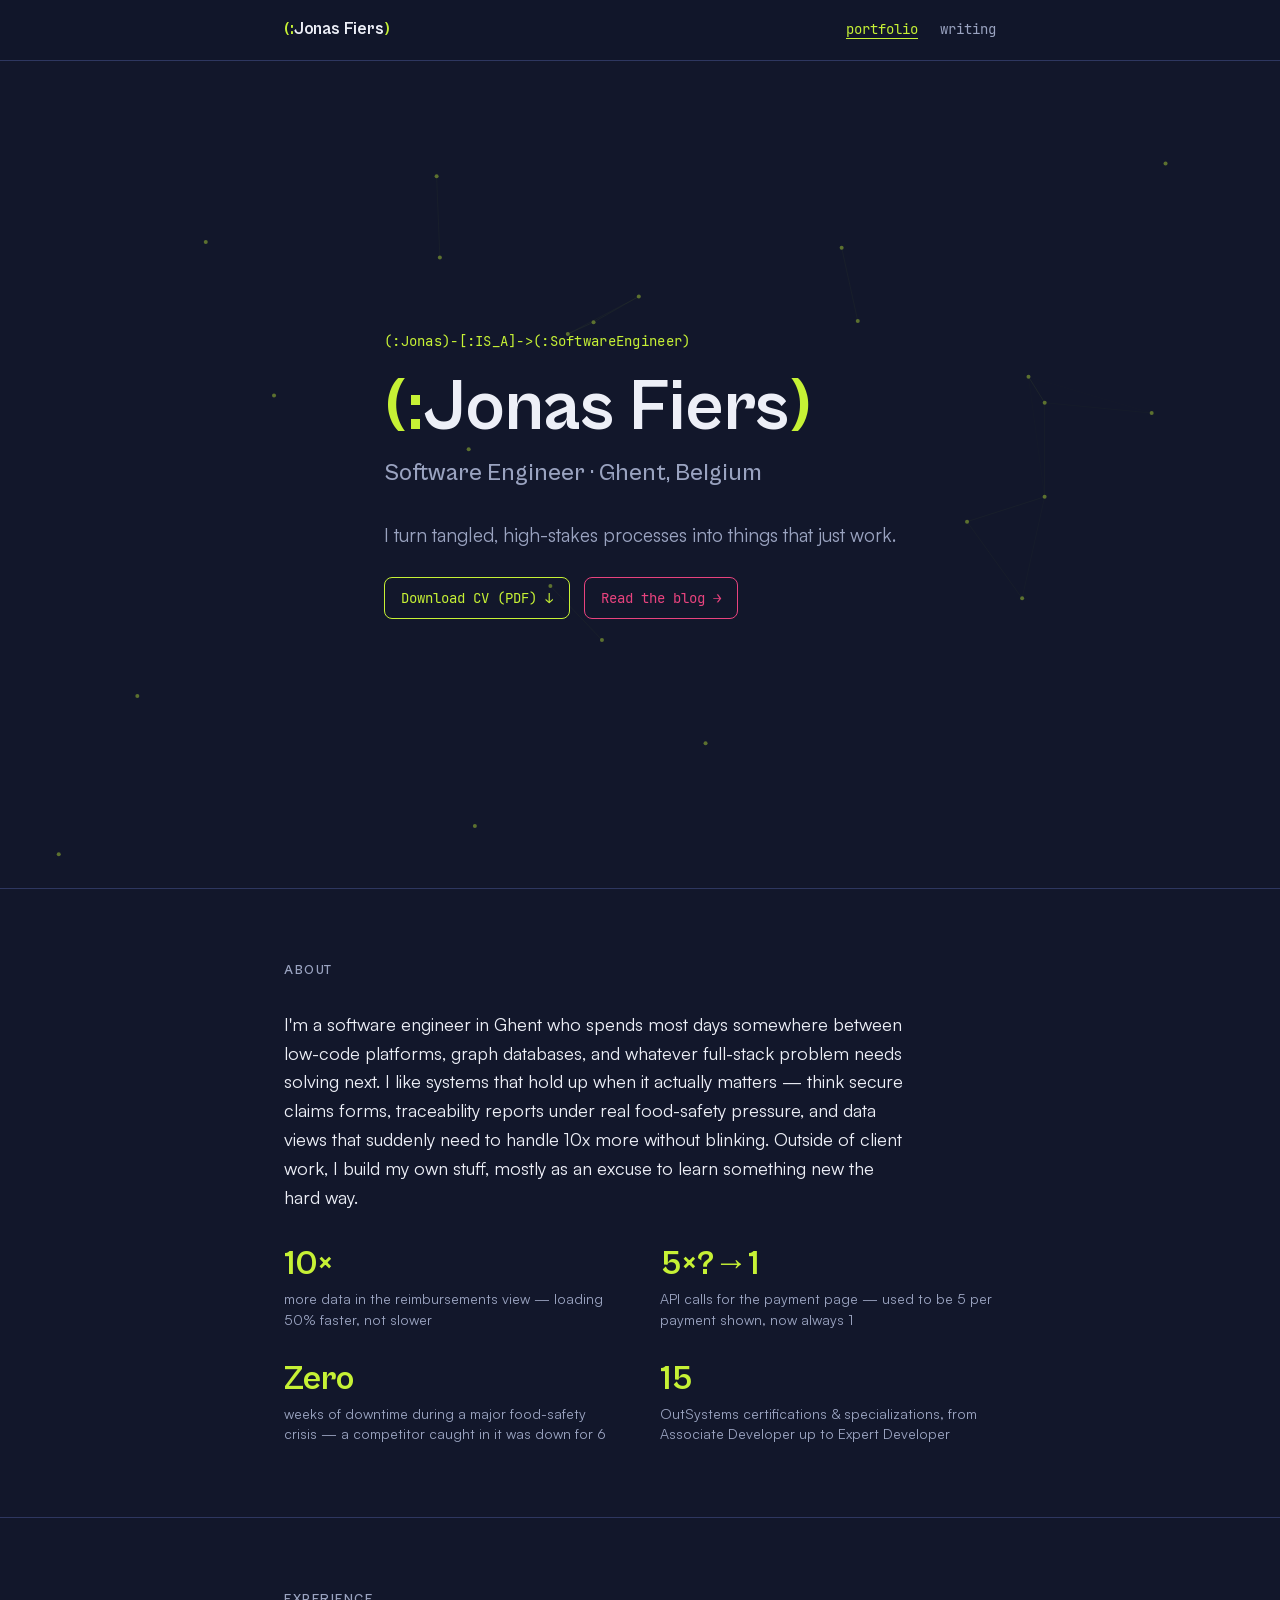
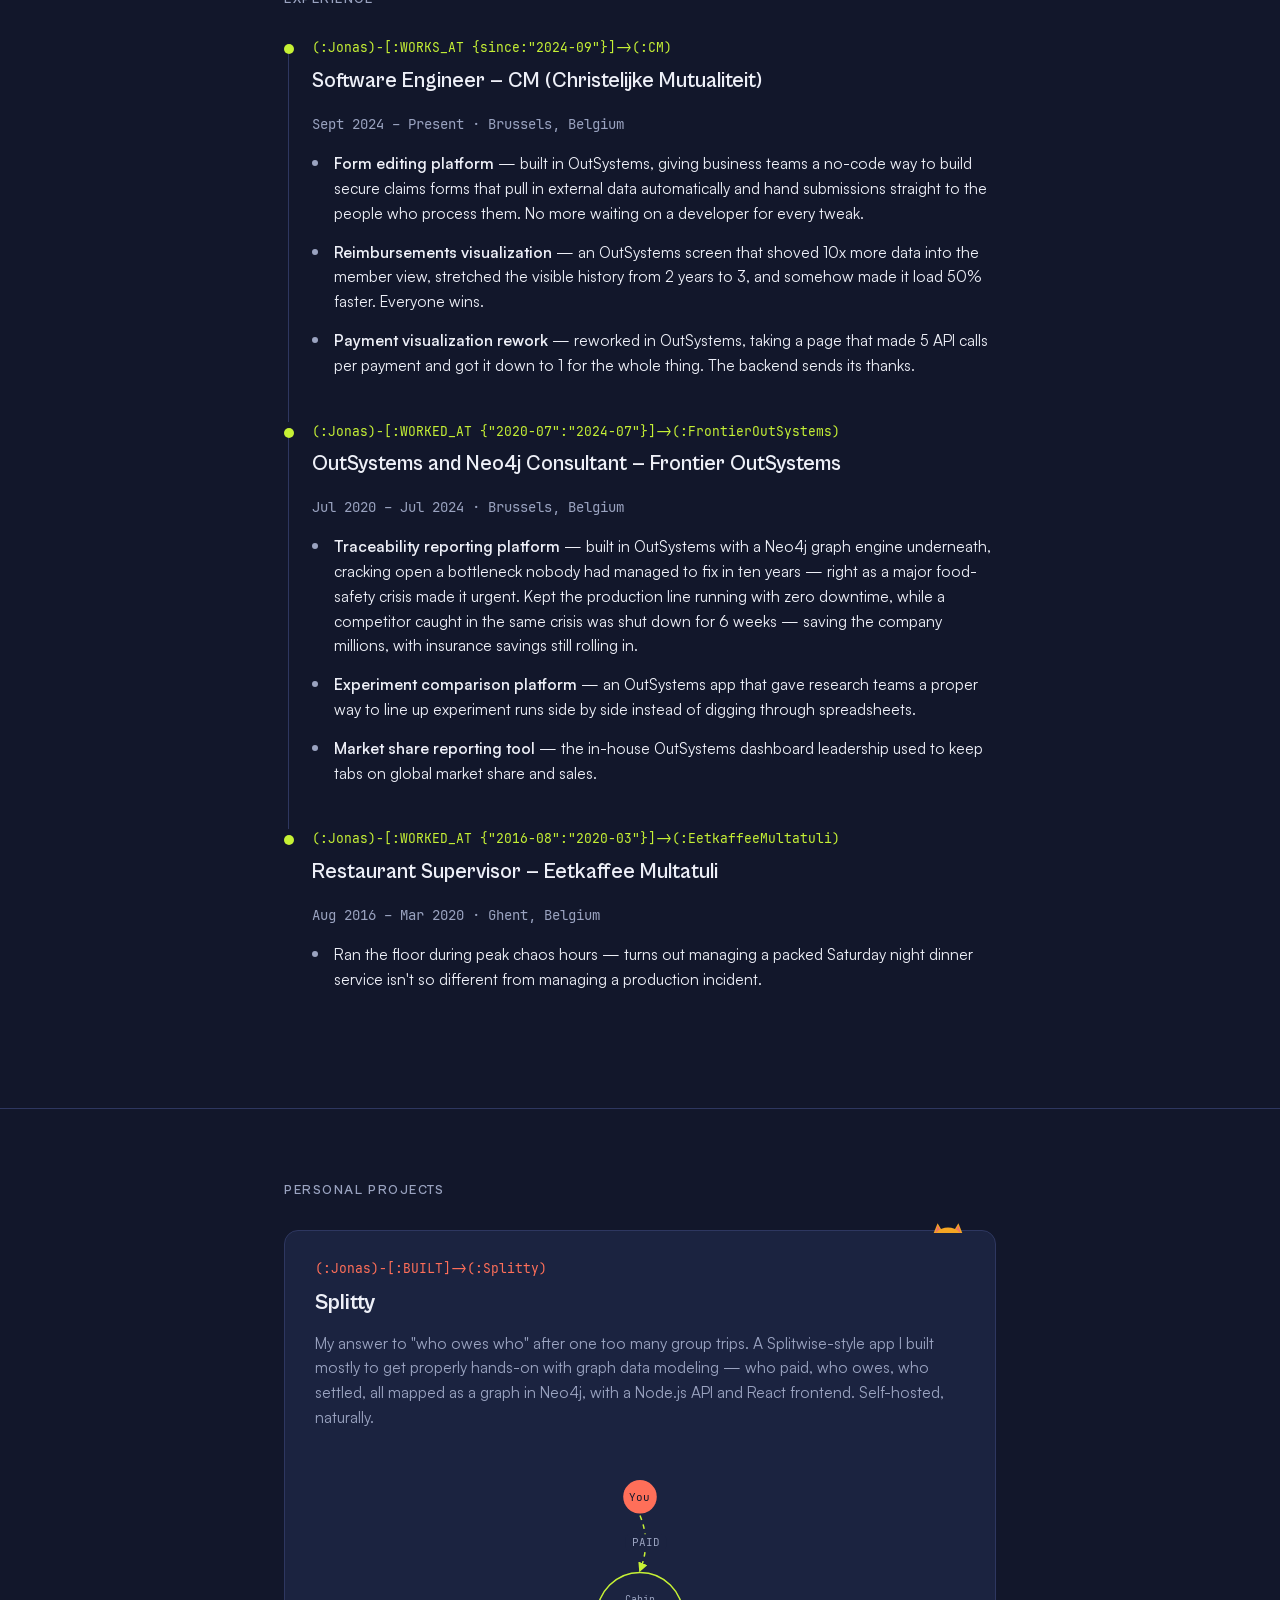
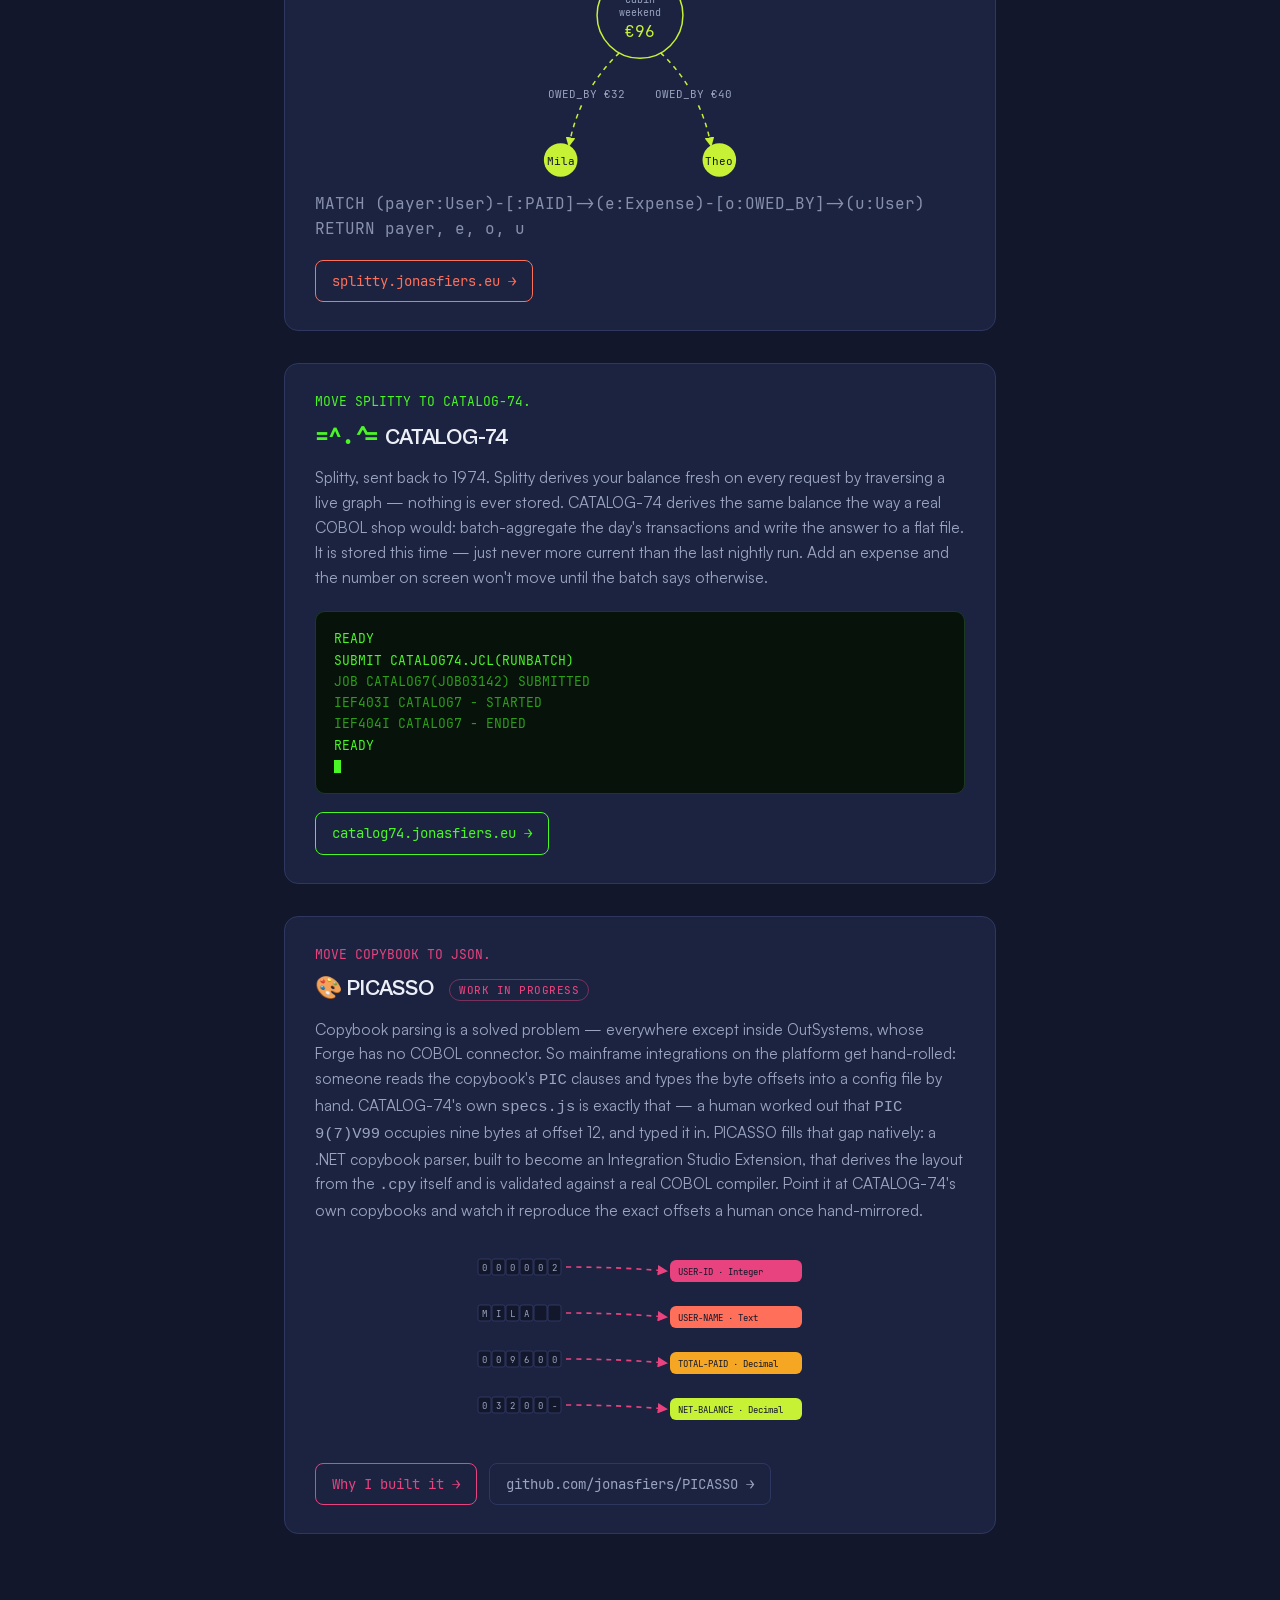
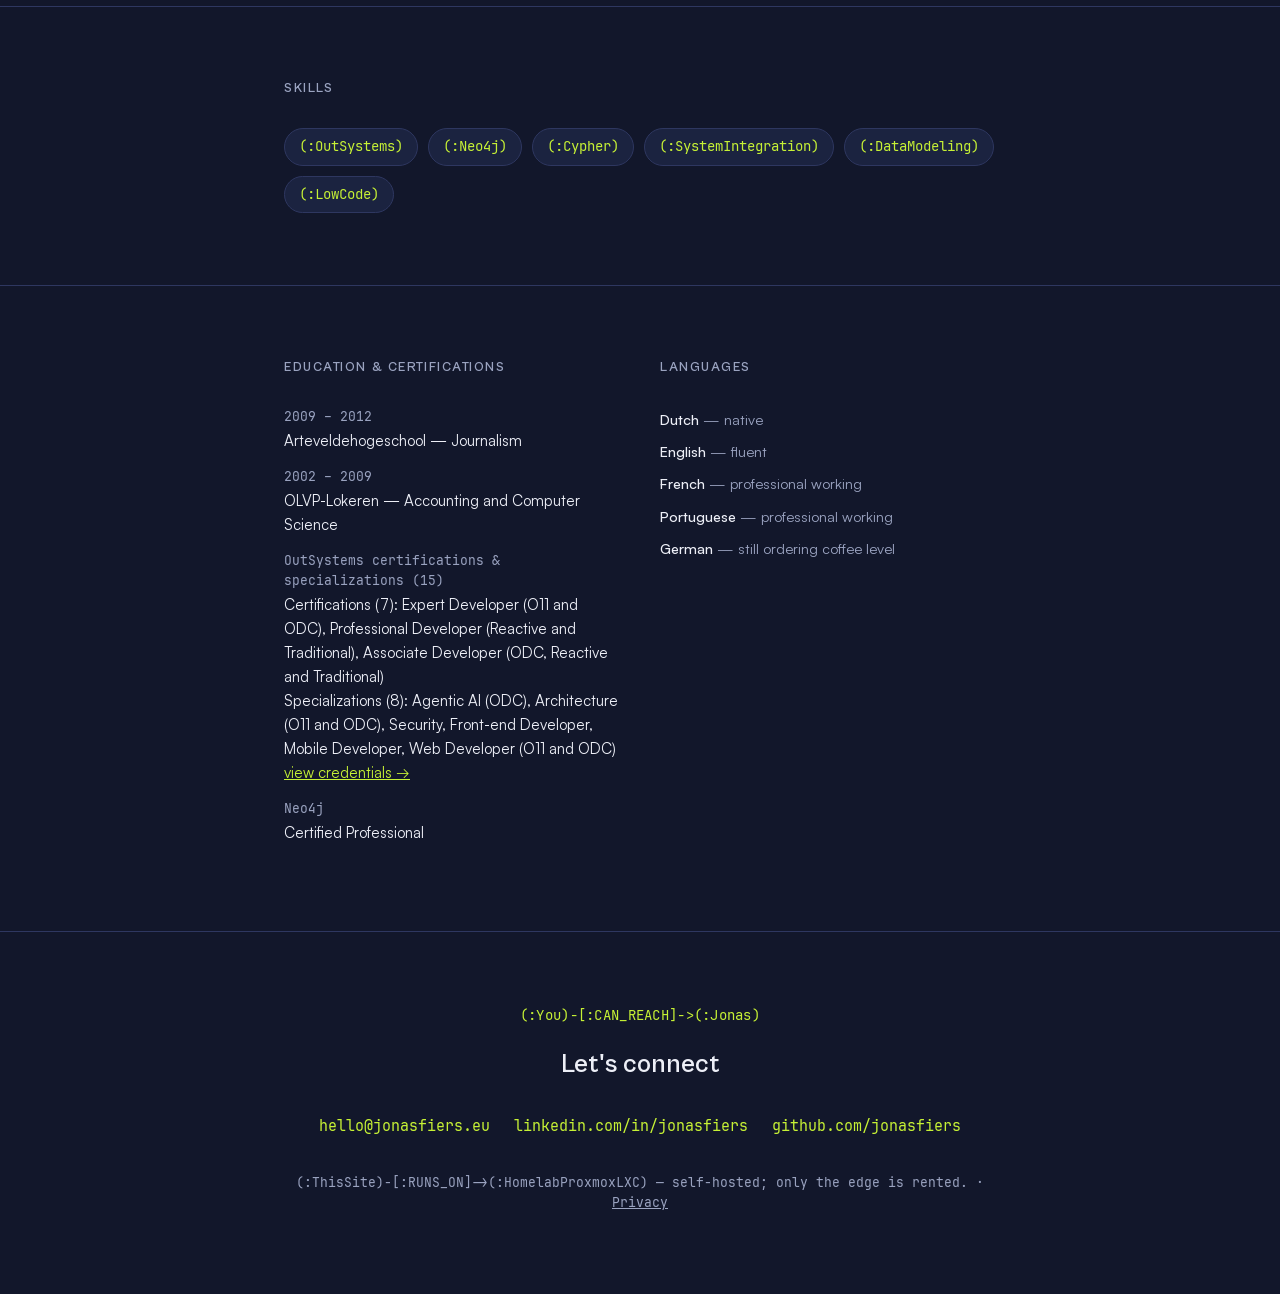
<file: index.html>
<!DOCTYPE html>
<html lang="en">
<head>
<meta charset="UTF-8">
<meta name="viewport" content="width=device-width, initial-scale=1.0">
<title>Jonas Fiers — Software Engineer in Ghent, Belgium</title>
<meta name="description" content="Software engineer in Ghent building enterprise platforms in OutSystems and Neo4j — from secure claims forms to a traceability system that saved millions during a major food-safety crisis.">
<meta property="og:type" content="website">
<meta property="og:url" content="https://www.jonasfiers.eu">
<link rel="canonical" href="https://www.jonasfiers.eu/">
<meta property="og:title" content="Jonas Fiers — Software Engineer">
<meta property="og:description" content="Software engineer in Ghent building enterprise platforms in OutSystems and Neo4j — from secure claims forms to a traceability system that saved millions during a major food-safety crisis.">
<meta property="og:image" content="https://www.jonasfiers.eu/og-image.png">
<meta property="og:image:width" content="1200">
<meta property="og:image:height" content="630">
<meta name="twitter:card" content="summary_large_image">
<meta name="twitter:title" content="Jonas Fiers — Software Engineer">
<meta name="twitter:description" content="Software engineer in Ghent building enterprise platforms in OutSystems and Neo4j — from secure claims forms to a traceability system that saved millions during a major food-safety crisis.">
<meta name="twitter:image" content="https://www.jonasfiers.eu/og-image.png">
<!-- @@favicon@@ -->
<link rel="icon" type="image/svg+xml" href="favicon.svg">
<!-- @@/favicon@@ -->
<link rel="preload" href="fonts/CabinetGrotesk-Variable.woff2" as="font" type="font/woff2" crossorigin>
<link rel="preload" href="fonts/Satoshi-Variable.woff2" as="font" type="font/woff2" crossorigin>
<link rel="preload" href="fonts/JetBrainsMono-Regular.woff2" as="font" type="font/woff2" crossorigin>
<link rel="stylesheet" href="assets/site.css">
<script type="application/ld+json">
{
  "@context": "https://schema.org",
  "@type": "Person",
  "name": "Jonas Fiers",
  "url": "https://www.jonasfiers.eu",
  "jobTitle": "Software Engineer",
  "worksFor": {
    "@type": "Organization",
    "name": "CM (Christelijke Mutualiteit)"
  },
  "address": {
    "@type": "PostalAddress",
    "addressLocality": "Ghent",
    "addressCountry": "BE"
  },
  "email": "mailto:hello@jonasfiers.eu",
  "sameAs": [
    "https://linkedin.com/in/jonasfiers",
    "https://github.com/jonasfiers",
    "https://splitty.jonasfiers.eu",
    "https://catalog74.jonasfiers.eu",
    "https://github.com/jonasfiers/PICASSO"
  ],
  "knowsAbout": ["OutSystems", "Neo4j", "Cypher Query Language", "Low-code development", "Graph data modeling", "Agentic AI", "COBOL", "Legacy system integration"]
}
</script>
</head>
<body class="home">

<!-- @@header@@ -->
<header class="site-header section-portfolio">
  <div class="wrap">
    <a class="brand" href="index.html"><span>(:</span>Jonas Fiers<span>)</span></a>
    <nav class="nav-links" aria-label="Primary">
      <a class="to-portfolio" href="index.html" aria-current="page">Portfolio</a>
      <a class="to-writing" href="blog/index.html">Writing</a>
    </nav>
  </div>
</header>
<!-- @@/header@@ -->

<section class="hero">
  <canvas id="graph-canvas" aria-hidden="true" role="presentation"></canvas>
  <div class="wrap hero-content">
    <p class="eyebrow">(:Jonas)-[:IS_A]-&gt;(:SoftwareEngineer)</p>
    <h1><span>(:</span>Jonas Fiers<span>)</span></h1>
    <p class="role">Software Engineer · Ghent, Belgium</p>
    <p class="tagline">I turn tangled, high-stakes processes into things that just&nbsp;work.</p>
    <div class="hero-links">
      <a class="cv-link" href="Jonas_Fiers_CV.pdf" download>Download CV (PDF) &darr;</a>
      <a class="writing-link" href="blog/index.html">Read the blog &rarr;</a>
    </div>
  </div>
</section>

<section class="about">
  <div class="wrap">
    <h2>About</h2>
    <p>I'm a software engineer in Ghent who spends most days somewhere between low-code platforms, graph databases, and whatever full-stack problem needs solving next. I like systems that hold up when it actually matters &mdash; think secure claims forms, traceability reports under real food-safety pressure, and data views that suddenly need to handle 10x more without blinking. Outside of client work, I build my own stuff, mostly as an excuse to learn something new the hard way.</p>

    <div class="stats">
      <div class="stat">
        <div class="num">10&times;</div>
        <div class="label">more data in the reimbursements view &mdash; loading 50% faster, not slower</div>
      </div>
      <div class="stat">
        <div class="num">5&times;?&rarr;1</div>
        <div class="label">API calls for the payment page &mdash; used to be 5 per payment shown, now always 1</div>
      </div>
      <div class="stat">
        <div class="num">Zero</div>
        <div class="label">weeks of downtime during a major food-safety crisis &mdash; a competitor caught in it was down for 6</div>
      </div>
      <div class="stat">
        <div class="num">15</div>
        <div class="label">OutSystems certifications &amp; specializations, from Associate Developer up to Expert Developer</div>
      </div>
    </div>
  </div>
</section>

<section class="experience">
  <div class="wrap">
    <h2>Experience</h2>

    <div class="job">
      <span class="cypher">(:Jonas)-[:WORKS_AT {since:"2024-09"}]-&gt;(:CM)</span>
      <h3>Software Engineer &mdash; CM (Christelijke Mutualiteit)</h3>
      <p class="meta">Sept 2024 &ndash; Present · Brussels, Belgium</p>
      <div class="project-node"><b>Form editing platform</b> &mdash; built in OutSystems, giving business teams a no-code way to build secure claims forms that pull in external data automatically and hand submissions straight to the people who process them. No more waiting on a developer for every tweak.</div>
      <div class="project-node"><b>Reimbursements visualization</b> &mdash; an OutSystems screen that shoved 10x more data into the member view, stretched the visible history from 2 years to 3, and somehow made it load 50% faster. Everyone wins.</div>
      <div class="project-node"><b>Payment visualization rework</b> &mdash; reworked in OutSystems, taking a page that made 5 API calls per payment and got it down to 1 for the whole thing. The backend sends its thanks.</div>
    </div>

    <div class="job">
      <span class="cypher">(:Jonas)-[:WORKED_AT {"2020-07":"2024-07"}]-&gt;(:FrontierOutSystems)</span>
      <h3>OutSystems and Neo4j Consultant &mdash; Frontier OutSystems</h3>
      <p class="meta">Jul 2020 &ndash; Jul 2024 · Brussels, Belgium</p>
      <div class="project-node"><b>Traceability reporting platform</b> &mdash; built in OutSystems with a Neo4j graph engine underneath, cracking open a bottleneck nobody had managed to fix in ten years &mdash; right as a major food-safety crisis made it urgent. Kept the production line running with zero downtime, while a competitor caught in the same crisis was shut down for 6 weeks &mdash; saving the company millions, with insurance savings still rolling in.</div>
      <div class="project-node"><b>Experiment comparison platform</b> &mdash; an OutSystems app that gave research teams a proper way to line up experiment runs side by side instead of digging through spreadsheets.</div>
      <div class="project-node"><b>Market share reporting tool</b> &mdash; the in-house OutSystems dashboard leadership used to keep tabs on global market share and sales.</div>
    </div>

    <div class="job">
      <span class="cypher">(:Jonas)-[:WORKED_AT {"2016-08":"2020-03"}]-&gt;(:EetkaffeeMultatuli)</span>
      <h3>Restaurant Supervisor &mdash; Eetkaffee Multatuli</h3>
      <p class="meta">Aug 2016 &ndash; Mar 2020 · Ghent, Belgium</p>
      <div class="project-node">Ran the floor during peak chaos hours &mdash; turns out managing a packed Saturday night dinner service isn't so different from managing a production incident.</div>
    </div>
  </div>
</section>

<section class="project">
  <div class="wrap">
    <h2>Personal projects</h2>
    <div class="project-cards">
    <div class="splitty-card">
      <div class="splitty-cat-peek">
        <svg class="splitty-cat" viewBox="0 0 48 48" fill="none" aria-hidden="true">
          <g class="cat-body">
            <g class="cat-ear-left">
              <polygon points="10,18 14,8 20,18" fill="#F5A623"/>
              <polygon points="12,17 14,10 18,17" fill="#F07167"/>
            </g>
            <g class="cat-ear-right">
              <polygon points="28,18 34,8 38,18" fill="#F5A623"/>
              <polygon points="30,17 34,10 36,17" fill="#F07167"/>
            </g>
            <circle cx="24" cy="28" r="16" fill="#F5A623"/>
            <g class="cat-eye-group">
              <ellipse cx="19" cy="27" rx="2.5" ry="3" fill="#2C1A0E"/>
              <circle cx="20" cy="26" r="0.9" fill="white"/>
            </g>
            <g class="cat-eye-group">
              <ellipse cx="29" cy="27" rx="2.5" ry="3" fill="#2C1A0E"/>
              <circle cx="30" cy="26" r="0.9" fill="white"/>
            </g>
            <ellipse cx="24" cy="32" rx="1.5" ry="1.1" fill="#F07167"/>
            <line x1="8" y1="30" x2="19" y2="32" stroke="#2C1A0E" stroke-width="0.7" opacity="0.4"/>
            <line x1="8" y1="33" x2="19" y2="33" stroke="#2C1A0E" stroke-width="0.7" opacity="0.4"/>
            <line x1="29" y1="32" x2="40" y2="30" stroke="#2C1A0E" stroke-width="0.7" opacity="0.4"/>
            <line x1="29" y1="33" x2="40" y2="33" stroke="#2C1A0E" stroke-width="0.7" opacity="0.4"/>
          </g>
        </svg>
      </div>
      <span class="cypher">(:Jonas)-[:BUILT]-&gt;(:Splitty)</span>
      <h3>Splitty</h3>
      <p>My answer to "who owes who" after one too many group trips. A Splitwise-style app I built mostly to get properly hands-on with graph data modeling &mdash; who paid, who owes, who settled, all mapped as a graph in Neo4j, with a Node.js API and React frontend. Self-hosted, naturally.</p>

      <div class="splitty-graph">
        <svg viewBox="0 0 300 365" role="img">
          <title>Splitty's actual data shape: You paid for an Expense, "Cabin weekend" for €96, which is owed by Mila (€32) and Theo (€40). Balances are derived from these PAID and OWED_BY relationships, not stored directly between people.</title>
          <defs>
            <marker id="arrow-lime" viewBox="0 0 10 10" refX="8" refY="5" markerWidth="6.5" markerHeight="6.5" orient="auto-start-reverse">
              <path d="M0,0 L10,5 L0,10 z" fill="var(--lime)"/>
            </marker>
          </defs>

          <path class="flow-edge" d="M150,68 Q162,97 150,127" fill="none" stroke="var(--lime)" stroke-width="1.6" marker-end="url(#arrow-lime)"/>
          <path class="flow-edge delay-1" d="M128,215 Q85,256 74,314" fill="none" stroke="var(--lime)" stroke-width="1.6" marker-end="url(#arrow-lime)"/>
          <path class="flow-edge delay-2" d="M172,215 Q215,256 226,314" fill="none" stroke="var(--lime)" stroke-width="1.6" marker-end="url(#arrow-lime)"/>

          <rect x="134" y="88" width="44" height="18" rx="5" fill="var(--surface)"/>
          <text x="156" y="101" text-anchor="middle" font-family="var(--mono)" font-size="12" fill="var(--text-dim)">PAID</text>

          <rect x="48" y="251" width="90" height="18" rx="5" fill="var(--surface)"/>
          <text x="93" y="264" text-anchor="middle" font-family="var(--mono)" font-size="12" fill="var(--text-dim)">OWED_BY &#8364;32</text>

          <rect x="162" y="251" width="90" height="18" rx="5" fill="var(--surface)"/>
          <text x="207" y="264" text-anchor="middle" font-family="var(--mono)" font-size="12" fill="var(--text-dim)">OWED_BY &#8364;40</text>

          <circle cx="150" cy="175" r="46" fill="var(--surface)" stroke="var(--lime)" stroke-width="1.6"/>
          <text x="150" y="162" text-anchor="middle" font-family="var(--mono)" font-size="11" fill="var(--text-dim)">Cabin</text>
          <text x="150" y="176" text-anchor="middle" font-family="var(--mono)" font-size="11" fill="var(--text-dim)">weekend</text>
          <text x="150" y="198" text-anchor="middle" font-family="var(--mono)" font-size="17" fill="var(--lime)">&#8364;96</text>

          <circle cx="150" cy="48" r="18" fill="var(--coral)"/>
          <text x="150" y="53" text-anchor="middle" font-family="var(--mono)" font-size="12" fill="var(--bg)">You</text>

          <circle cx="65" cy="330" r="18" fill="var(--lime)"/>
          <text x="65" y="335" text-anchor="middle" font-family="var(--mono)" font-size="12" fill="var(--bg)">Mila</text>

          <circle cx="235" cy="330" r="18" fill="var(--lime)"/>
          <text x="235" y="335" text-anchor="middle" font-family="var(--mono)" font-size="12" fill="var(--bg)">Theo</text>
        </svg>
        <p class="splitty-query">MATCH (payer:User)-[:PAID]-&gt;(e:Expense)-[o:OWED_BY]-&gt;(u:User) RETURN payer, e, o, u</p>
      </div>

      <a class="splitty-link" href="https://splitty.jonasfiers.eu" target="_blank" rel="noopener">splitty.jonasfiers.eu &rarr;</a>
    </div>

    <div class="catalog74-card">
      <span class="cypher">MOVE SPLITTY TO CATALOG-74.</span>
      <h3><span class="c74-glyph">=^.^=</span> CATALOG-74</h3>
      <p>Splitty, sent back to 1974. Splitty derives your balance fresh on every request by traversing a live graph &mdash; nothing is ever stored. CATALOG-74 derives the same balance the way a real COBOL shop would: batch-aggregate the day's transactions and write the answer to a flat file. It is stored this time &mdash; just never more current than the last nightly run. Add an expense and the number on screen won't move until the batch says otherwise.</p>

      <div class="c74-terminal"><pre>READY
SUBMIT CATALOG74.JCL(RUNBATCH)
<span class="dim">JOB CATALOG7(JOB03142) SUBMITTED</span>
<span class="dim">IEF403I CATALOG7 - STARTED</span>
<span class="dim">IEF404I CATALOG7 - ENDED</span>
READY
<span class="c74-cursor"></span></pre></div>

      <a class="catalog74-link" href="https://catalog74.jonasfiers.eu" target="_blank" rel="noopener">catalog74.jonasfiers.eu &rarr;</a>
    </div>

    <div class="picasso-card">
      <span class="cypher">MOVE COPYBOOK TO JSON.</span>
      <h3>&#127912; PICASSO <span class="wip">Work in progress</span></h3>
      <p>Copybook parsing is a solved problem &mdash; everywhere except inside OutSystems, whose Forge has no COBOL connector. So mainframe integrations on the platform get hand-rolled: someone reads the copybook's <code>PIC</code> clauses and types the byte offsets into a config file by hand. CATALOG-74's own <code>specs.js</code> is exactly that &mdash; a human worked out that <code>PIC 9(7)V99</code> occupies nine bytes at offset 12, and typed it in. PICASSO fills that gap natively: a .NET copybook parser, built to become an Integration Studio Extension, that derives the layout from the <code>.cpy</code> itself and is validated against a real COBOL compiler. Point it at CATALOG-74's own copybooks and watch it reproduce the exact offsets a human once hand-mirrored.</p>

      <div class="picasso-canvas">
        <svg viewBox="0 0 340 200" role="img">
          <title>PICASSO reading a CATALOG-74 fixed-width record: the same undifferentiated bytes on the left are derived into four typed, named fields on the right &mdash; USER-ID as Integer, USER-NAME as Text, TOTAL-PAID as Decimal, and NET-BALANCE as a signed Decimal whose trailing sign byte belongs to that one field.</title>
          <defs>
            <marker id="arrow-picasso" viewBox="0 0 10 10" refX="8" refY="5" markerWidth="6.5" markerHeight="6.5" orient="auto-start-reverse">
              <path d="M0,0 L10,5 L0,10 z" fill="#E8437E"/>
            </marker>
          </defs>

          <!-- Raw fixed-width bytes: one record, no field boundaries visible. -->
          <g>
            <rect x="8" y="14" width="13" height="16" rx="2" fill="var(--bg)" stroke="var(--border)"/>
            <text x="14.5" y="25.5" text-anchor="middle" class="picasso-byte">0</text>
            <rect x="22" y="14" width="13" height="16" rx="2" fill="var(--bg)" stroke="var(--border)"/>
            <text x="28.5" y="25.5" text-anchor="middle" class="picasso-byte">0</text>
            <rect x="36" y="14" width="13" height="16" rx="2" fill="var(--bg)" stroke="var(--border)"/>
            <text x="42.5" y="25.5" text-anchor="middle" class="picasso-byte">0</text>
            <rect x="50" y="14" width="13" height="16" rx="2" fill="var(--bg)" stroke="var(--border)"/>
            <text x="56.5" y="25.5" text-anchor="middle" class="picasso-byte">0</text>
            <rect x="64" y="14" width="13" height="16" rx="2" fill="var(--bg)" stroke="var(--border)"/>
            <text x="70.5" y="25.5" text-anchor="middle" class="picasso-byte">0</text>
            <rect x="78" y="14" width="13" height="16" rx="2" fill="var(--bg)" stroke="var(--border)"/>
            <text x="84.5" y="25.5" text-anchor="middle" class="picasso-byte">2</text>
          </g>
          <g>
            <rect x="8" y="60" width="13" height="16" rx="2" fill="var(--bg)" stroke="var(--border)"/>
            <text x="14.5" y="71.5" text-anchor="middle" class="picasso-byte">M</text>
            <rect x="22" y="60" width="13" height="16" rx="2" fill="var(--bg)" stroke="var(--border)"/>
            <text x="28.5" y="71.5" text-anchor="middle" class="picasso-byte">I</text>
            <rect x="36" y="60" width="13" height="16" rx="2" fill="var(--bg)" stroke="var(--border)"/>
            <text x="42.5" y="71.5" text-anchor="middle" class="picasso-byte">L</text>
            <rect x="50" y="60" width="13" height="16" rx="2" fill="var(--bg)" stroke="var(--border)"/>
            <text x="56.5" y="71.5" text-anchor="middle" class="picasso-byte">A</text>
            <rect x="64" y="60" width="13" height="16" rx="2" fill="var(--bg)" stroke="var(--border)"/>
            <text x="70.5" y="71.5" text-anchor="middle" class="picasso-byte">&#160;</text>
            <rect x="78" y="60" width="13" height="16" rx="2" fill="var(--bg)" stroke="var(--border)"/>
            <text x="84.5" y="71.5" text-anchor="middle" class="picasso-byte">&#160;</text>
          </g>
          <!-- Amount field, DISPLAY numeric. -->
          <g>
            <rect x="8" y="106" width="13" height="16" rx="2" fill="var(--bg)" stroke="var(--border)"/>
            <text x="14.5" y="117.5" text-anchor="middle" class="picasso-byte">0</text>
            <rect x="22" y="106" width="13" height="16" rx="2" fill="var(--bg)" stroke="var(--border)"/>
            <text x="28.5" y="117.5" text-anchor="middle" class="picasso-byte">0</text>
            <rect x="36" y="106" width="13" height="16" rx="2" fill="var(--bg)" stroke="var(--border)"/>
            <text x="42.5" y="117.5" text-anchor="middle" class="picasso-byte">9</text>
            <rect x="50" y="106" width="13" height="16" rx="2" fill="var(--bg)" stroke="var(--border)"/>
            <text x="56.5" y="117.5" text-anchor="middle" class="picasso-byte">6</text>
            <rect x="64" y="106" width="13" height="16" rx="2" fill="var(--bg)" stroke="var(--border)"/>
            <text x="70.5" y="117.5" text-anchor="middle" class="picasso-byte">0</text>
            <rect x="78" y="106" width="13" height="16" rx="2" fill="var(--bg)" stroke="var(--border)"/>
            <text x="84.5" y="117.5" text-anchor="middle" class="picasso-byte">0</text>
          </g>
          <g>
            <rect x="8" y="152" width="13" height="16" rx="2" fill="var(--bg)" stroke="var(--border)"/>
            <text x="14.5" y="163.5" text-anchor="middle" class="picasso-byte">0</text>
            <rect x="22" y="152" width="13" height="16" rx="2" fill="var(--bg)" stroke="var(--border)"/>
            <text x="28.5" y="163.5" text-anchor="middle" class="picasso-byte">3</text>
            <rect x="36" y="152" width="13" height="16" rx="2" fill="var(--bg)" stroke="var(--border)"/>
            <text x="42.5" y="163.5" text-anchor="middle" class="picasso-byte">2</text>
            <rect x="50" y="152" width="13" height="16" rx="2" fill="var(--bg)" stroke="var(--border)"/>
            <text x="56.5" y="163.5" text-anchor="middle" class="picasso-byte">0</text>
            <rect x="64" y="152" width="13" height="16" rx="2" fill="var(--bg)" stroke="var(--border)"/>
            <text x="70.5" y="163.5" text-anchor="middle" class="picasso-byte">0</text>
            <rect x="78" y="152" width="13" height="16" rx="2" fill="var(--bg)" stroke="var(--border)"/>
            <text x="84.5" y="163.5" text-anchor="middle" class="picasso-byte">&#8722;</text>
          </g>

          <path class="flow-edge" d="M96,22 Q150,22 196,26" fill="none" stroke="#E8437E" stroke-width="1.6" marker-end="url(#arrow-picasso)"/>
          <path class="flow-edge delay-1" d="M96,68 Q150,68 196,72" fill="none" stroke="#E8437E" stroke-width="1.6" marker-end="url(#arrow-picasso)"/>
          <path class="flow-edge delay-2" d="M96,114 Q150,114 196,118" fill="none" stroke="#E8437E" stroke-width="1.6" marker-end="url(#arrow-picasso)"/>
          <path class="flow-edge delay-1" d="M96,160 Q150,160 196,164" fill="none" stroke="#E8437E" stroke-width="1.6" marker-end="url(#arrow-picasso)"/>

          <!-- Typed fields, derived. -->
          <rect x="200" y="15" width="132" height="22" rx="6" fill="#E8437E"/>
          <text x="208" y="30" class="picasso-swatch-label">USER-ID &#183; Integer</text>

          <rect x="200" y="61" width="132" height="22" rx="6" fill="var(--coral)"/>
          <text x="208" y="76" class="picasso-swatch-label">USER-NAME &#183; Text</text>

          <rect x="200" y="107" width="132" height="22" rx="6" fill="#F5A623"/>
          <text x="208" y="122" class="picasso-swatch-label">TOTAL-PAID &#183; Decimal</text>

          <rect x="200" y="153" width="132" height="22" rx="6" fill="var(--lime)"/>
          <text x="208" y="168" class="picasso-swatch-label">NET-BALANCE &#183; Decimal</text>
        </svg>
      </div>

      <div class="picasso-links">
        <a class="picasso-link" href="blog/picasso-the-thing-that-should-exist.html">Why I built it &rarr;</a>
        <a class="picasso-link ghost" href="https://github.com/jonasfiers/PICASSO" target="_blank" rel="noopener">github.com/jonasfiers/PICASSO &rarr;</a>
      </div>
    </div>
    </div>
  </div>
</section>

<section class="skills">
  <div class="wrap">
    <h2>Skills</h2>
    <div class="pills">
      <span class="pill">(:OutSystems)</span>
      <span class="pill">(:Neo4j)</span>
      <span class="pill">(:Cypher)</span>
      <span class="pill">(:SystemIntegration)</span>
      <span class="pill">(:DataModeling)</span>
      <span class="pill">(:LowCode)</span>
    </div>
  </div>
</section>

<section class="edu-lang">
  <div class="wrap grid-two">
    <div>
      <h2>Education &amp; certifications</h2>
      <div class="list-item"><span class="label">2009 &ndash; 2012</span>Arteveldehogeschool &mdash; Journalism</div>
      <div class="list-item"><span class="label">2002 &ndash; 2009</span>OLVP-Lokeren &mdash; Accounting and Computer Science</div>
      <div class="list-item">
        <span class="label">OutSystems certifications &amp; specializations (15)</span>
        Certifications (7): Expert Developer (O11 and ODC), Professional Developer (Reactive and Traditional), Associate Developer (ODC, Reactive and Traditional)<br>
        Specializations (8): Agentic AI (ODC), Architecture (O11 and ODC), Security, Front-end Developer, Mobile Developer, Web Developer (O11 and ODC)<br>
        <a href="https://www.outsystems.com/profile/zbgarzwij8/learn?trk=public_profile_see-credential" target="_blank" rel="noopener" style="color:var(--lime);">view credentials &rarr;</a>
      </div>
      <div class="list-item">
        <span class="label">Neo4j</span>
        Certified Professional
      </div>
    </div>
    <div>
      <h2>Languages</h2>
      <div class="langs">
        <span><b>Dutch</b> &mdash; native</span><br>
        <span><b>English</b> &mdash; fluent</span><br>
        <span><b>French</b> &mdash; professional working</span><br>
        <span><b>Portuguese</b> &mdash; professional working</span><br>
        <span><b>German</b> &mdash; still ordering coffee level</span>
      </div>
    </div>
  </div>
</section>

<section class="contact">
  <div class="wrap">
    <p class="eyebrow" style="display:flex;">(:You)-[:CAN_REACH]-&gt;(:Jonas)</p>
    <h2>Let's connect</h2>
    <div class="contact-links">
      <a href="mailto:hello@jonasfiers.eu">hello@jonasfiers.eu</a>
      <a href="https://linkedin.com/in/jonasfiers" target="_blank" rel="noopener">linkedin.com/in/jonasfiers</a>
      <a href="https://github.com/jonasfiers" target="_blank" rel="noopener">github.com/jonasfiers</a>
    </div>
    <p style="margin-top:36px;font-family:var(--mono);font-size:12.5px;color:var(--text-dim);"><!-- @@fine@@ -->
(:ThisSite)-[:RUNS_ON]-&gt;(:HomelabProxmoxLXC) &mdash; self-hosted; only the edge is rented. &middot; <a href="privacy.html">Privacy</a>
<!-- @@/fine@@ --></p>
  </div>
</section>

<script>
  // subtle drifting node network in hero background
  const canvas = document.getElementById('graph-canvas');
  const ctx = canvas.getContext('2d');
  let w, h, nodes;

  function resize(){
    const hero = canvas.parentElement;
    w = canvas.width = hero.clientWidth;
    h = canvas.height = hero.clientHeight;
  }
  function initNodes(){
    const count = Math.max(18, Math.floor((w*h)/45000));
    nodes = Array.from({length:count}, () => ({
      x: Math.random()*w,
      y: Math.random()*h,
      vx: (Math.random()-0.5)*0.25,
      vy: (Math.random()-0.5)*0.25
    }));
  }
  function tick(){
    ctx.clearRect(0,0,w,h);
    nodes.forEach(n=>{
      n.x += n.vx; n.y += n.vy;
      if(n.x<0||n.x>w) n.vx*=-1;
      if(n.y<0||n.y>h) n.vy*=-1;
    });
    for(let i=0;i<nodes.length;i++){
      for(let j=i+1;j<nodes.length;j++){
        const a=nodes[i], b=nodes[j];
        const d = Math.hypot(a.x-b.x, a.y-b.y);
        if(d<140){
          ctx.strokeStyle = `rgba(198,241,53,${0.14*(1-d/140)})`;
          ctx.lineWidth=1;
          ctx.beginPath();
          ctx.moveTo(a.x,a.y);
          ctx.lineTo(b.x,b.y);
          ctx.stroke();
        }
      }
    }
    nodes.forEach(n=>{
      ctx.fillStyle='rgba(198,241,53,0.75)';
      ctx.beginPath();
      ctx.arc(n.x,n.y,2,0,Math.PI*2);
      ctx.fill();
    });
    requestAnimationFrame(tick);
  }
  if(!window.matchMedia('(prefers-reduced-motion: reduce)').matches){
    resize(); initNodes(); tick();
    let lastW = w;
    window.addEventListener('resize', ()=>{
      // mobile browsers fire resize when the address bar collapses on scroll,
      // changing height only — ignore those so nodes don't jump/regenerate
      if(canvas.parentElement.clientWidth === lastW) return;
      resize(); initNodes();
      lastW = w;
    });
  }
</script>

</body>
</html>
</file>
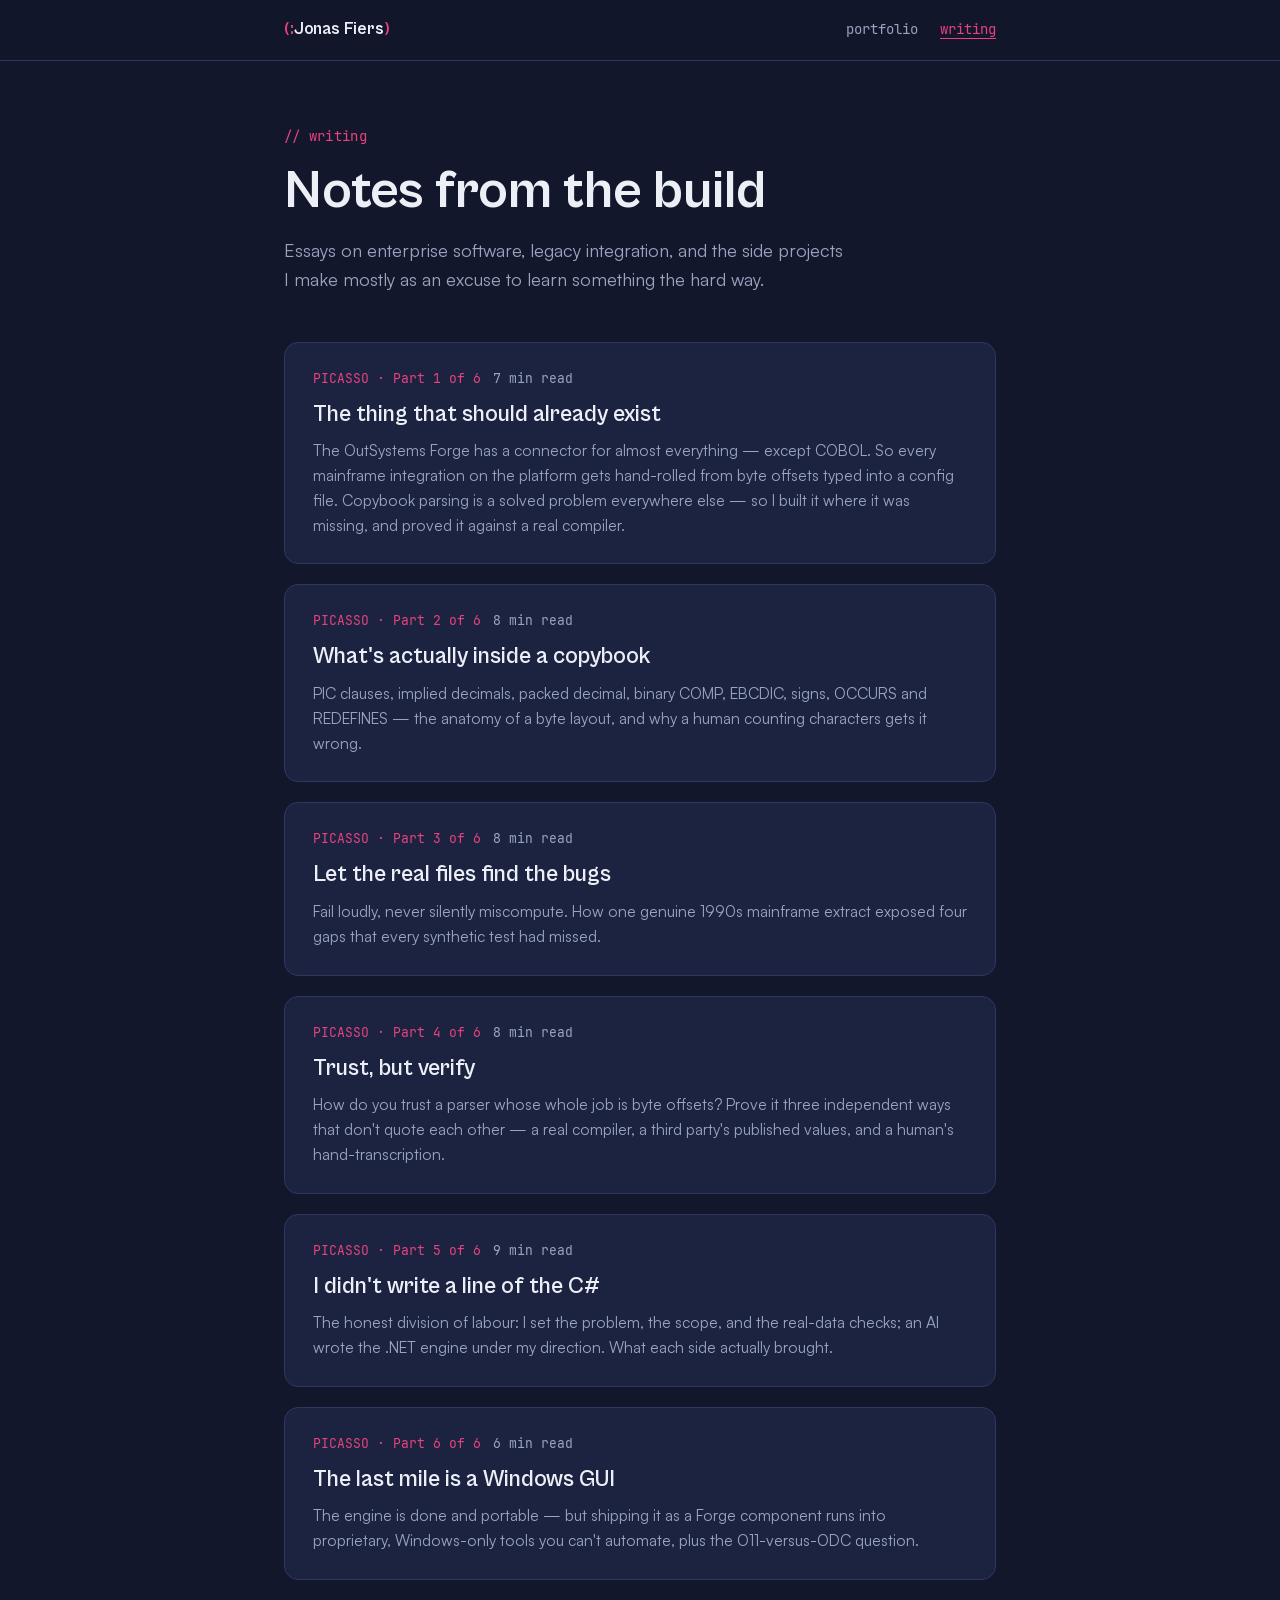
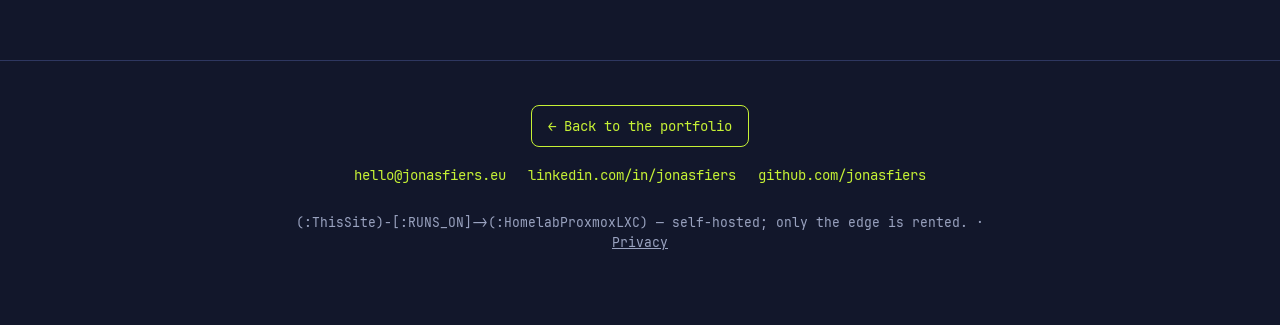
<file: blog/index.html>
<!DOCTYPE html>
<html lang="en">
<head>
<meta charset="UTF-8">
<meta name="viewport" content="width=device-width, initial-scale=1.0">
<title>Writing — Jonas Fiers</title>
<meta name="description" content="Essays on building enterprise software, legacy integration, and the projects I make to learn something the hard way — by Jonas Fiers, software engineer in Ghent.">
<meta property="og:type" content="website">
<meta property="og:url" content="https://www.jonasfiers.eu/blog/">
<link rel="canonical" href="https://www.jonasfiers.eu/blog/">
<meta property="og:title" content="Writing — Jonas Fiers">
<meta property="og:description" content="Essays on building enterprise software, legacy integration, and the projects I make to learn something the hard way.">
<meta property="og:image" content="https://www.jonasfiers.eu/og-image.png">
<meta property="og:image:width" content="1200">
<meta property="og:image:height" content="630">
<meta name="twitter:card" content="summary_large_image">
<meta name="twitter:title" content="Writing — Jonas Fiers">
<meta name="twitter:description" content="Essays on building enterprise software, legacy integration, and the projects I make to learn something the hard way.">
<meta name="twitter:image" content="https://www.jonasfiers.eu/og-image.png">
<!-- @@favicon@@ -->
<link rel="icon" type="image/svg+xml" href="../favicon-writing.svg">
<!-- @@/favicon@@ -->
<link rel="preload" href="../fonts/CabinetGrotesk-Variable.woff2" as="font" type="font/woff2" crossorigin>
<link rel="preload" href="../fonts/Satoshi-Variable.woff2" as="font" type="font/woff2" crossorigin>
<link rel="preload" href="../fonts/JetBrainsMono-Regular.woff2" as="font" type="font/woff2" crossorigin>
<link rel="stylesheet" href="../assets/site.css">

<!--
  ============================================================================
  BLOG SERIES PLAN — "PICASSO: reading a copybook so a human doesn't have to"
  ============================================================================
  A 6-part arc, progressing from the why, through the technical substance,
  the philosophy, the validation, the method, and finally the last mile.
  All six posts are now drafted; the outline below is kept as the map.

  1. The thing that should already exist                        [DRAFTED]
     The goal, and why I picked it. Copybook parsing is solved everywhere
     except inside OutSystems: the Forge has no COBOL connector, and the .NET
     parsers that exist aren't validated or packaged for it, so every mainframe
     integration on the platform gets hand-rolled; CATALOG-74's specs.js is
     that hand-transcription in miniature. So I built it where it was missing.
     That's PICASSO.

  2. What's actually inside a copybook
     The anatomy of a COBOL copybook and why deriving a byte layout is fiddly:
     PIC clauses, implied decimals, COMP-3 packed decimal, EBCDIC, sign
     handling, OCCURS and REDEFINES. Why a human counting characters gets it
     wrong, and why the offsets are computable.

  3. Let the real files find the bugs
     "Fail loudly, never silently miscompute." How running one genuine 1990s
     mainframe extract (DTAR020) surfaced four gaps that no synthetic test
     ever would — fixed-format source, EBCDIC, undelimited records, headless
     copy member — and why a silent wrong answer is the enemy.

  4. Trust, but verify — against a real compiler
     Proving a parser three independent ways that don't reference each other:
     a GnuCOBOL differential oracle, an independent tool's own published
     values, and a human's hand-transcription. Plus the one deliberate
     discrepancy (the COMP-5 dialect) and why we kept it.

  5. I didn't write a line of the C#
     The method: I identified the problem, set scope, and directed an AI
     (Claude) to build it, cross-checking the layouts against a real COBOL
     compiler and a genuine mainframe file. What
     that division of labour is good at, where it needs a human holding the
     spec, and why the honest version is more interesting than pretending.

  6. The last mile is a Windows GUI
     Packaging Picasso.Core into an Integration Studio Extension and getting
     it to Forge — the part you can't automate, and the O11-vs-ODC question.
  ============================================================================
-->
</head>
<body>

<!-- @@header@@ -->
<header class="site-header section-writing">
  <div class="wrap">
    <a class="brand" href="../index.html"><span>(:</span>Jonas Fiers<span>)</span></a>
    <nav class="nav-links" aria-label="Primary">
      <a class="to-portfolio" href="../index.html">Portfolio</a>
      <a class="to-writing" href="index.html" aria-current="page">Writing</a>
    </nav>
  </div>
</header>
<!-- @@/header@@ -->

<main>
  <div class="wrap">
    <div class="index-head">
      <p class="eyebrow">// writing</p>
      <h1>Notes from the build</h1>
      <p class="lede">Essays on enterprise software, legacy integration, and the side projects I make mostly as an excuse to learn something the hard way.</p>
    </div>
  </div>

  <div class="wrap">
    <div class="post-list">

      <a class="post-card" href="picasso-the-thing-that-should-exist.html">
        <div class="kicker">
          <span>PICASSO · Part 1 of 6</span>
          <span class="muted">7 min read</span>
        </div>
        <h2>The thing that should already exist</h2>
        <p>The OutSystems Forge has a connector for almost everything — except COBOL. So every mainframe integration on the platform gets hand-rolled from byte offsets typed into a config file. Copybook parsing is a solved problem everywhere else — so I built it where it was missing, and proved it against a real compiler.</p>
      </a>

      <a class="post-card" href="picasso-inside-a-copybook.html">
        <div class="kicker">
          <span>PICASSO · Part 2 of 6</span>
          <span class="muted">8 min read</span>
        </div>
        <h2>What's actually inside a copybook</h2>
        <p>PIC clauses, implied decimals, packed decimal, binary COMP, EBCDIC, signs, OCCURS and REDEFINES — the anatomy of a byte layout, and why a human counting characters gets it wrong.</p>
      </a>

      <a class="post-card" href="picasso-let-the-real-files-find-the-bugs.html">
        <div class="kicker">
          <span>PICASSO · Part 3 of 6</span>
          <span class="muted">8 min read</span>
        </div>
        <h2>Let the real files find the bugs</h2>
        <p>Fail loudly, never silently miscompute. How one genuine 1990s mainframe extract exposed four gaps that every synthetic test had missed.</p>
      </a>

      <a class="post-card" href="picasso-trust-but-verify.html">
        <div class="kicker">
          <span>PICASSO · Part 4 of 6</span>
          <span class="muted">8 min read</span>
        </div>
        <h2>Trust, but verify</h2>
        <p>How do you trust a parser whose whole job is byte offsets? Prove it three independent ways that don't quote each other — a real compiler, a third party's published values, and a human's hand-transcription.</p>
      </a>

      <a class="post-card" href="picasso-i-didnt-write-the-csharp.html">
        <div class="kicker">
          <span>PICASSO · Part 5 of 6</span>
          <span class="muted">9 min read</span>
        </div>
        <h2>I didn't write a line of the C#</h2>
        <p>The honest division of labour: I set the problem, the scope, and the real-data checks; an AI wrote the .NET engine under my direction. What each side actually brought.</p>
      </a>

      <a class="post-card" href="picasso-the-last-mile-is-a-windows-gui.html">
        <div class="kicker">
          <span>PICASSO · Part 6 of 6</span>
          <span class="muted">6 min read</span>
        </div>
        <h2>The last mile is a Windows GUI</h2>
        <p>The engine is done and portable — but shipping it as a Forge component runs into proprietary, Windows-only tools you can't automate, plus the O11-versus-ODC question.</p>
      </a>

    </div>
  </div>
</main>

<!-- @@footer@@ -->
<footer class="site-footer">
  <div class="wrap">
    <a class="back to-portfolio" href="../index.html">&larr; Back to the portfolio</a>
    <div class="contact-links">
      <a href="mailto:hello@jonasfiers.eu">hello@jonasfiers.eu</a>
      <a href="https://linkedin.com/in/jonasfiers" target="_blank" rel="noopener">linkedin.com/in/jonasfiers</a>
      <a href="https://github.com/jonasfiers" target="_blank" rel="noopener">github.com/jonasfiers</a>
    </div>
    <p class="fine">(:ThisSite)-[:RUNS_ON]-&gt;(:HomelabProxmoxLXC) &mdash; self-hosted; only the edge is rented. &middot; <a href="../privacy.html">Privacy</a></p>
  </div>
</footer>
<!-- @@/footer@@ -->

</body>
</html>
</file>
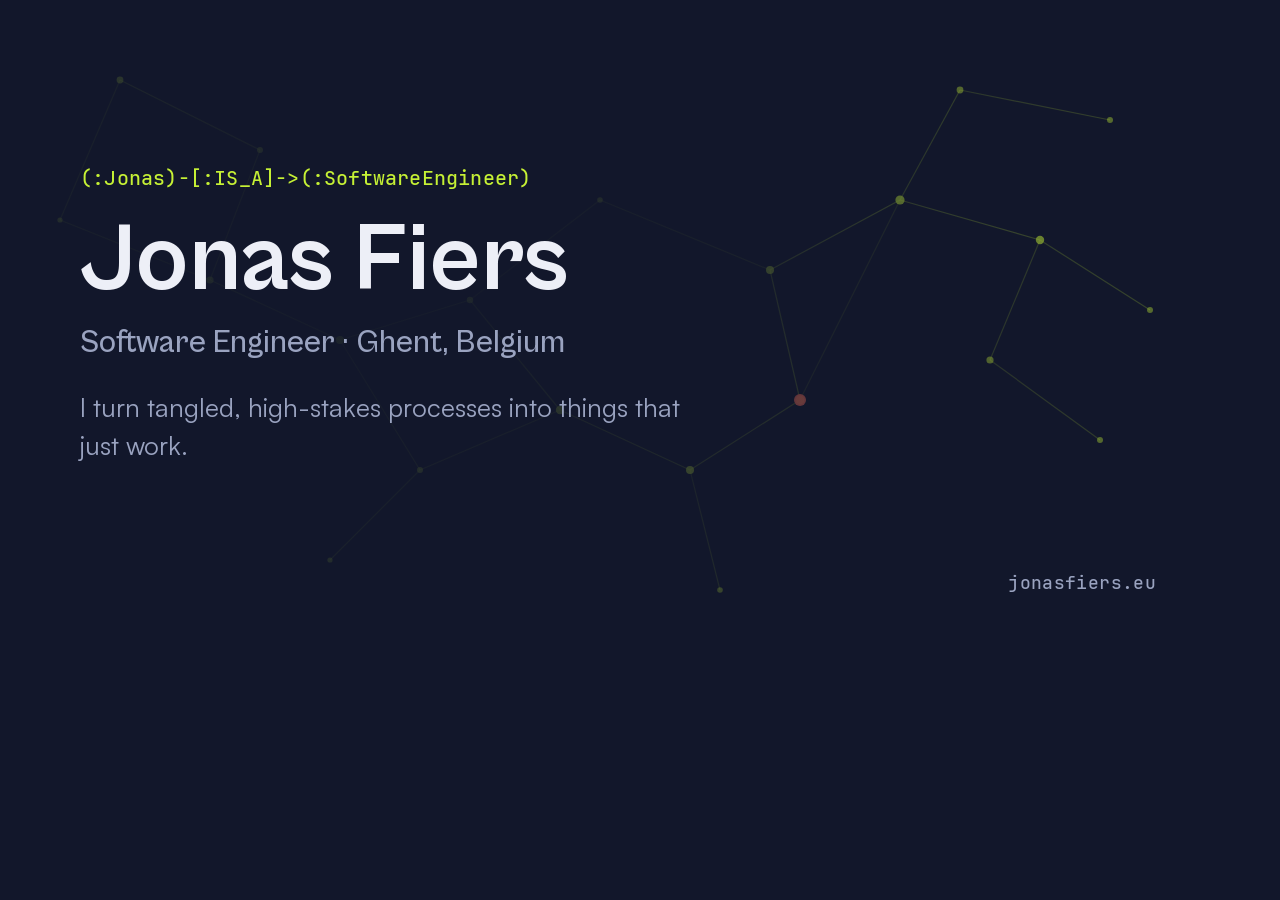
<file: og-template.html>
<!DOCTYPE html>
<html lang="en">
<head>
<meta charset="UTF-8">
<title>OG image source</title>
<style>
  @font-face{
    font-family:'Cabinet Grotesk';
    src:url('fonts/CabinetGrotesk-Variable.woff2') format('woff2-variations');
    font-weight:300 900; font-style:normal;
  }
  @font-face{
    font-family:'Satoshi';
    src:url('fonts/Satoshi-Variable.woff2') format('woff2-variations');
    font-weight:300 900; font-style:normal;
  }
  @font-face{
    font-family:'JetBrains Mono';
    src:url('fonts/JetBrainsMono-Medium.woff2') format('woff2');
    font-weight:500; font-style:normal;
  }
  :root{
    --bg:#12172B;
    --text:#EDEFF7;
    --text-dim:#9AA3C0;
    --lime:#C6F135;
    --coral:#FF6F59;
    --mono:'JetBrains Mono', monospace;
    --sans:'Satoshi', sans-serif;
    --display:'Cabinet Grotesk', sans-serif;
  }
  *{margin:0;padding:0;box-sizing:border-box;}
  html,body{width:1200px;height:630px;overflow:hidden;background:var(--bg);}
  body{position:relative;font-family:var(--sans);}

  .network{position:absolute;inset:0;width:1200px;height:630px;}

  .vignette{
    position:absolute;inset:0;
    background:
      radial-gradient(ellipse 900px 630px at 30% 45%, rgba(18,23,43,0.94) 0%, rgba(18,23,43,0.72) 45%, rgba(18,23,43,0.28) 78%, rgba(18,23,43,0) 100%);
  }

  .content{position:absolute;left:80px;top:0;bottom:0;display:flex;flex-direction:column;justify-content:center;max-width:760px;}

  .eyebrow{
    font-family:var(--mono);
    font-size:20px;
    color:var(--lime);
    margin-bottom:22px;
    letter-spacing:0.01em;
  }
  h1{
    font-family:var(--display);
    font-size:96px;
    font-weight:700;
    color:var(--text);
    line-height:1;
    margin-bottom:14px;
  }
  .role{
    font-family:var(--display);
    font-size:32px;
    font-weight:500;
    color:var(--text-dim);
    margin-bottom:26px;
  }
  .tagline{
    font-size:26px;
    color:var(--text-dim);
    max-width:620px;
    line-height:1.45;
  }

  .sig{
    position:absolute;
    right:44px;
    bottom:36px;
    font-family:var(--mono);
    font-size:18px;
    color:var(--text-dim);
    letter-spacing:0.02em;
  }
</style>
</head>
<body>

<svg class="network" viewBox="0 0 1200 630" xmlns="http://www.w3.org/2000/svg">
  <g stroke="#C6F135" stroke-width="1.2" fill="none">
    <line x1="120" y1="80" x2="260" y2="150" opacity="0.22"/>
    <line x1="260" y1="150" x2="210" y2="280" opacity="0.20"/>
    <line x1="210" y1="280" x2="340" y2="340" opacity="0.24"/>
    <line x1="120" y1="80" x2="60" y2="220" opacity="0.16"/>
    <line x1="60" y1="220" x2="210" y2="280" opacity="0.16"/>
    <line x1="340" y1="340" x2="470" y2="300" opacity="0.22"/>
    <line x1="470" y1="300" x2="560" y2="410" opacity="0.24"/>
    <line x1="340" y1="340" x2="420" y2="470" opacity="0.18"/>
    <line x1="420" y1="470" x2="560" y2="410" opacity="0.18"/>
    <line x1="420" y1="470" x2="330" y2="560" opacity="0.16"/>
    <line x1="560" y1="410" x2="690" y2="470" opacity="0.26"/>
    <line x1="690" y1="470" x2="800" y2="400" opacity="0.28"/>
    <line x1="800" y1="400" x2="770" y2="270" opacity="0.30"/>
    <line x1="770" y1="270" x2="900" y2="200" opacity="0.32"/>
    <line x1="900" y1="200" x2="1040" y2="240" opacity="0.30"/>
    <line x1="900" y1="200" x2="960" y2="90" opacity="0.26"/>
    <line x1="960" y1="90" x2="1110" y2="120" opacity="0.22"/>
    <line x1="1040" y1="240" x2="1150" y2="310" opacity="0.24"/>
    <line x1="1040" y1="240" x2="990" y2="360" opacity="0.22"/>
    <line x1="990" y1="360" x2="1100" y2="440" opacity="0.20"/>
    <line x1="800" y1="400" x2="900" y2="200" opacity="0.14"/>
    <line x1="690" y1="470" x2="720" y2="590" opacity="0.16"/>
    <line x1="470" y1="300" x2="600" y2="200" opacity="0.14"/>
    <line x1="600" y1="200" x2="770" y2="270" opacity="0.16"/>
  </g>
  <g fill="#C6F135">
    <circle cx="120" cy="80" r="3.4" opacity="0.5"/>
    <circle cx="260" cy="150" r="3" opacity="0.45"/>
    <circle cx="210" cy="280" r="3.6" opacity="0.5"/>
    <circle cx="60" cy="220" r="2.6" opacity="0.4"/>
    <circle cx="340" cy="340" r="4" opacity="0.55"/>
    <circle cx="470" cy="300" r="3.2" opacity="0.5"/>
    <circle cx="420" cy="470" r="3" opacity="0.45"/>
    <circle cx="330" cy="560" r="2.6" opacity="0.35"/>
    <circle cx="600" cy="200" r="2.8" opacity="0.4"/>
    <circle cx="560" cy="410" r="4.2" opacity="0.6"/>
    <circle cx="690" cy="470" r="4" opacity="0.65"/>
    <circle cx="800" cy="400" r="4.4" opacity="0.7"/>
    <circle cx="770" cy="270" r="4" opacity="0.65"/>
    <circle cx="900" cy="200" r="4.6" opacity="0.75"/>
    <circle cx="960" cy="90" r="3.4" opacity="0.55"/>
    <circle cx="1110" cy="120" r="3" opacity="0.45"/>
    <circle cx="1040" cy="240" r="4.2" opacity="0.7"/>
    <circle cx="1150" cy="310" r="3" opacity="0.45"/>
    <circle cx="990" cy="360" r="3.6" opacity="0.55"/>
    <circle cx="1100" cy="440" r="3" opacity="0.45"/>
    <circle cx="720" cy="590" r="2.8" opacity="0.4"/>
  </g>
  <circle cx="800" cy="400" r="6" fill="#FF6F59" opacity="0.9"/>
</svg>

<div class="vignette"></div>

<div class="content">
  <div class="eyebrow">(:Jonas)-[:IS_A]-&gt;(:SoftwareEngineer)</div>
  <h1>Jonas Fiers</h1>
  <div class="role">Software Engineer &middot; Ghent, Belgium</div>
  <div class="tagline">I turn tangled, high-stakes processes into things that just work.</div>
</div>

<div class="sig">jonasfiers.eu</div>

</body>
</html>
</file>
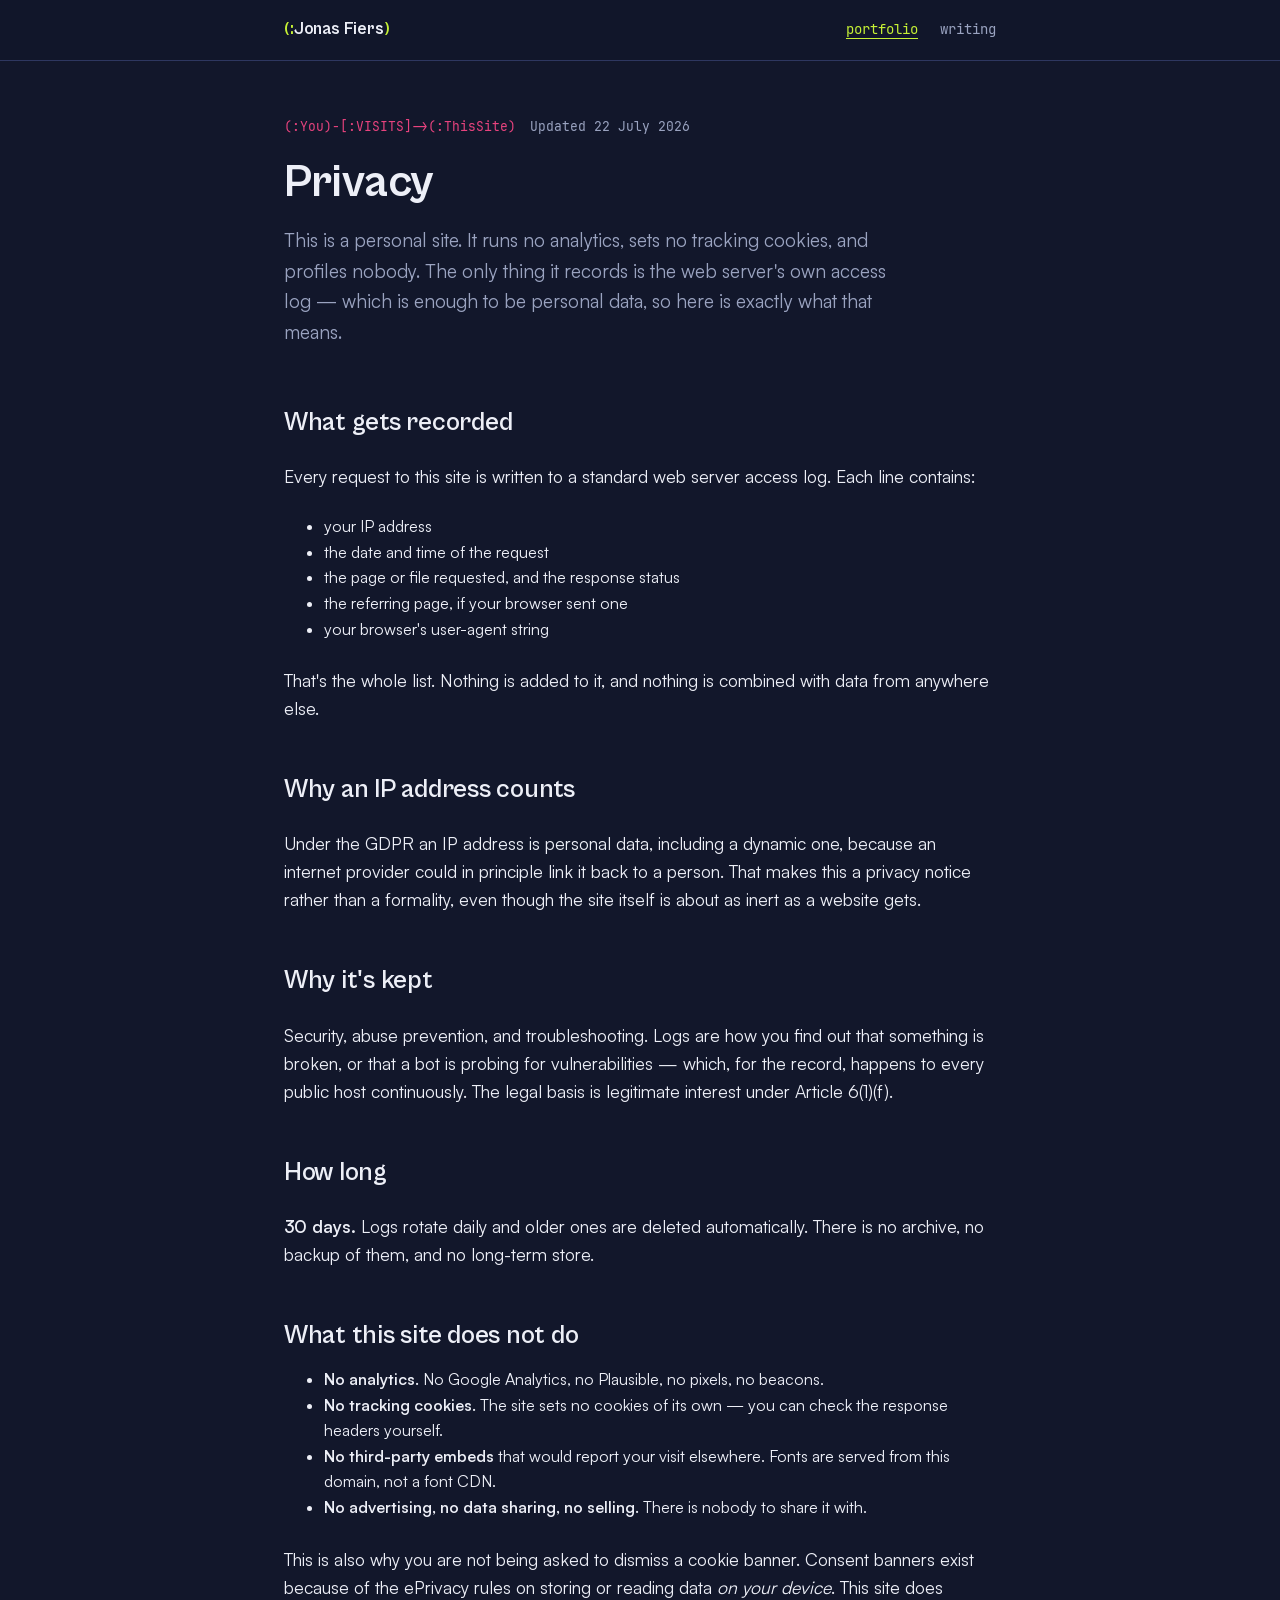
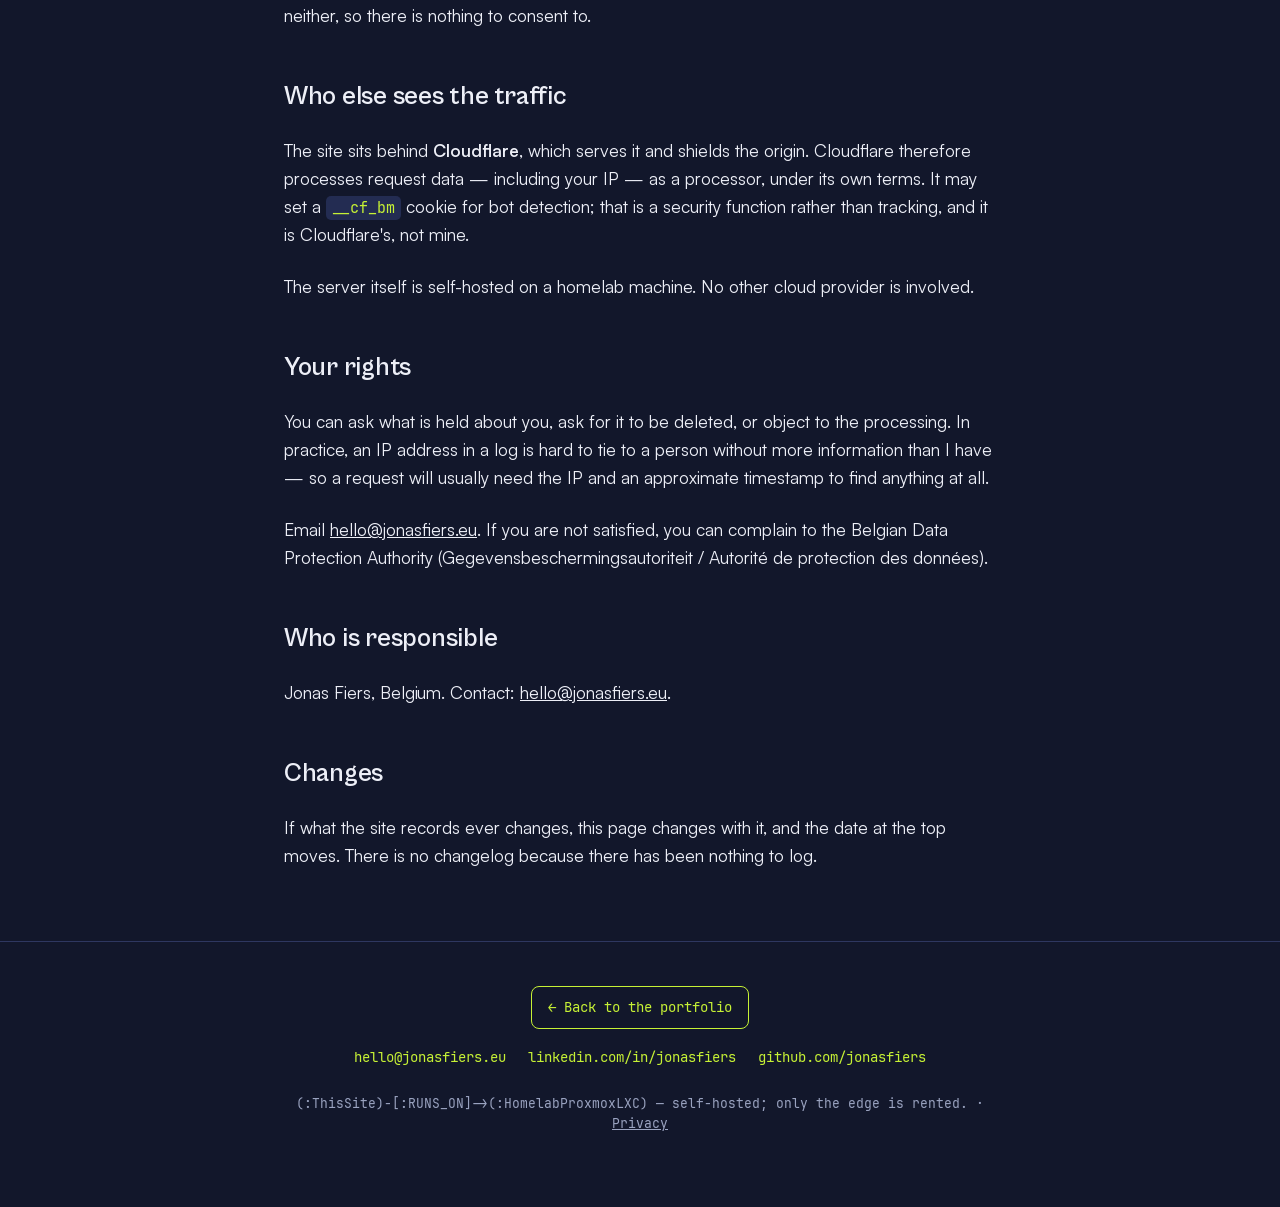
<file: privacy.html>
<!DOCTYPE html>
<html lang="en">
<head>
<meta charset="UTF-8">
<meta name="viewport" content="width=device-width, initial-scale=1.0">
<title>Privacy — Jonas Fiers</title>
<meta name="description" content="What this site records, why, and for how long. No analytics, no tracking cookies, no third-party profiling — just server logs kept 30 days for security and troubleshooting.">
<meta property="og:type" content="website">
<meta property="og:url" content="https://www.jonasfiers.eu/privacy.html">
<link rel="canonical" href="https://www.jonasfiers.eu/privacy.html">
<meta property="og:title" content="Privacy">
<meta property="og:description" content="What this site records, why, and for how long. No analytics, no tracking cookies, no third-party profiling.">
<meta property="og:image" content="https://www.jonasfiers.eu/og-image.png">
<meta property="og:image:width" content="1200">
<meta property="og:image:height" content="630">
<meta name="twitter:card" content="summary_large_image">
<meta name="twitter:title" content="Privacy">
<meta name="twitter:description" content="What this site records, why, and for how long. No analytics, no tracking cookies, no third-party profiling.">
<meta name="twitter:image" content="https://www.jonasfiers.eu/og-image.png">
<!-- @@favicon@@ -->
<link rel="icon" type="image/svg+xml" href="favicon.svg">
<!-- @@/favicon@@ -->
<link rel="preload" href="fonts/CabinetGrotesk-Variable.woff2" as="font" type="font/woff2" crossorigin>
<link rel="preload" href="fonts/Satoshi-Variable.woff2" as="font" type="font/woff2" crossorigin>
<link rel="preload" href="fonts/JetBrainsMono-Regular.woff2" as="font" type="font/woff2" crossorigin>
<link rel="stylesheet" href="assets/site.css">
</head>
<body>

<!-- @@header@@ -->
<header class="site-header section-portfolio">
  <div class="wrap">
    <a class="brand" href="index.html"><span>(:</span>Jonas Fiers<span>)</span></a>
    <nav class="nav-links" aria-label="Primary">
      <a class="to-portfolio" href="index.html" aria-current="page">Portfolio</a>
      <a class="to-writing" href="blog/index.html">Writing</a>
    </nav>
  </div>
</header>
<!-- @@/header@@ -->

<main>
  <div class="wrap">

    <div class="article-head">
      <p class="kicker">
        <span>(:You)-[:VISITS]-&gt;(:ThisSite)</span>
        <span class="muted">Updated 22 July 2026</span>
      </p>
      <h1>Privacy</h1>
      <p class="standfirst">This is a personal site. It runs no analytics, sets no tracking cookies, and profiles nobody. The only thing it records is the web server's own access log — which is enough to be personal data, so here is exactly what that means.</p>
    </div>

    <article class="post">

      <h2>What gets recorded</h2>
      <p>Every request to this site is written to a standard web server access log. Each line contains:</p>
      <ul>
        <li>your IP address</li>
        <li>the date and time of the request</li>
        <li>the page or file requested, and the response status</li>
        <li>the referring page, if your browser sent one</li>
        <li>your browser's user-agent string</li>
      </ul>
      <p>That's the whole list. Nothing is added to it, and nothing is combined with data from anywhere else.</p>

      <h2>Why an IP address counts</h2>
      <p>Under the GDPR an IP address is personal data, including a dynamic one, because an internet provider could in principle link it back to a person. That makes this a privacy notice rather than a formality, even though the site itself is about as inert as a website gets.</p>

      <h2>Why it's kept</h2>
      <p>Security, abuse prevention, and troubleshooting. Logs are how you find out that something is broken, or that a bot is probing for vulnerabilities — which, for the record, happens to every public host continuously. The legal basis is legitimate interest under Article 6(1)(f).</p>

      <h2>How long</h2>
      <p><strong>30 days.</strong> Logs rotate daily and older ones are deleted automatically. There is no archive, no backup of them, and no long-term store.</p>

      <h2>What this site does not do</h2>
      <ul>
        <li><strong>No analytics.</strong> No Google Analytics, no Plausible, no pixels, no beacons.</li>
        <li><strong>No tracking cookies.</strong> The site sets no cookies of its own — you can check the response headers yourself.</li>
        <li><strong>No third-party embeds</strong> that would report your visit elsewhere. Fonts are served from this domain, not a font CDN.</li>
        <li><strong>No advertising, no data sharing, no selling.</strong> There is nobody to share it with.</li>
      </ul>
      <p>This is also why you are not being asked to dismiss a cookie banner. Consent banners exist because of the ePrivacy rules on storing or reading data <em>on your device</em>. This site does neither, so there is nothing to consent to.</p>

      <h2>Who else sees the traffic</h2>
      <p>The site sits behind <strong>Cloudflare</strong>, which serves it and shields the origin. Cloudflare therefore processes request data — including your IP — as a processor, under its own terms. It may set a <code>__cf_bm</code> cookie for bot detection; that is a security function rather than tracking, and it is Cloudflare's, not mine.</p>
      <p>The server itself is self-hosted on a homelab machine. No other cloud provider is involved.</p>

      <h2>Your rights</h2>
      <p>You can ask what is held about you, ask for it to be deleted, or object to the processing. In practice, an IP address in a log is hard to tie to a person without more information than I have — so a request will usually need the IP and an approximate timestamp to find anything at all.</p>
      <p>Email <a href="mailto:hello@jonasfiers.eu">hello@jonasfiers.eu</a>. If you are not satisfied, you can complain to the Belgian Data Protection Authority (Gegevensbeschermingsautoriteit / Autorité de protection des données).</p>

      <h2>Who is responsible</h2>
      <p>Jonas Fiers, Belgium. Contact: <a href="mailto:hello@jonasfiers.eu">hello@jonasfiers.eu</a>.</p>

      <h2>Changes</h2>
      <p>If what the site records ever changes, this page changes with it, and the date at the top moves. There is no changelog because there has been nothing to log.</p>

    </article>

  </div>
</main>

<footer class="site-footer">
  <div class="wrap">
    <a class="back to-portfolio" href="index.html">&larr; Back to the portfolio</a>
    <div class="contact-links">
      <a href="mailto:hello@jonasfiers.eu">hello@jonasfiers.eu</a>
      <a href="https://linkedin.com/in/jonasfiers" target="_blank" rel="noopener">linkedin.com/in/jonasfiers</a>
      <a href="https://github.com/jonasfiers" target="_blank" rel="noopener">github.com/jonasfiers</a>
    </div>
    <p class="fine"><!-- @@fine@@ -->
(:ThisSite)-[:RUNS_ON]-&gt;(:HomelabProxmoxLXC) &mdash; self-hosted; only the edge is rented. &middot; <a href="privacy.html">Privacy</a>
<!-- @@/fine@@ --></p>
  </div>
</footer>

</body>
</html>
</file>
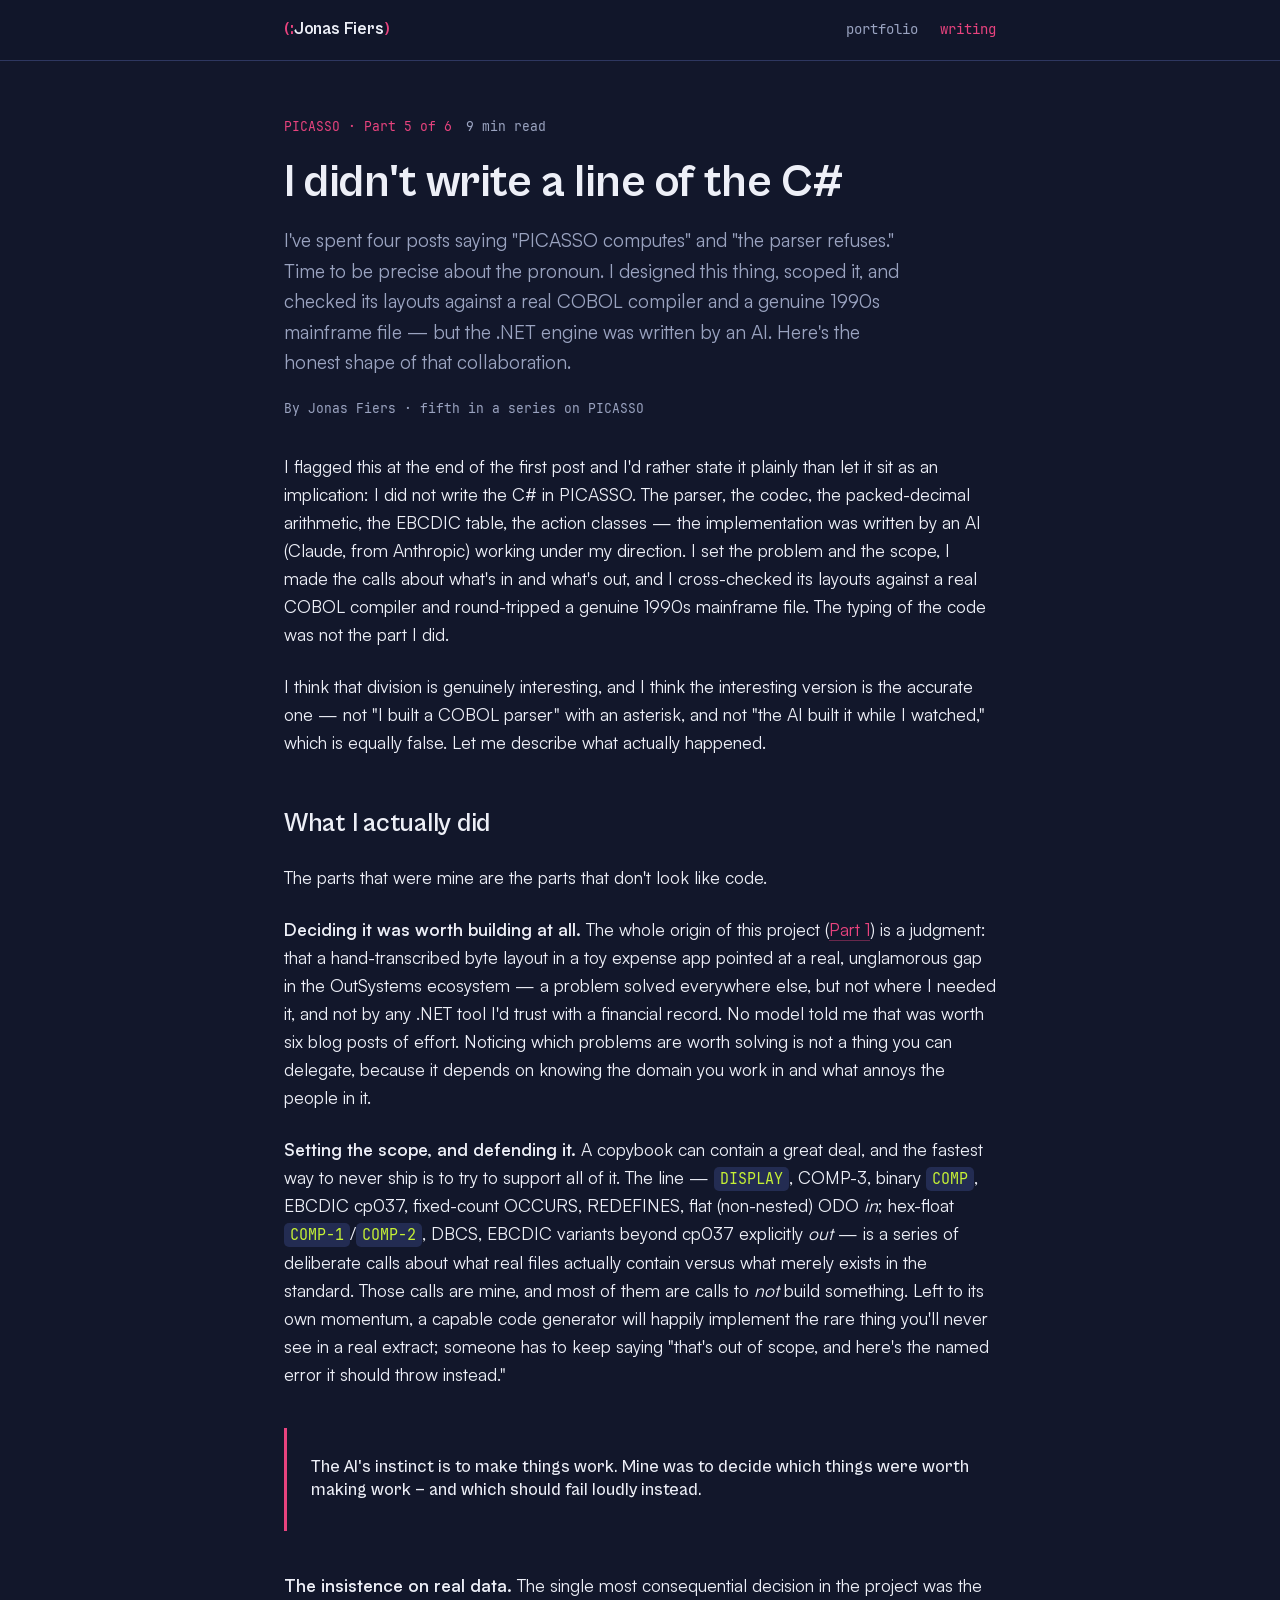
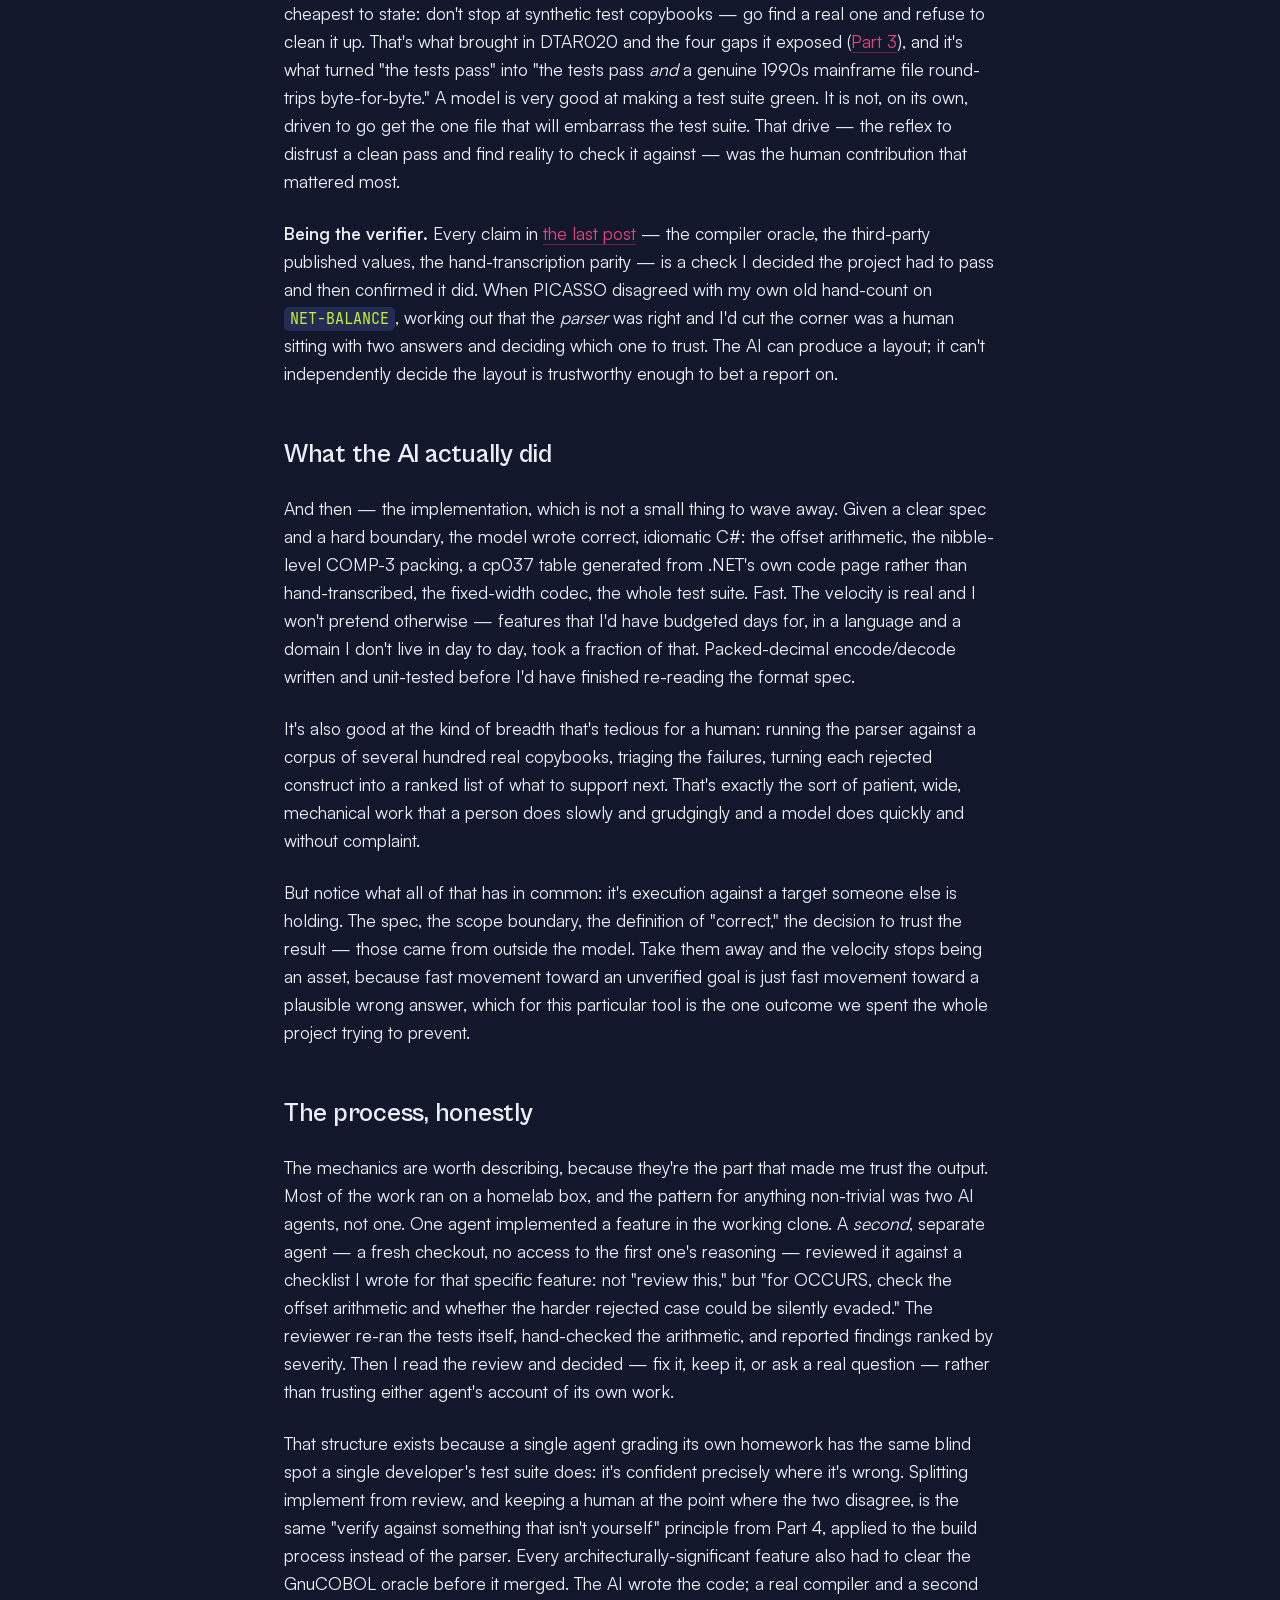
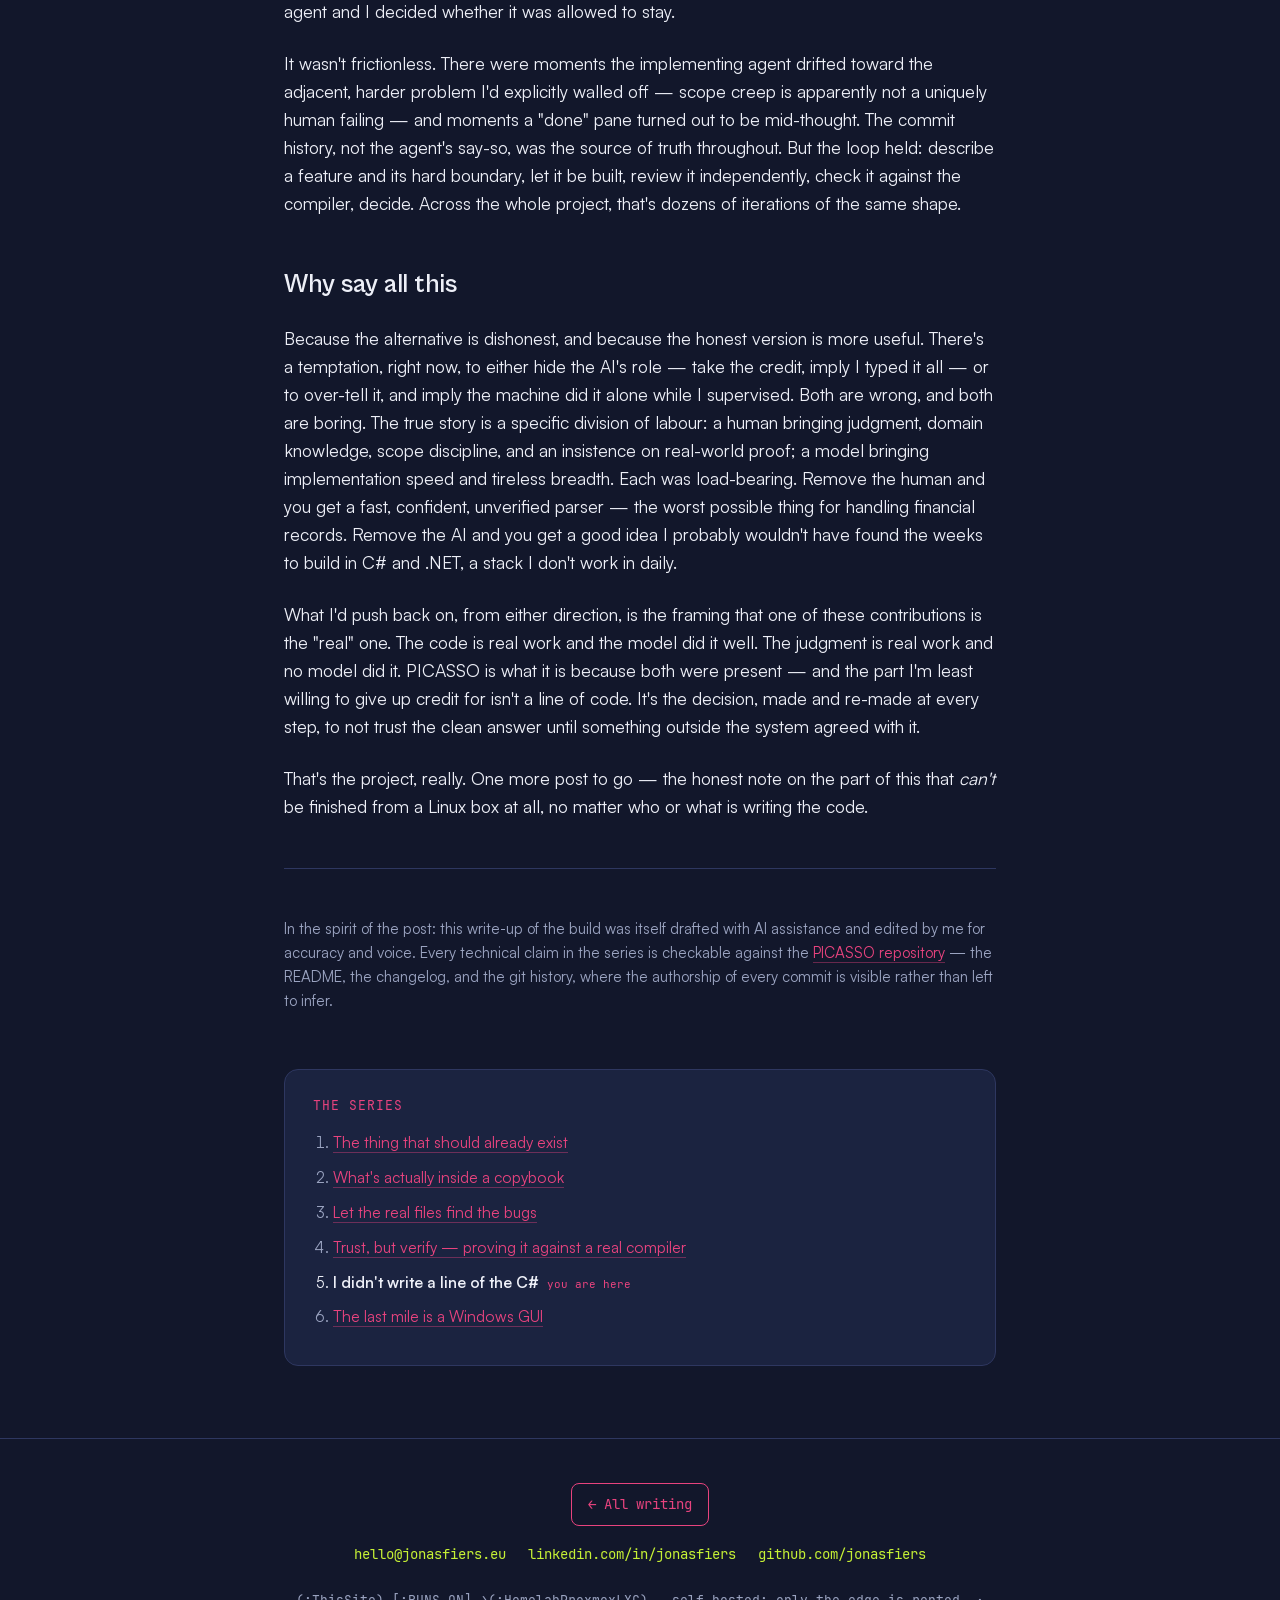
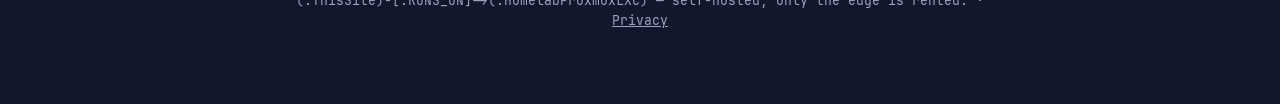
<file: blog/picasso-i-didnt-write-the-csharp.html>
<!DOCTYPE html>
<html lang="en">
<head>
<meta charset="UTF-8">
<meta name="viewport" content="width=device-width, initial-scale=1.0">
<title>I didn't write a line of the C# — Jonas Fiers</title>
<meta name="description" content="The honest version of how PICASSO got built. I identified the problem, set the scope, and checked the layouts against a real COBOL compiler (GnuCOBOL) and a genuine 1990s mainframe file — but the .NET engine was written by an AI under my direction. Here's what that division of labour was actually like.">
<meta property="og:type" content="article">
<meta property="og:url" content="https://www.jonasfiers.eu/blog/picasso-i-didnt-write-the-csharp.html">
<link rel="canonical" href="https://www.jonasfiers.eu/blog/picasso-i-didnt-write-the-csharp.html">
<meta property="og:title" content="I didn't write a line of the C#">
<meta property="og:description" content="The honest version: I set the problem, the scope, and checked the layouts against a real COBOL compiler and a genuine mainframe file — an AI wrote the .NET engine under my direction. What each side actually brought.">
<meta property="og:image" content="https://www.jonasfiers.eu/og-image.png">
<meta property="og:image:width" content="1200">
<meta property="og:image:height" content="630">
<meta property="article:published_time" content="2026-07-20">
<meta property="article:author" content="Jonas Fiers">
<meta name="twitter:card" content="summary_large_image">
<meta name="twitter:title" content="I didn't write a line of the C#">
<meta name="twitter:description" content="The honest version: I set the problem, the scope, and checked the layouts against a real COBOL compiler and a genuine mainframe file — an AI wrote the .NET engine under my direction.">
<meta name="twitter:image" content="https://www.jonasfiers.eu/og-image.png">
<!-- @@favicon@@ -->
<link rel="icon" type="image/svg+xml" href="../favicon-writing.svg">
<!-- @@/favicon@@ -->
<link rel="preload" href="../fonts/CabinetGrotesk-Variable.woff2" as="font" type="font/woff2" crossorigin>
<link rel="preload" href="../fonts/Satoshi-Variable.woff2" as="font" type="font/woff2" crossorigin>
<link rel="preload" href="../fonts/JetBrainsMono-Regular.woff2" as="font" type="font/woff2" crossorigin>
<link rel="stylesheet" href="../assets/site.css">
<script type="application/ld+json">
{
  "@context": "https://schema.org",
  "@type": "BlogPosting",
  "headline": "I didn't write a line of the C#",
  "description": "The honest division of labour behind PICASSO: a human holding the spec and the real-data checks, an AI writing the implementation under direction.",
  "datePublished": "2026-07-20",
  "author": { "@type": "Person", "name": "Jonas Fiers", "url": "https://www.jonasfiers.eu" },
  "image": "https://www.jonasfiers.eu/og-image.png",
  "mainEntityOfPage": "https://www.jonasfiers.eu/blog/picasso-i-didnt-write-the-csharp.html",
  "isPartOf": { "@type": "Blog", "name": "Notes from the build" }
}
</script>
</head>
<body>

<!-- @@header@@ -->
<header class="site-header section-writing">
  <div class="wrap">
    <a class="brand" href="../index.html"><span>(:</span>Jonas Fiers<span>)</span></a>
    <nav class="nav-links" aria-label="Primary">
      <a class="to-portfolio" href="../index.html">Portfolio</a>
      <a class="to-writing" href="index.html">Writing</a>
    </nav>
  </div>
</header>
<!-- @@/header@@ -->

<main>
  <div class="wrap">

    <div class="article-head">
      <p class="kicker">
        <span>PICASSO · Part 5 of 6</span>
        <span class="muted">9 min read</span>
      </p>
      <h1>I didn't write a line of the C#</h1>
      <p class="standfirst">I've spent four posts saying "PICASSO computes" and "the parser refuses." Time to be precise about the pronoun. I designed this thing, scoped it, and checked its layouts against a real COBOL compiler and a genuine 1990s mainframe file — but the .NET engine was written by an AI. Here's the honest shape of that collaboration.</p>
      <p class="byline">By Jonas Fiers · fifth in a series on PICASSO</p>
    </div>

    <article class="post">

      <p>I flagged this at the end of the first post and I'd rather state it plainly than let it sit as an implication: I did not write the C# in PICASSO. The parser, the codec, the packed-decimal arithmetic, the EBCDIC table, the action classes — the implementation was written by an AI (Claude, from Anthropic) working under my direction. I set the problem and the scope, I made the calls about what's in and what's out, and I cross-checked its layouts against a real COBOL compiler and round-tripped a genuine 1990s mainframe file. The typing of the code was not the part I did.</p>

      <p>I think that division is genuinely interesting, and I think the interesting version is the accurate one — not "I built a COBOL parser" with an asterisk, and not "the AI built it while I watched," which is equally false. Let me describe what actually happened.</p>

      <h2>What I actually did</h2>

      <p>The parts that were mine are the parts that don't look like code.</p>

      <p><strong>Deciding it was worth building at all.</strong> The whole origin of this project (<a class="inline" href="picasso-the-thing-that-should-exist.html">Part 1</a>) is a judgment: that a hand-transcribed byte layout in a toy expense app pointed at a real, unglamorous gap in the OutSystems ecosystem — a problem solved everywhere else, but not where I needed it, and not by any .NET tool I'd trust with a financial record. No model told me that was worth six blog posts of effort. Noticing which problems are worth solving is not a thing you can delegate, because it depends on knowing the domain you work in and what annoys the people in it.</p>

      <p><strong>Setting the scope, and defending it.</strong> A copybook can contain a great deal, and the fastest way to never ship is to try to support all of it. The line — <code>DISPLAY</code>, COMP-3, binary <code>COMP</code>, EBCDIC cp037, fixed-count OCCURS, REDEFINES, flat (non-nested) ODO <em>in</em>; hex-float <code>COMP-1</code>/<code>COMP-2</code>, DBCS, EBCDIC variants beyond cp037 explicitly <em>out</em> — is a series of deliberate calls about what real files actually contain versus what merely exists in the standard. Those calls are mine, and most of them are calls to <em>not</em> build something. Left to its own momentum, a capable code generator will happily implement the rare thing you'll never see in a real extract; someone has to keep saying "that's out of scope, and here's the named error it should throw instead."</p>

      <div class="pull">
        <p>The AI's instinct is to make things work. Mine was to decide which things were worth making work — and which should fail loudly instead.</p>
      </div>

      <p><strong>The insistence on real data.</strong> The single most consequential decision in the project was the cheapest to state: don't stop at synthetic test copybooks — go find a real one and refuse to clean it up. That's what brought in DTAR020 and the four gaps it exposed (<a class="inline" href="picasso-let-the-real-files-find-the-bugs.html">Part 3</a>), and it's what turned "the tests pass" into "the tests pass <em>and</em> a genuine 1990s mainframe file round-trips byte-for-byte." A model is very good at making a test suite green. It is not, on its own, driven to go get the one file that will embarrass the test suite. That drive — the reflex to distrust a clean pass and find reality to check it against — was the human contribution that mattered most.</p>

      <p><strong>Being the verifier.</strong> Every claim in <a class="inline" href="picasso-trust-but-verify.html">the last post</a> — the compiler oracle, the third-party published values, the hand-transcription parity — is a check I decided the project had to pass and then confirmed it did. When PICASSO disagreed with my own old hand-count on <code>NET-BALANCE</code>, working out that the <em>parser</em> was right and I'd cut the corner was a human sitting with two answers and deciding which one to trust. The AI can produce a layout; it can't independently decide the layout is trustworthy enough to bet a report on.</p>

      <h2>What the AI actually did</h2>

      <p>And then — the implementation, which is not a small thing to wave away. Given a clear spec and a hard boundary, the model wrote correct, idiomatic C#: the offset arithmetic, the nibble-level COMP-3 packing, a cp037 table generated from .NET's own code page rather than hand-transcribed, the fixed-width codec, the whole test suite. Fast. The velocity is real and I won't pretend otherwise — features that I'd have budgeted days for, in a language and a domain I don't live in day to day, took a fraction of that. Packed-decimal encode/decode written and unit-tested before I'd have finished re-reading the format spec.</p>

      <p>It's also good at the kind of breadth that's tedious for a human: running the parser against a corpus of several hundred real copybooks, triaging the failures, turning each rejected construct into a ranked list of what to support next. That's exactly the sort of patient, wide, mechanical work that a person does slowly and grudgingly and a model does quickly and without complaint.</p>

      <p>But notice what all of that has in common: it's execution against a target someone else is holding. The spec, the scope boundary, the definition of "correct," the decision to trust the result — those came from outside the model. Take them away and the velocity stops being an asset, because fast movement toward an unverified goal is just fast movement toward a plausible wrong answer, which for this particular tool is the one outcome we spent the whole project trying to prevent.</p>

      <h2>The process, honestly</h2>

      <p>The mechanics are worth describing, because they're the part that made me trust the output. Most of the work ran on a homelab box, and the pattern for anything non-trivial was two AI agents, not one. One agent implemented a feature in the working clone. A <em>second</em>, separate agent — a fresh checkout, no access to the first one's reasoning — reviewed it against a checklist I wrote for that specific feature: not "review this," but "for OCCURS, check the offset arithmetic and whether the harder rejected case could be silently evaded." The reviewer re-ran the tests itself, hand-checked the arithmetic, and reported findings ranked by severity. Then I read the review and decided — fix it, keep it, or ask a real question — rather than trusting either agent's account of its own work.</p>

      <p>That structure exists because a single agent grading its own homework has the same blind spot a single developer's test suite does: it's confident precisely where it's wrong. Splitting implement from review, and keeping a human at the point where the two disagree, is the same "verify against something that isn't yourself" principle from Part 4, applied to the build process instead of the parser. Every architecturally-significant feature also had to clear the GnuCOBOL oracle before it merged. The AI wrote the code; a real compiler and a second agent and I decided whether it was allowed to stay.</p>

      <p>It wasn't frictionless. There were moments the implementing agent drifted toward the adjacent, harder problem I'd explicitly walled off — scope creep is apparently not a uniquely human failing — and moments a "done" pane turned out to be mid-thought. The commit history, not the agent's say-so, was the source of truth throughout. But the loop held: describe a feature and its hard boundary, let it be built, review it independently, check it against the compiler, decide. Across the whole project, that's dozens of iterations of the same shape.</p>

      <h2>Why say all this</h2>

      <p>Because the alternative is dishonest, and because the honest version is more useful. There's a temptation, right now, to either hide the AI's role — take the credit, imply I typed it all — or to over-tell it, and imply the machine did it alone while I supervised. Both are wrong, and both are boring. The true story is a specific division of labour: a human bringing judgment, domain knowledge, scope discipline, and an insistence on real-world proof; a model bringing implementation speed and tireless breadth. Each was load-bearing. Remove the human and you get a fast, confident, unverified parser — the worst possible thing for handling financial records. Remove the AI and you get a good idea I probably wouldn't have found the weeks to build in C# and .NET, a stack I don't work in daily.</p>

      <p>What I'd push back on, from either direction, is the framing that one of these contributions is the "real" one. The code is real work and the model did it well. The judgment is real work and no model did it. PICASSO is what it is because both were present — and the part I'm least willing to give up credit for isn't a line of code. It's the decision, made and re-made at every step, to not trust the clean answer until something outside the system agreed with it.</p>

      <p>That's the project, really. One more post to go — the honest note on the part of this that <em>can't</em> be finished from a Linux box at all, no matter who or what is writing the code.</p>

      <hr>

      <p style="font-size:15px;color:var(--text-dim);">In the spirit of the post: this write-up of the build was itself drafted with AI assistance and edited by me for accuracy and voice. Every technical claim in the series is checkable against the <a class="inline" href="https://github.com/jonasfiers/PICASSO" target="_blank" rel="noopener">PICASSO repository</a> — the README, the changelog, and the git history, where the authorship of every commit is visible rather than left to infer.</p>

      <div class="series-next">
        <p class="label">The series</p>
        <ol>
          <li><a class="inline" href="picasso-the-thing-that-should-exist.html">The thing that should already exist</a></li>
          <li><a class="inline" href="picasso-inside-a-copybook.html">What's actually inside a copybook</a></li>
          <li><a class="inline" href="picasso-let-the-real-files-find-the-bugs.html">Let the real files find the bugs</a></li>
          <li><a class="inline" href="picasso-trust-but-verify.html">Trust, but verify — proving it against a real compiler</a></li>
          <li class="done"><b>I didn't write a line of the C#</b><span class="tag">you are here</span></li>
          <li><a class="inline" href="picasso-the-last-mile-is-a-windows-gui.html">The last mile is a Windows GUI</a></li>
        </ol>
      </div>

    </article>
  </div>
</main>

<!-- @@footer@@ -->
<footer class="site-footer">
  <div class="wrap">
    <a class="back to-writing" href="index.html">&larr; All writing</a>
    <div class="contact-links">
      <a href="mailto:hello@jonasfiers.eu">hello@jonasfiers.eu</a>
      <a href="https://linkedin.com/in/jonasfiers" target="_blank" rel="noopener">linkedin.com/in/jonasfiers</a>
      <a href="https://github.com/jonasfiers" target="_blank" rel="noopener">github.com/jonasfiers</a>
    </div>
    <p class="fine">(:ThisSite)-[:RUNS_ON]-&gt;(:HomelabProxmoxLXC) &mdash; self-hosted; only the edge is rented. &middot; <a href="../privacy.html">Privacy</a></p>
  </div>
</footer>
<!-- @@/footer@@ -->

</body>
</html>
</file>
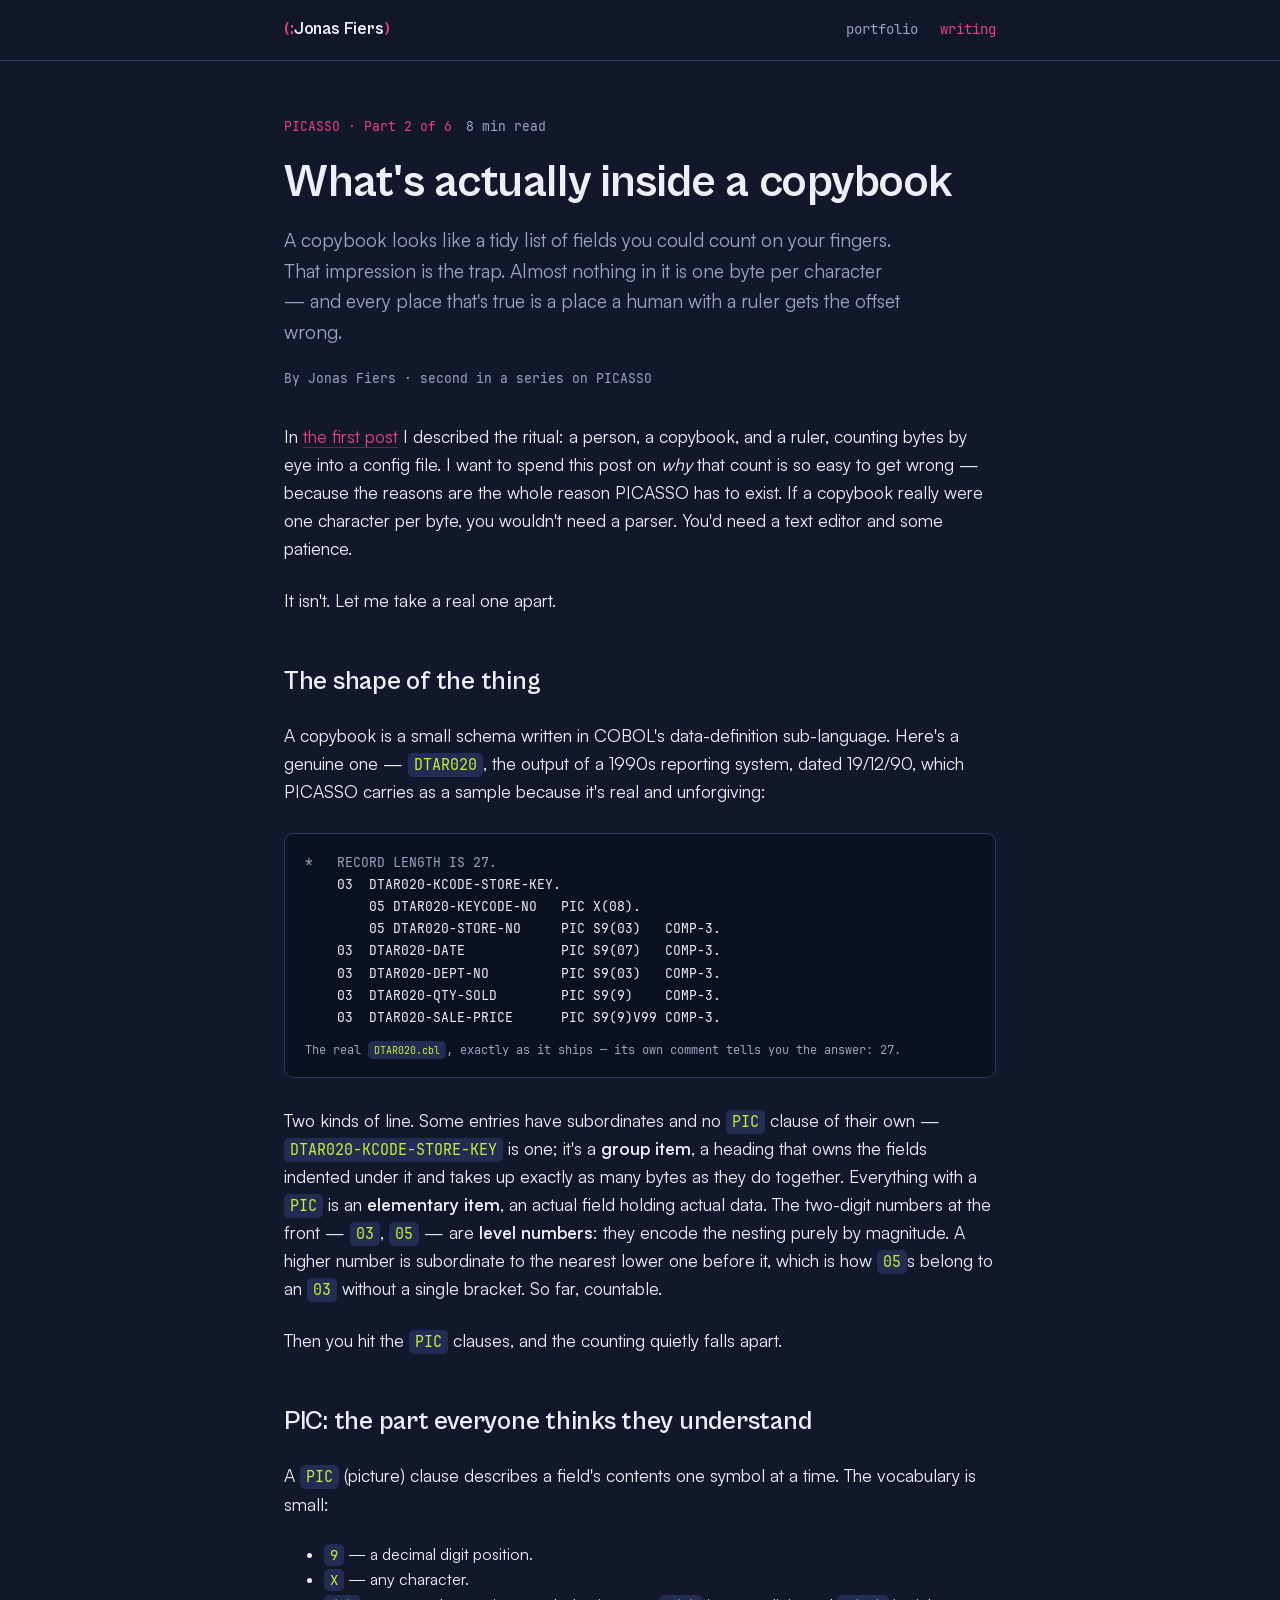
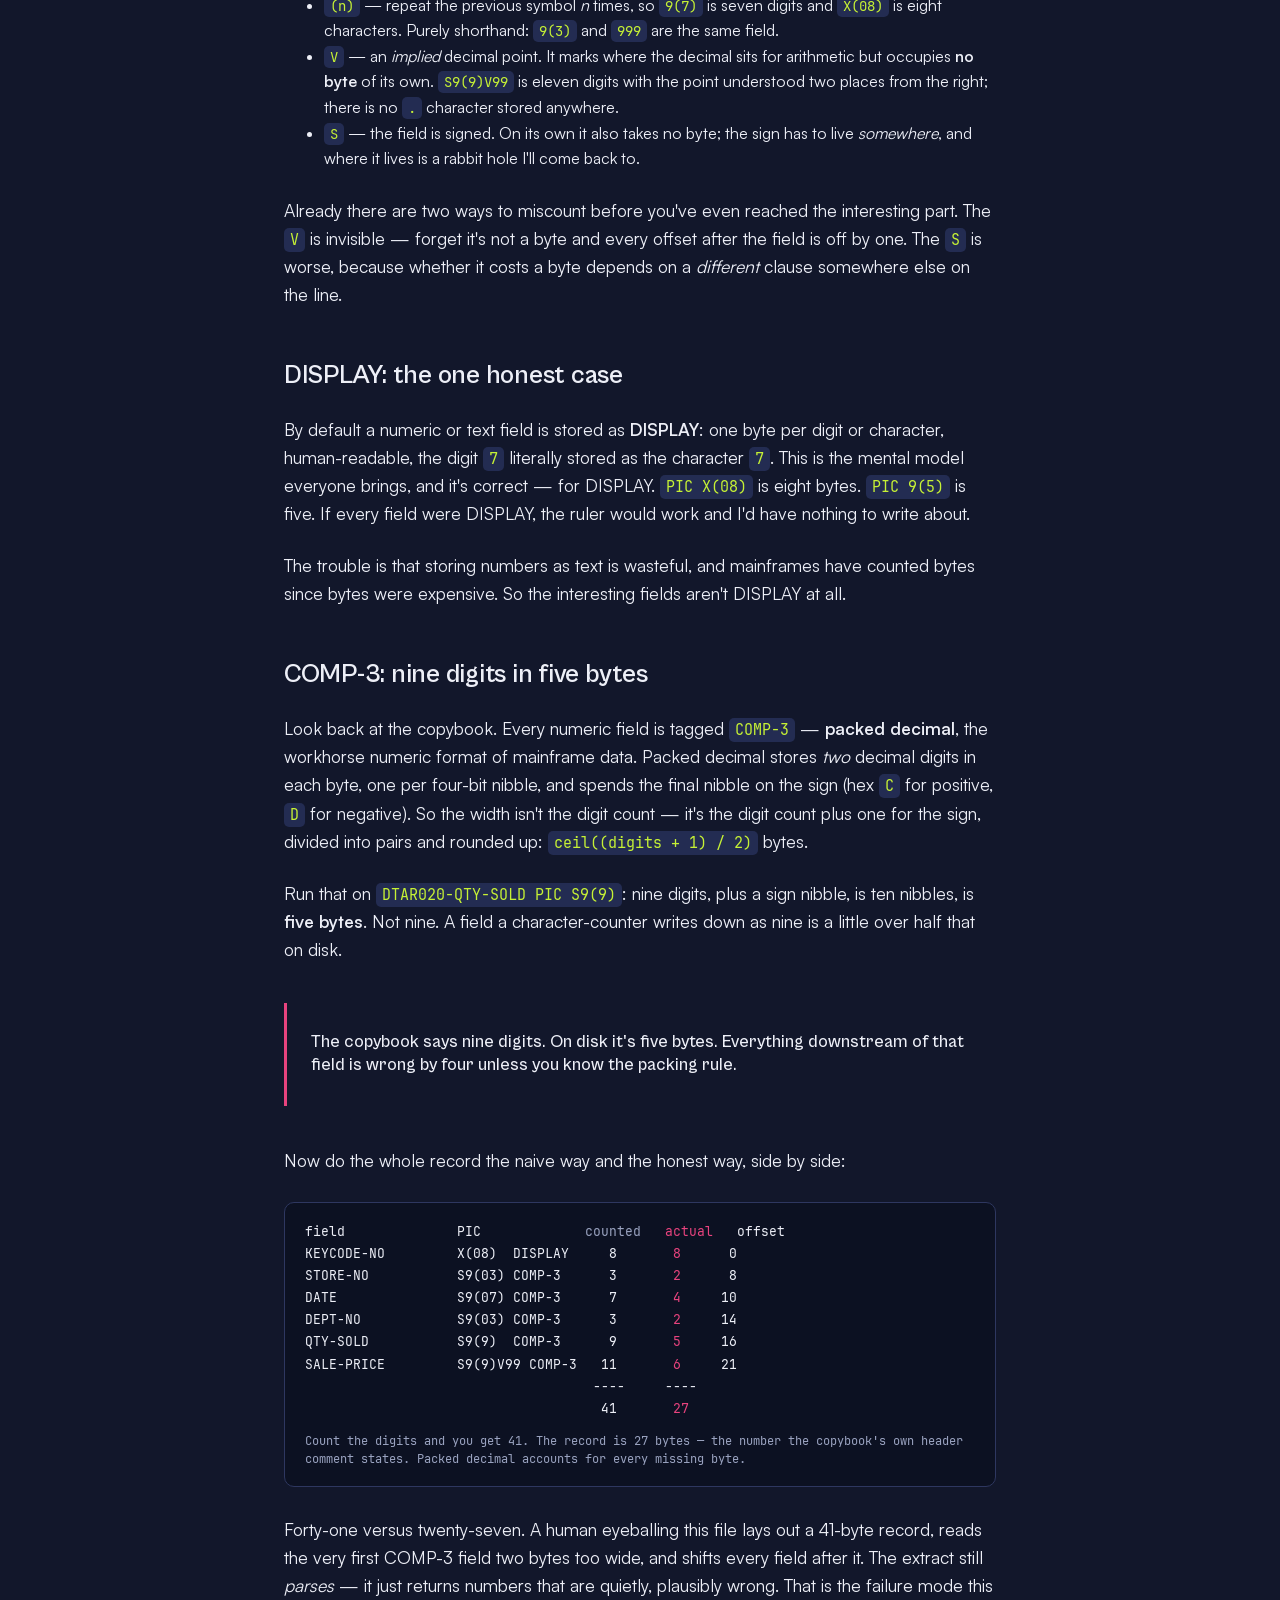
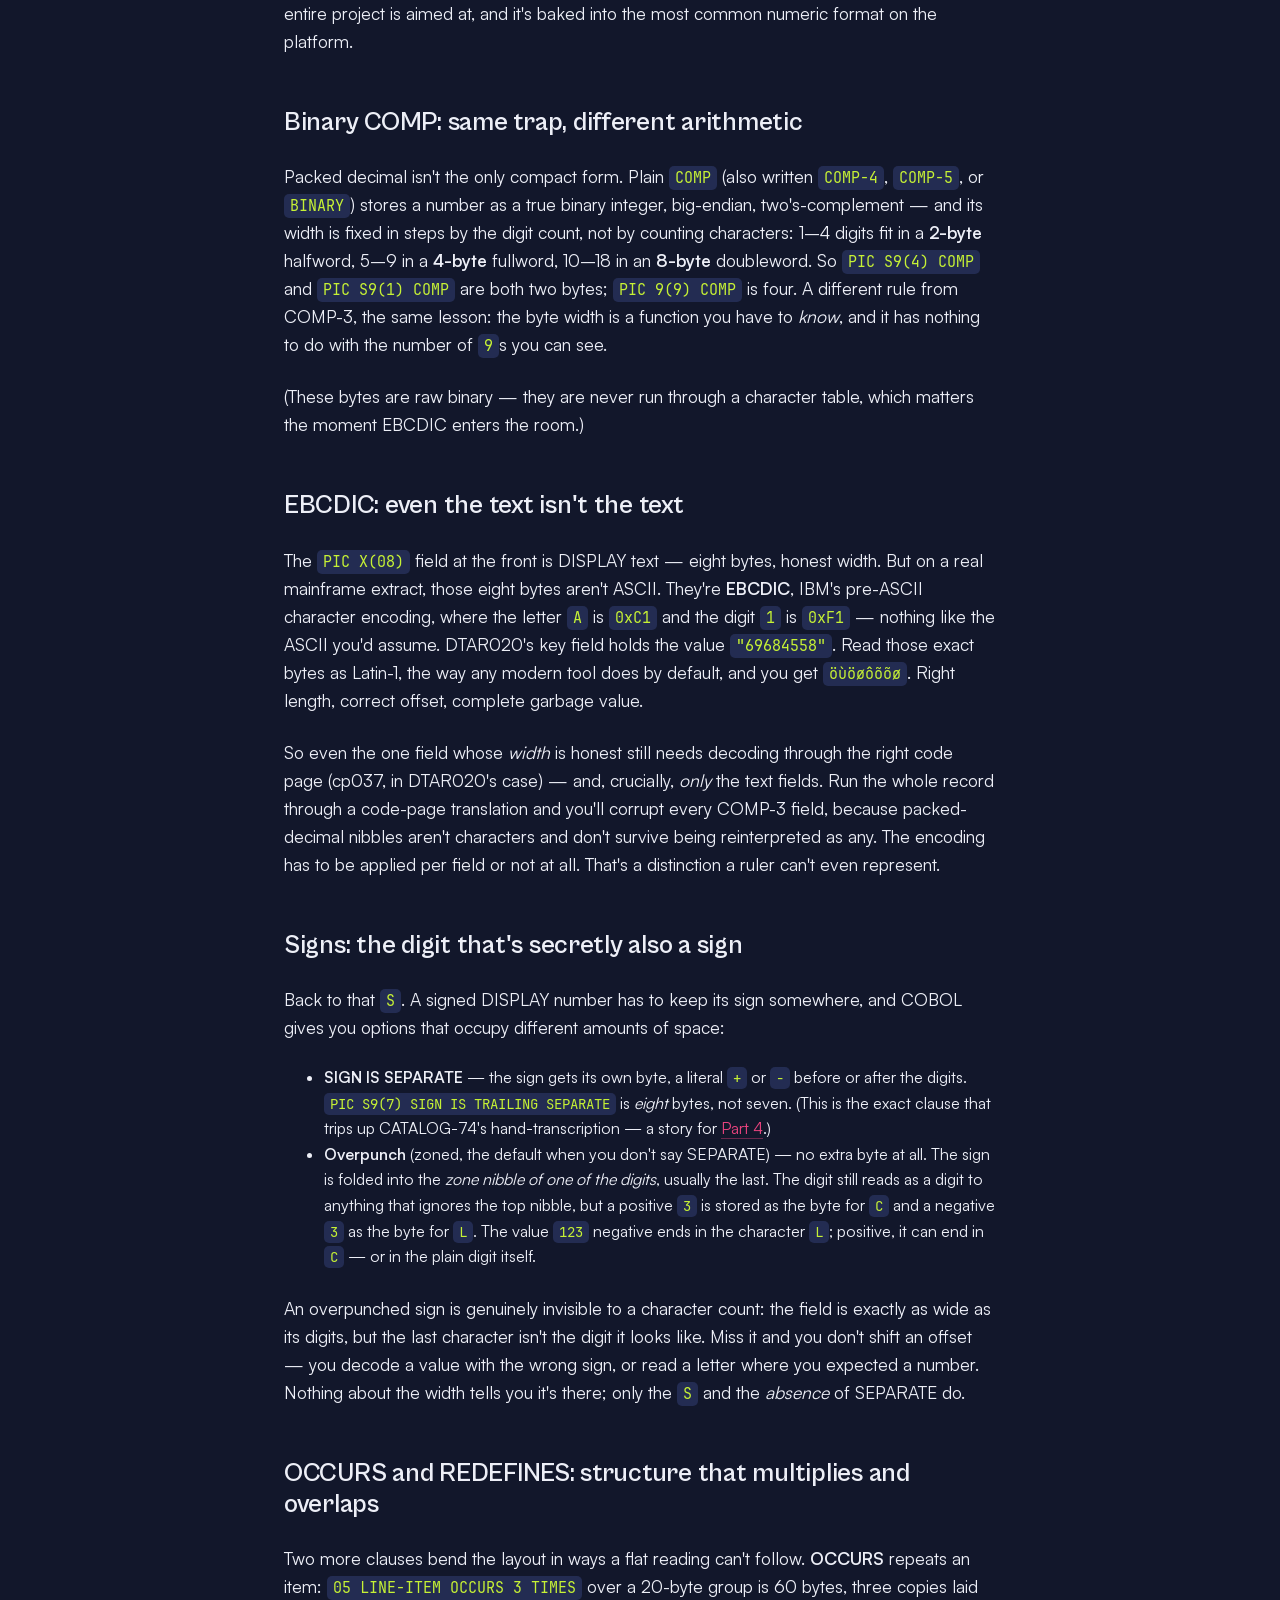
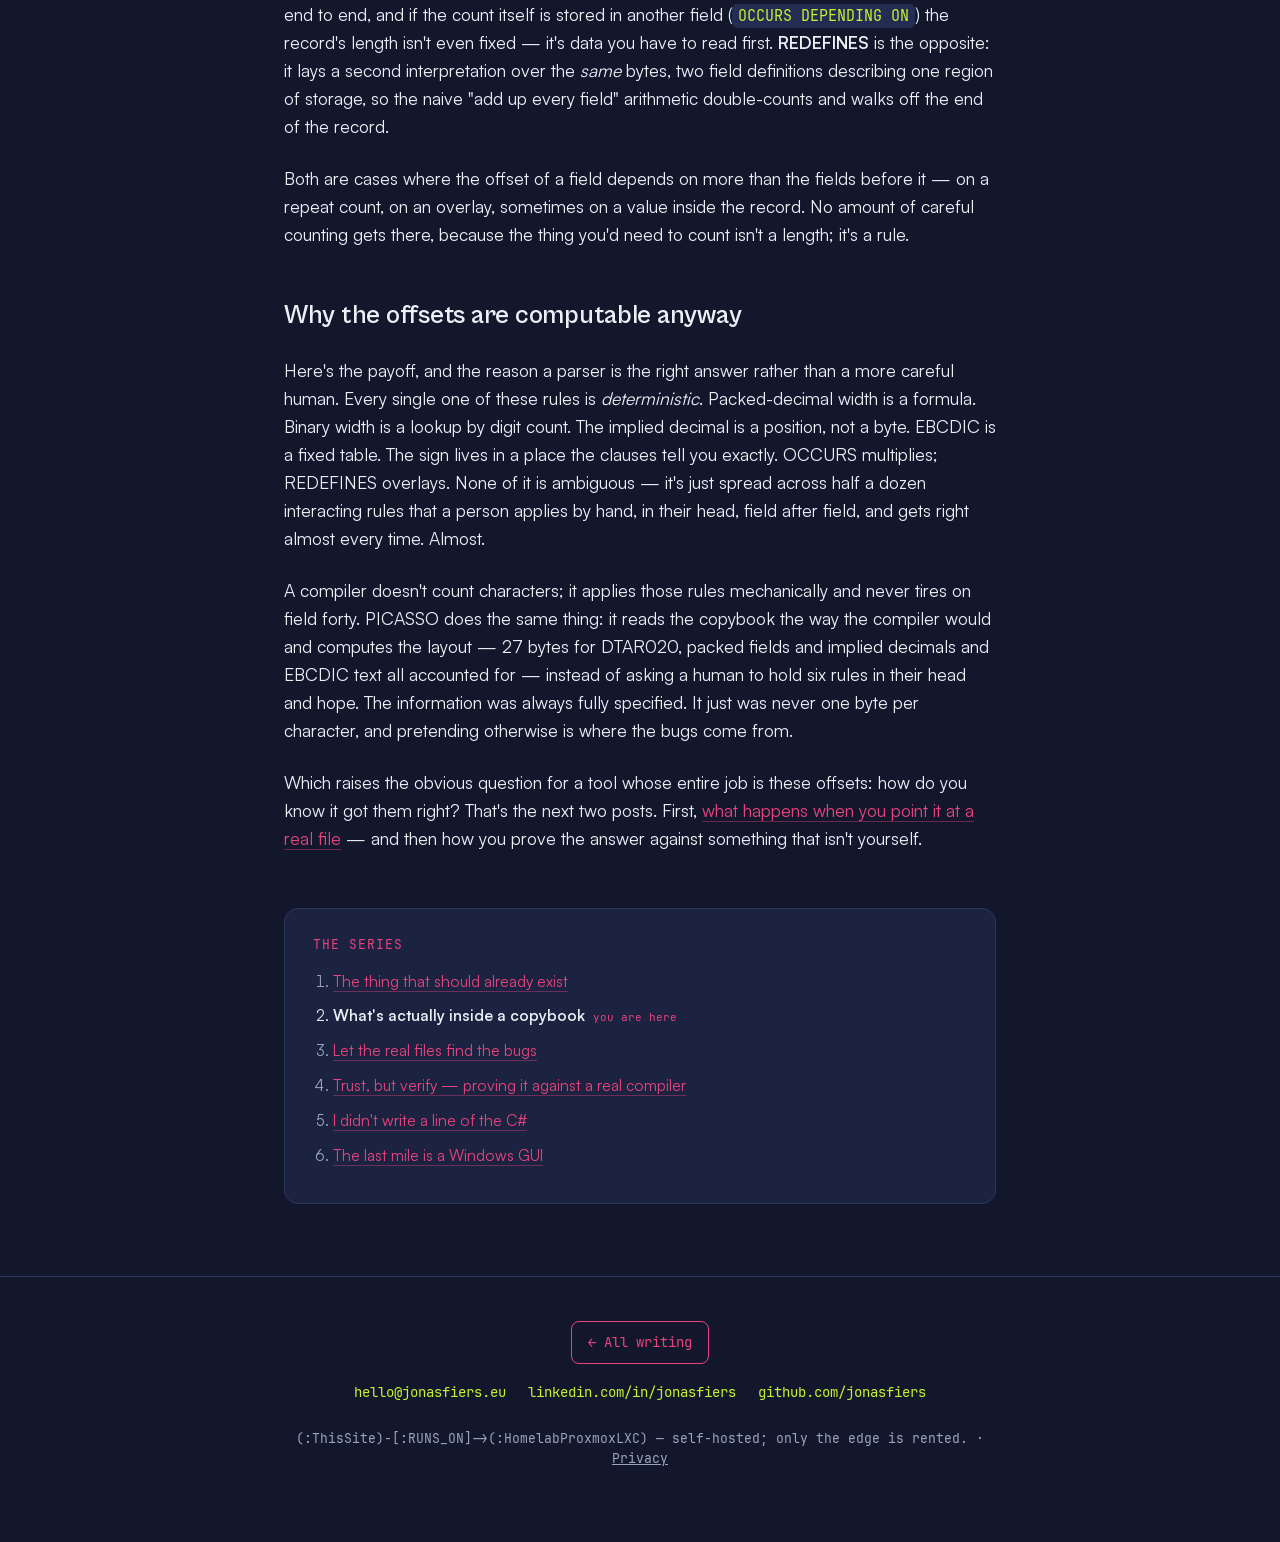
<file: blog/picasso-inside-a-copybook.html>
<!DOCTYPE html>
<html lang="en">
<head>
<meta charset="UTF-8">
<meta name="viewport" content="width=device-width, initial-scale=1.0">
<title>What's actually inside a copybook — Jonas Fiers</title>
<meta name="description" content="A COBOL copybook looks like a list of fields you could count on your fingers. It isn't. Packed decimal, binary integers, implied decimals, EBCDIC and overpunched signs mean the byte layout almost never matches the character count — here's why.">
<meta property="og:type" content="article">
<meta property="og:url" content="https://www.jonasfiers.eu/blog/picasso-inside-a-copybook.html">
<link rel="canonical" href="https://www.jonasfiers.eu/blog/picasso-inside-a-copybook.html">
<meta property="og:title" content="What's actually inside a copybook">
<meta property="og:description" content="Why deriving a byte layout from a COBOL copybook is fiddly: packed decimal, binary COMP, implied decimals, EBCDIC and overpunched signs mean the bytes never match the character count.">
<meta property="og:image" content="https://www.jonasfiers.eu/og-image.png">
<meta property="og:image:width" content="1200">
<meta property="og:image:height" content="630">
<meta property="article:published_time" content="2026-07-20">
<meta property="article:author" content="Jonas Fiers">
<meta name="twitter:card" content="summary_large_image">
<meta name="twitter:title" content="What's actually inside a copybook">
<meta name="twitter:description" content="Why deriving a byte layout from a COBOL copybook is fiddly: packed decimal, binary COMP, implied decimals, EBCDIC and overpunched signs mean the bytes never match the character count.">
<meta name="twitter:image" content="https://www.jonasfiers.eu/og-image.png">
<!-- @@favicon@@ -->
<link rel="icon" type="image/svg+xml" href="../favicon-writing.svg">
<!-- @@/favicon@@ -->
<link rel="preload" href="../fonts/CabinetGrotesk-Variable.woff2" as="font" type="font/woff2" crossorigin>
<link rel="preload" href="../fonts/Satoshi-Variable.woff2" as="font" type="font/woff2" crossorigin>
<link rel="preload" href="../fonts/JetBrainsMono-Regular.woff2" as="font" type="font/woff2" crossorigin>
<link rel="stylesheet" href="../assets/site.css">
<script type="application/ld+json">
{
  "@context": "https://schema.org",
  "@type": "BlogPosting",
  "headline": "What's actually inside a copybook",
  "description": "Why deriving a byte layout from a COBOL copybook is fiddly: packed decimal, binary COMP, implied decimals, EBCDIC and overpunched signs.",
  "datePublished": "2026-07-20",
  "author": { "@type": "Person", "name": "Jonas Fiers", "url": "https://www.jonasfiers.eu" },
  "image": "https://www.jonasfiers.eu/og-image.png",
  "mainEntityOfPage": "https://www.jonasfiers.eu/blog/picasso-inside-a-copybook.html",
  "isPartOf": { "@type": "Blog", "name": "Notes from the build" }
}
</script>
</head>
<body>

<!-- @@header@@ -->
<header class="site-header section-writing">
  <div class="wrap">
    <a class="brand" href="../index.html"><span>(:</span>Jonas Fiers<span>)</span></a>
    <nav class="nav-links" aria-label="Primary">
      <a class="to-portfolio" href="../index.html">Portfolio</a>
      <a class="to-writing" href="index.html">Writing</a>
    </nav>
  </div>
</header>
<!-- @@/header@@ -->

<main>
  <div class="wrap">

    <div class="article-head">
      <p class="kicker">
        <span>PICASSO · Part 2 of 6</span>
        <span class="muted">8 min read</span>
      </p>
      <h1>What's actually inside a copybook</h1>
      <p class="standfirst">A copybook looks like a tidy list of fields you could count on your fingers. That impression is the trap. Almost nothing in it is one byte per character — and every place that's true is a place a human with a ruler gets the offset wrong.</p>
      <p class="byline">By Jonas Fiers · second in a series on PICASSO</p>
    </div>

    <article class="post">

      <p>In <a class="inline" href="picasso-the-thing-that-should-exist.html">the first post</a> I described the ritual: a person, a copybook, and a ruler, counting bytes by eye into a config file. I want to spend this post on <em>why</em> that count is so easy to get wrong — because the reasons are the whole reason PICASSO has to exist. If a copybook really were one character per byte, you wouldn't need a parser. You'd need a text editor and some patience.</p>

      <p>It isn't. Let me take a real one apart.</p>

      <h2>The shape of the thing</h2>

      <p>A copybook is a small schema written in COBOL's data-definition sub-language. Here's a genuine one — <code>DTAR020</code>, the output of a 1990s reporting system, dated 19/12/90, which PICASSO carries as a sample because it's real and unforgiving:</p>

      <div class="code-block">
<pre><span class="cmt">*   RECORD LENGTH IS 27.</span>
    03  DTAR020-KCODE-STORE-KEY.
        05 DTAR020-KEYCODE-NO   PIC X(08).
        05 DTAR020-STORE-NO     PIC S9(03)   COMP-3.
    03  DTAR020-DATE            PIC S9(07)   COMP-3.
    03  DTAR020-DEPT-NO         PIC S9(03)   COMP-3.
    03  DTAR020-QTY-SOLD        PIC S9(9)    COMP-3.
    03  DTAR020-SALE-PRICE      PIC S9(9)V99 COMP-3.</pre>
        <span class="cap">The real <code>DTAR020.cbl</code>, exactly as it ships — its own comment tells you the answer: 27.</span>
      </div>

      <p>Two kinds of line. Some entries have subordinates and no <code>PIC</code> clause of their own — <code>DTAR020-KCODE-STORE-KEY</code> is one; it's a <strong>group item</strong>, a heading that owns the fields indented under it and takes up exactly as many bytes as they do together. Everything with a <code>PIC</code> is an <strong>elementary item</strong>, an actual field holding actual data. The two-digit numbers at the front — <code>03</code>, <code>05</code> — are <strong>level numbers</strong>: they encode the nesting purely by magnitude. A higher number is subordinate to the nearest lower one before it, which is how <code>05</code>s belong to an <code>03</code> without a single bracket. So far, countable.</p>

      <p>Then you hit the <code>PIC</code> clauses, and the counting quietly falls apart.</p>

      <h2>PIC: the part everyone thinks they understand</h2>

      <p>A <code>PIC</code> (picture) clause describes a field's contents one symbol at a time. The vocabulary is small:</p>

      <ul>
        <li><code>9</code> — a decimal digit position.</li>
        <li><code>X</code> — any character.</li>
        <li><code>(n)</code> — repeat the previous symbol <em>n</em> times, so <code>9(7)</code> is seven digits and <code>X(08)</code> is eight characters. Purely shorthand: <code>9(3)</code> and <code>999</code> are the same field.</li>
        <li><code>V</code> — an <em>implied</em> decimal point. It marks where the decimal sits for arithmetic but occupies <strong>no byte</strong> of its own. <code>S9(9)V99</code> is eleven digits with the point understood two places from the right; there is no <code>.</code> character stored anywhere.</li>
        <li><code>S</code> — the field is signed. On its own it also takes no byte; the sign has to live <em>somewhere</em>, and where it lives is a rabbit hole I'll come back to.</li>
      </ul>

      <p>Already there are two ways to miscount before you've even reached the interesting part. The <code>V</code> is invisible — forget it's not a byte and every offset after the field is off by one. The <code>S</code> is worse, because whether it costs a byte depends on a <em>different</em> clause somewhere else on the line.</p>

      <h2>DISPLAY: the one honest case</h2>

      <p>By default a numeric or text field is stored as <strong>DISPLAY</strong>: one byte per digit or character, human-readable, the digit <code>7</code> literally stored as the character <code>7</code>. This is the mental model everyone brings, and it's correct — for DISPLAY. <code>PIC X(08)</code> is eight bytes. <code>PIC 9(5)</code> is five. If every field were DISPLAY, the ruler would work and I'd have nothing to write about.</p>

      <p>The trouble is that storing numbers as text is wasteful, and mainframes have counted bytes since bytes were expensive. So the interesting fields aren't DISPLAY at all.</p>

      <h2>COMP-3: nine digits in five bytes</h2>

      <p>Look back at the copybook. Every numeric field is tagged <code>COMP-3</code> — <strong>packed decimal</strong>, the workhorse numeric format of mainframe data. Packed decimal stores <em>two</em> decimal digits in each byte, one per four-bit nibble, and spends the final nibble on the sign (hex <code>C</code> for positive, <code>D</code> for negative). So the width isn't the digit count — it's the digit count plus one for the sign, divided into pairs and rounded up: <code>ceil((digits + 1) / 2)</code> bytes.</p>

      <p>Run that on <code>DTAR020-QTY-SOLD PIC S9(9)</code>: nine digits, plus a sign nibble, is ten nibbles, is <strong>five bytes</strong>. Not nine. A field a character-counter writes down as nine is a little over half that on disk.</p>

      <div class="pull">
        <p>The copybook says nine digits. On disk it's five bytes. Everything downstream of that field is wrong by four unless you know the packing rule.</p>
      </div>

      <p>Now do the whole record the naive way and the honest way, side by side:</p>

      <div class="code-block">
<pre>field              PIC             <span class="cmt">counted</span>   <span class="hl">actual</span>   offset
KEYCODE-NO         X(08)  DISPLAY     8       <span class="hl">8</span>      0
STORE-NO           S9(03) COMP-3      3       <span class="hl">2</span>      8
DATE               S9(07) COMP-3      7       <span class="hl">4</span>     10
DEPT-NO            S9(03) COMP-3      3       <span class="hl">2</span>     14
QTY-SOLD           S9(9)  COMP-3      9       <span class="hl">5</span>     16
SALE-PRICE         S9(9)V99 COMP-3   11       <span class="hl">6</span>     21
                                    ----     ----
                                     41       <span class="hl">27</span></pre>
        <span class="cap">Count the digits and you get 41. The record is 27 bytes — the number the copybook's own header comment states. Packed decimal accounts for every missing byte.</span>
      </div>

      <p>Forty-one versus twenty-seven. A human eyeballing this file lays out a 41-byte record, reads the very first COMP-3 field two bytes too wide, and shifts every field after it. The extract still <em>parses</em> — it just returns numbers that are quietly, plausibly wrong. That is the failure mode this entire project is aimed at, and it's baked into the most common numeric format on the platform.</p>

      <h2>Binary COMP: same trap, different arithmetic</h2>

      <p>Packed decimal isn't the only compact form. Plain <code>COMP</code> (also written <code>COMP-4</code>, <code>COMP-5</code>, or <code>BINARY</code>) stores a number as a true binary integer, big-endian, two's-complement — and its width is fixed in steps by the digit count, not by counting characters: 1–4 digits fit in a <strong>2-byte</strong> halfword, 5–9 in a <strong>4-byte</strong> fullword, 10–18 in an <strong>8-byte</strong> doubleword. So <code>PIC S9(4) COMP</code> and <code>PIC S9(1) COMP</code> are both two bytes; <code>PIC 9(9) COMP</code> is four. A different rule from COMP-3, the same lesson: the byte width is a function you have to <em>know</em>, and it has nothing to do with the number of <code>9</code>s you can see.</p>

      <p>(These bytes are raw binary — they are never run through a character table, which matters the moment EBCDIC enters the room.)</p>

      <h2>EBCDIC: even the text isn't the text</h2>

      <p>The <code>PIC X(08)</code> field at the front is DISPLAY text — eight bytes, honest width. But on a real mainframe extract, those eight bytes aren't ASCII. They're <strong>EBCDIC</strong>, IBM's pre-ASCII character encoding, where the letter <code>A</code> is <code>0xC1</code> and the digit <code>1</code> is <code>0xF1</code> — nothing like the ASCII you'd assume. DTAR020's key field holds the value <code>"69684558"</code>. Read those exact bytes as Latin-1, the way any modern tool does by default, and you get <code>öùöøôõõø</code>. Right length, correct offset, complete garbage value.</p>

      <p>So even the one field whose <em>width</em> is honest still needs decoding through the right code page (cp037, in DTAR020's case) — and, crucially, <em>only</em> the text fields. Run the whole record through a code-page translation and you'll corrupt every COMP-3 field, because packed-decimal nibbles aren't characters and don't survive being reinterpreted as any. The encoding has to be applied per field or not at all. That's a distinction a ruler can't even represent.</p>

      <h2>Signs: the digit that's secretly also a sign</h2>

      <p>Back to that <code>S</code>. A signed DISPLAY number has to keep its sign somewhere, and COBOL gives you options that occupy different amounts of space:</p>

      <ul>
        <li><strong>SIGN IS SEPARATE</strong> — the sign gets its own byte, a literal <code>+</code> or <code>-</code> before or after the digits. <code>PIC S9(7) SIGN IS TRAILING SEPARATE</code> is <em>eight</em> bytes, not seven. (This is the exact clause that trips up CATALOG-74's hand-transcription — a story for <a class="inline" href="picasso-trust-but-verify.html">Part 4</a>.)</li>
        <li><strong>Overpunch</strong> (zoned, the default when you don't say SEPARATE) — no extra byte at all. The sign is folded into the <em>zone nibble of one of the digits</em>, usually the last. The digit still reads as a digit to anything that ignores the top nibble, but a positive <code>3</code> is stored as the byte for <code>C</code> and a negative <code>3</code> as the byte for <code>L</code>. The value <code>123</code> negative ends in the character <code>L</code>; positive, it can end in <code>C</code> — or in the plain digit itself.</li>
      </ul>

      <p>An overpunched sign is genuinely invisible to a character count: the field is exactly as wide as its digits, but the last character isn't the digit it looks like. Miss it and you don't shift an offset — you decode a value with the wrong sign, or read a letter where you expected a number. Nothing about the width tells you it's there; only the <code>S</code> and the <em>absence</em> of SEPARATE do.</p>

      <h2>OCCURS and REDEFINES: structure that multiplies and overlaps</h2>

      <p>Two more clauses bend the layout in ways a flat reading can't follow. <strong>OCCURS</strong> repeats an item: <code>05 LINE-ITEM OCCURS 3 TIMES</code> over a 20-byte group is 60 bytes, three copies laid end to end, and if the count itself is stored in another field (<code>OCCURS DEPENDING ON</code>) the record's length isn't even fixed — it's data you have to read first. <strong>REDEFINES</strong> is the opposite: it lays a second interpretation over the <em>same</em> bytes, two field definitions describing one region of storage, so the naive "add up every field" arithmetic double-counts and walks off the end of the record.</p>

      <p>Both are cases where the offset of a field depends on more than the fields before it — on a repeat count, on an overlay, sometimes on a value inside the record. No amount of careful counting gets there, because the thing you'd need to count isn't a length; it's a rule.</p>

      <h2>Why the offsets are computable anyway</h2>

      <p>Here's the payoff, and the reason a parser is the right answer rather than a more careful human. Every single one of these rules is <em>deterministic</em>. Packed-decimal width is a formula. Binary width is a lookup by digit count. The implied decimal is a position, not a byte. EBCDIC is a fixed table. The sign lives in a place the clauses tell you exactly. OCCURS multiplies; REDEFINES overlays. None of it is ambiguous — it's just spread across half a dozen interacting rules that a person applies by hand, in their head, field after field, and gets right almost every time. Almost.</p>

      <p>A compiler doesn't count characters; it applies those rules mechanically and never tires on field forty. PICASSO does the same thing: it reads the copybook the way the compiler would and computes the layout — 27 bytes for DTAR020, packed fields and implied decimals and EBCDIC text all accounted for — instead of asking a human to hold six rules in their head and hope. The information was always fully specified. It just was never one byte per character, and pretending otherwise is where the bugs come from.</p>

      <p>Which raises the obvious question for a tool whose entire job is these offsets: how do you know it got them right? That's the next two posts. First, <a class="inline" href="picasso-let-the-real-files-find-the-bugs.html">what happens when you point it at a real file</a> — and then how you prove the answer against something that isn't yourself.</p>

      <div class="series-next">
        <p class="label">The series</p>
        <ol>
          <li><a class="inline" href="picasso-the-thing-that-should-exist.html">The thing that should already exist</a></li>
          <li class="done"><b>What's actually inside a copybook</b><span class="tag">you are here</span></li>
          <li><a class="inline" href="picasso-let-the-real-files-find-the-bugs.html">Let the real files find the bugs</a></li>
          <li><a class="inline" href="picasso-trust-but-verify.html">Trust, but verify — proving it against a real compiler</a></li>
          <li><a class="inline" href="picasso-i-didnt-write-the-csharp.html">I didn't write a line of the C#</a></li>
          <li><a class="inline" href="picasso-the-last-mile-is-a-windows-gui.html">The last mile is a Windows GUI</a></li>
        </ol>
      </div>

    </article>
  </div>
</main>

<!-- @@footer@@ -->
<footer class="site-footer">
  <div class="wrap">
    <a class="back to-writing" href="index.html">&larr; All writing</a>
    <div class="contact-links">
      <a href="mailto:hello@jonasfiers.eu">hello@jonasfiers.eu</a>
      <a href="https://linkedin.com/in/jonasfiers" target="_blank" rel="noopener">linkedin.com/in/jonasfiers</a>
      <a href="https://github.com/jonasfiers" target="_blank" rel="noopener">github.com/jonasfiers</a>
    </div>
    <p class="fine">(:ThisSite)-[:RUNS_ON]-&gt;(:HomelabProxmoxLXC) &mdash; self-hosted; only the edge is rented. &middot; <a href="../privacy.html">Privacy</a></p>
  </div>
</footer>
<!-- @@/footer@@ -->

</body>
</html>
</file>
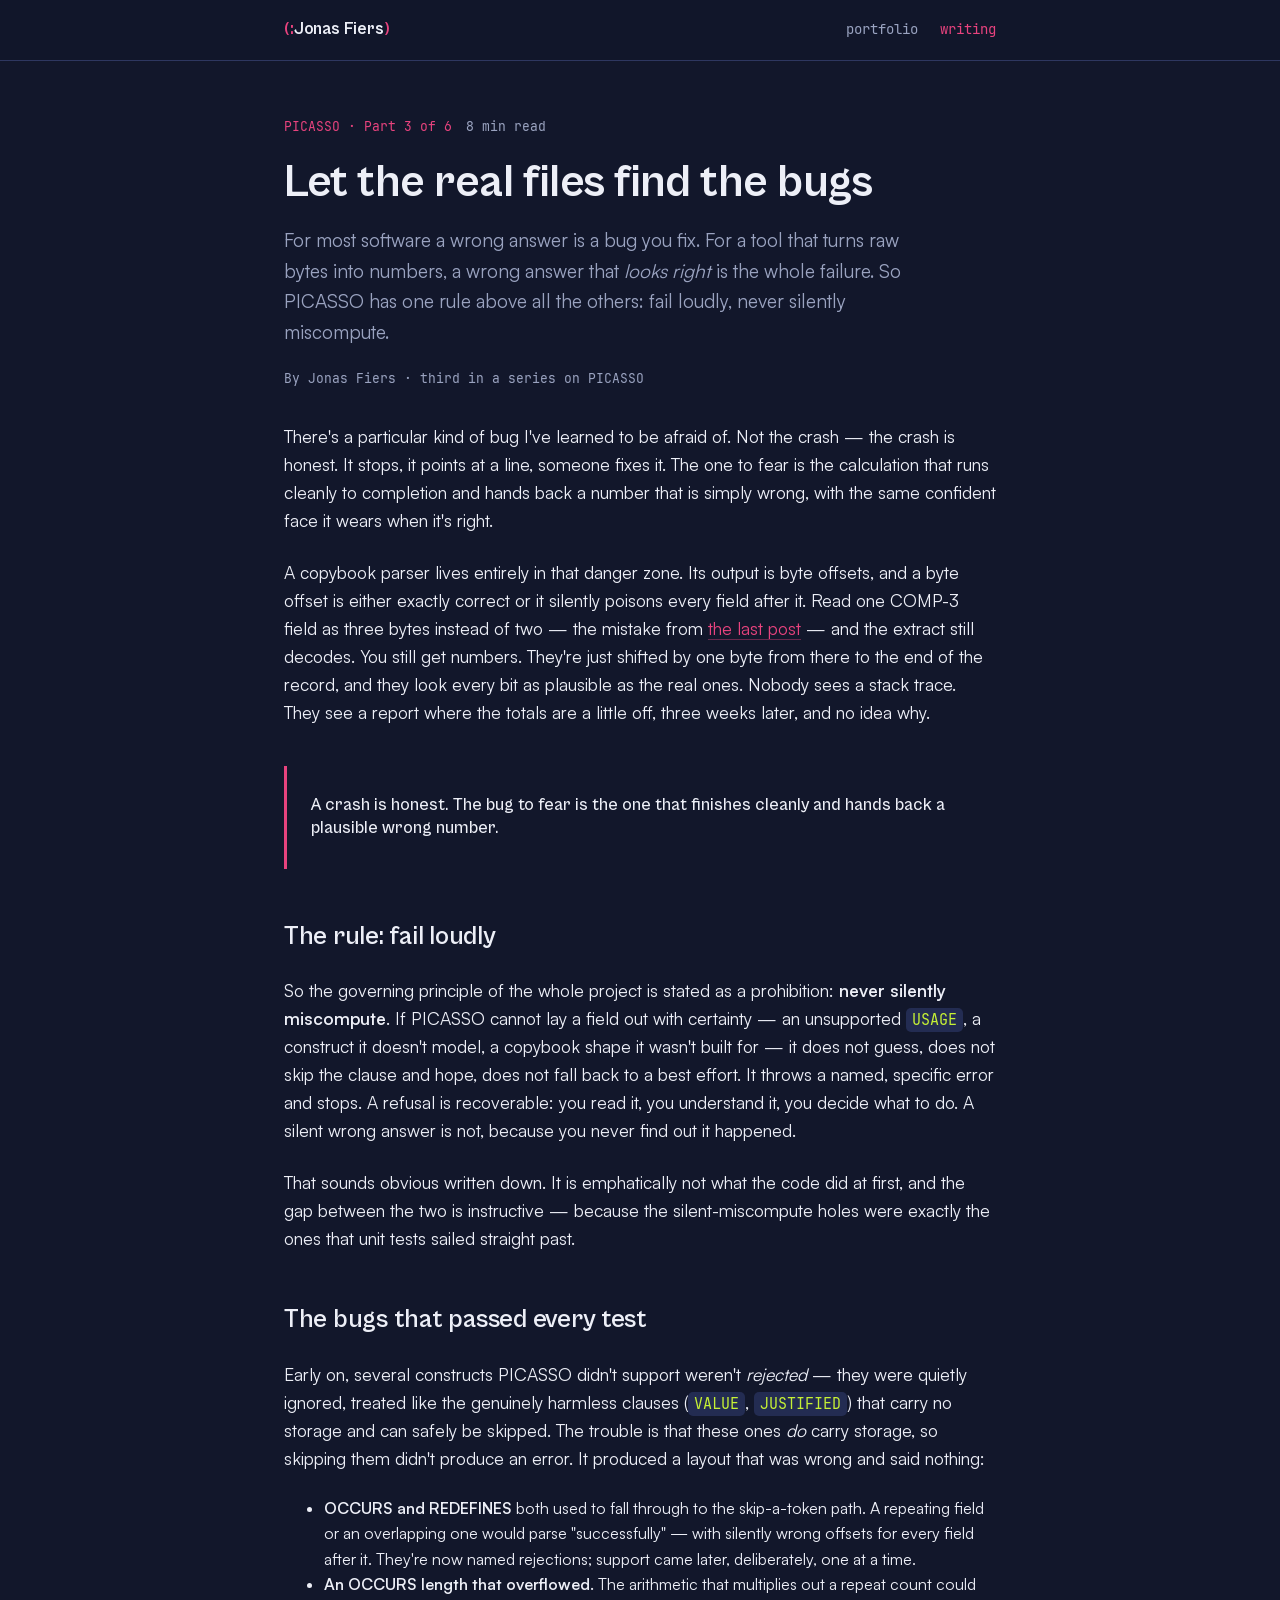
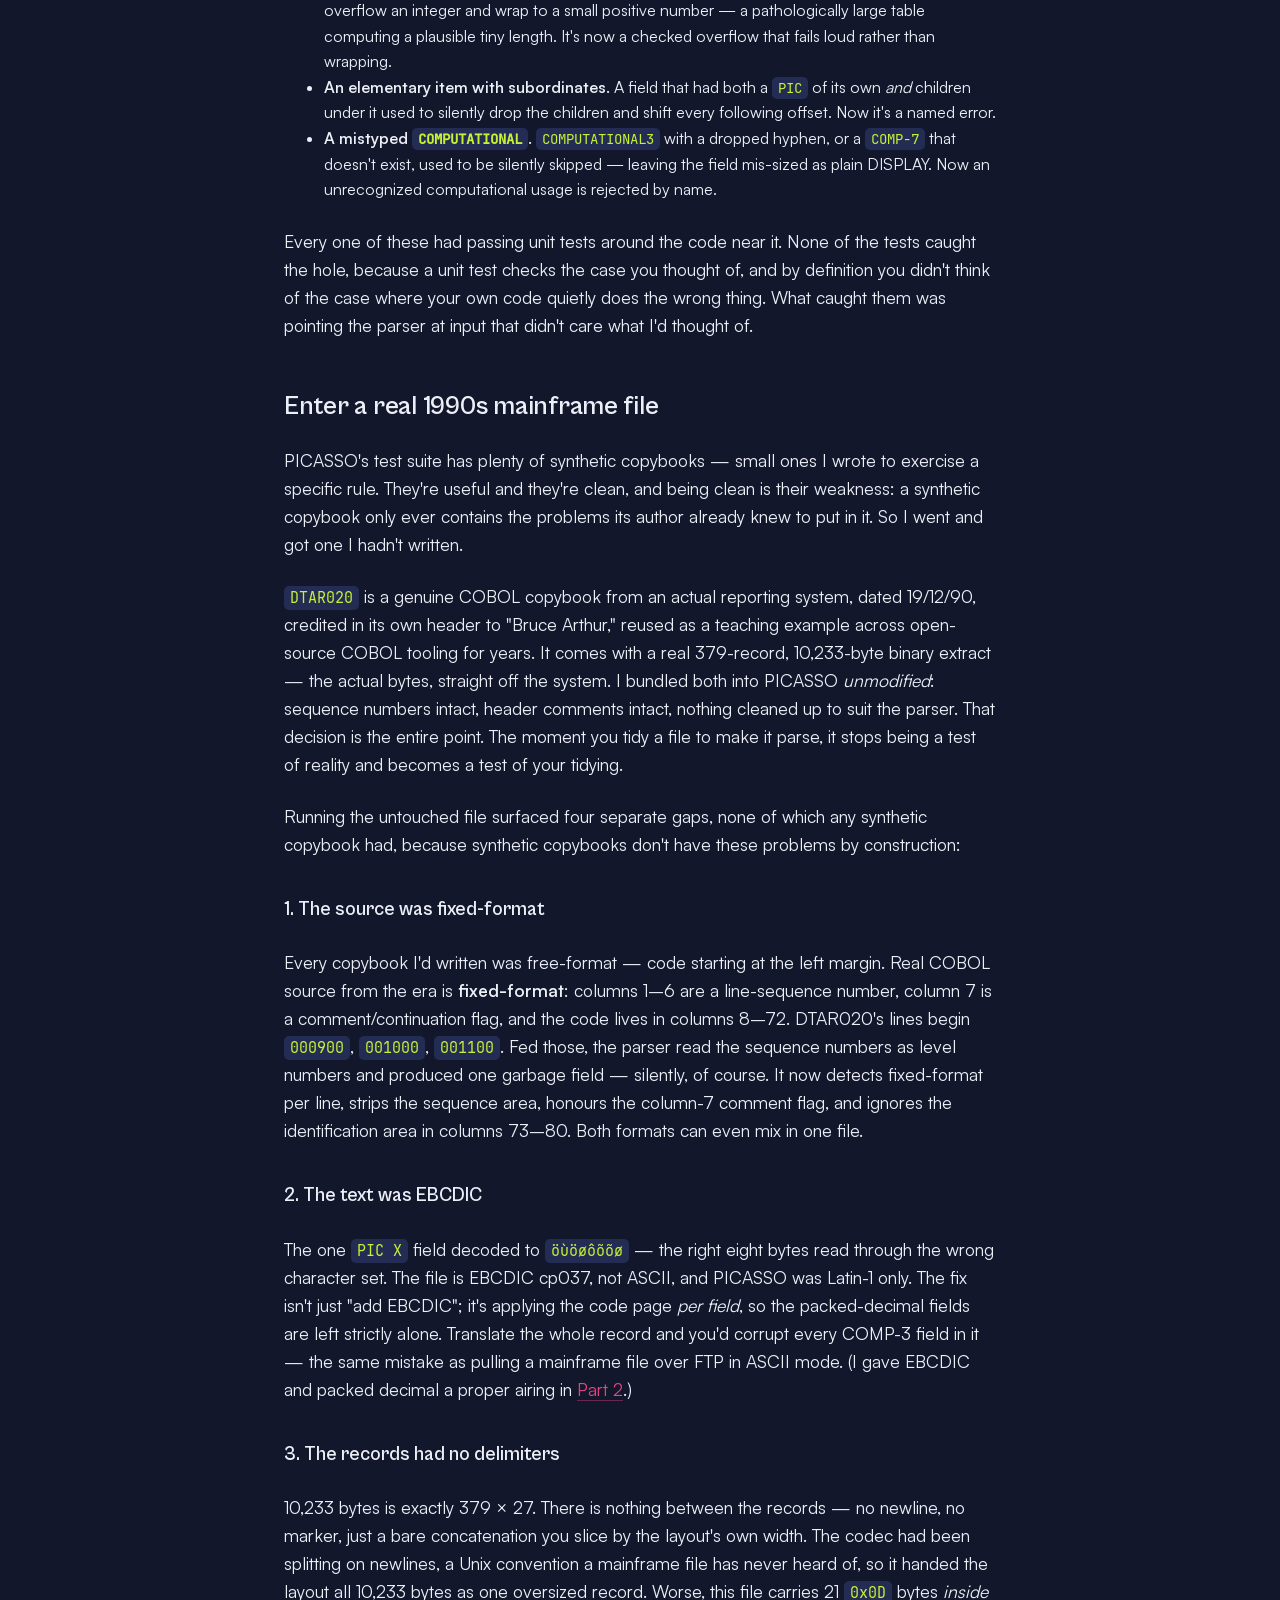
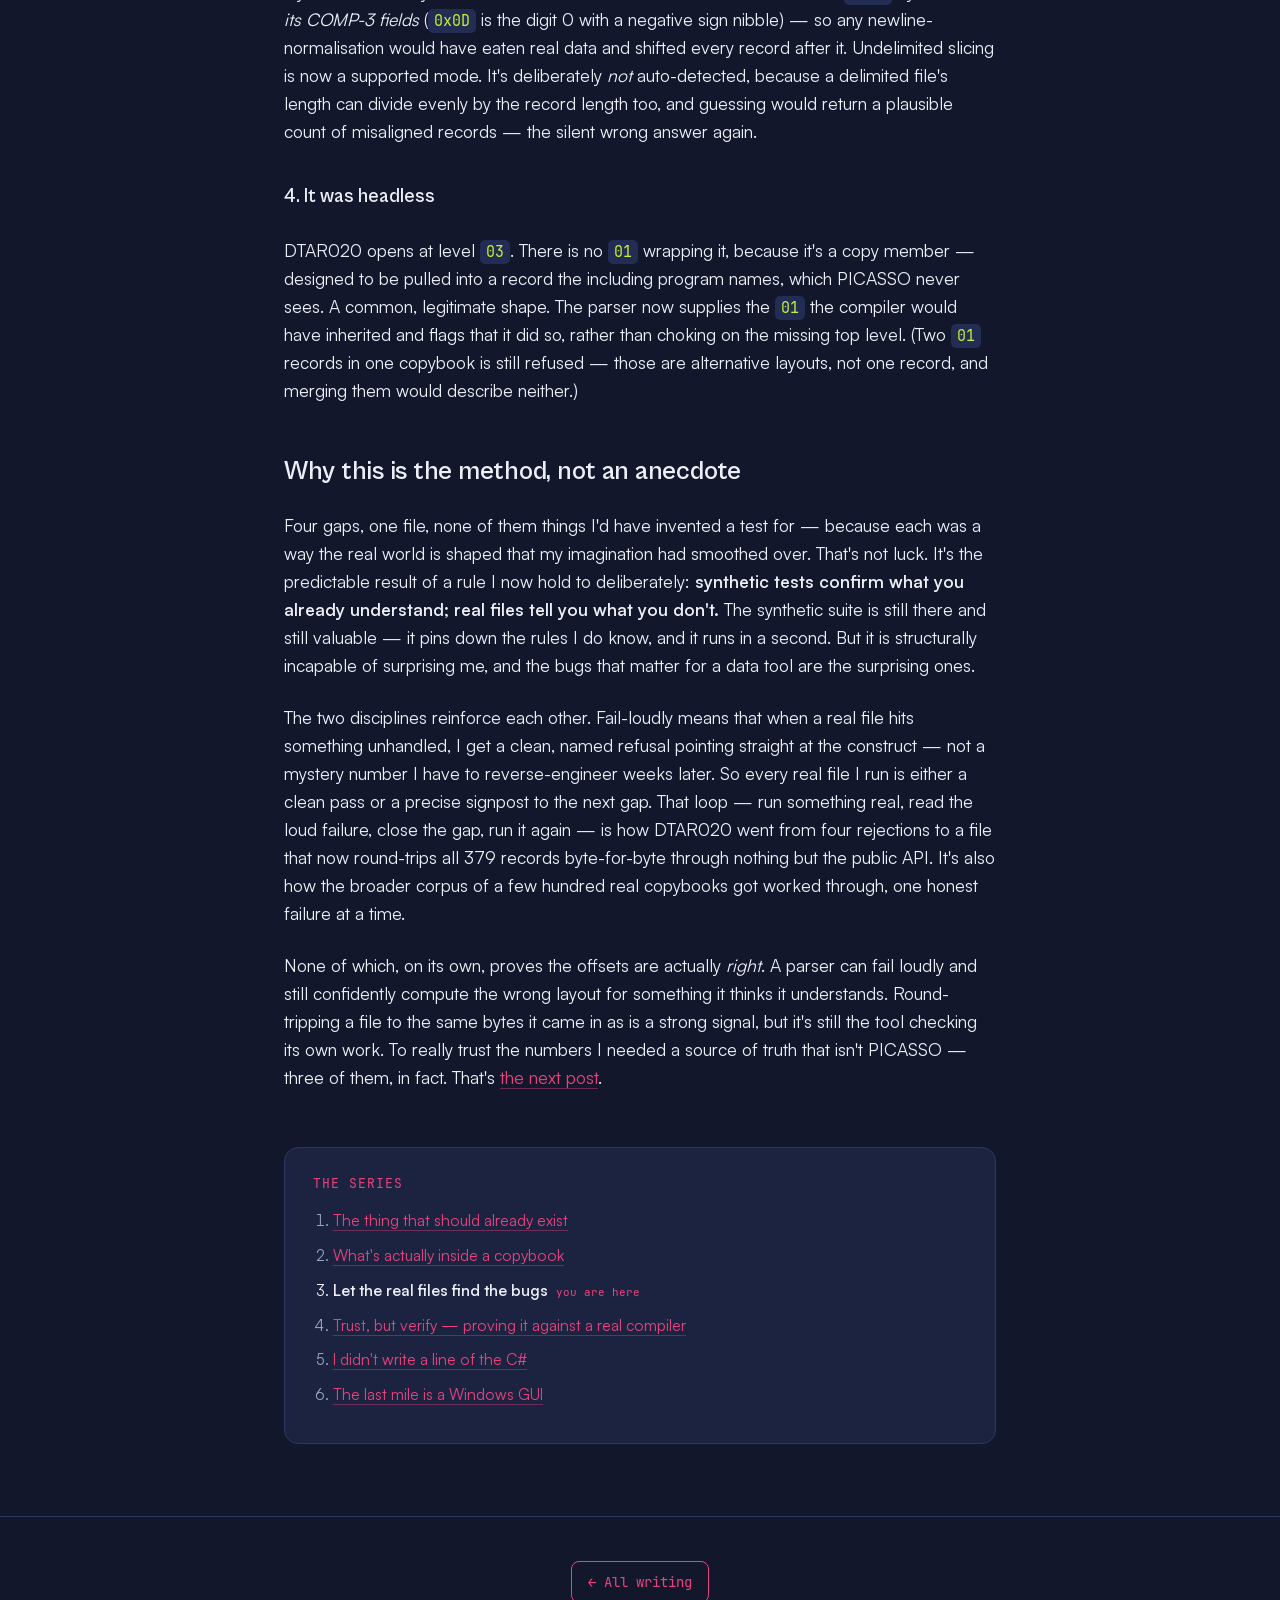
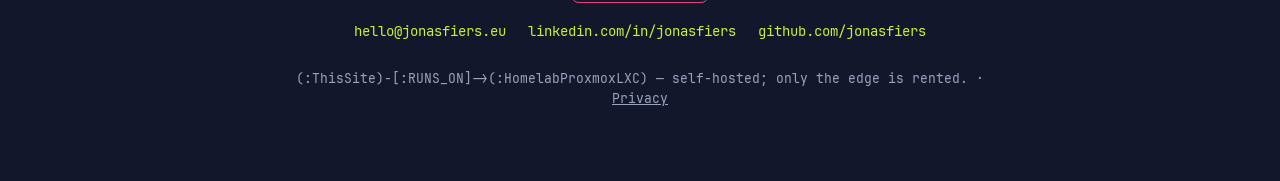
<file: blog/picasso-let-the-real-files-find-the-bugs.html>
<!DOCTYPE html>
<html lang="en">
<head>
<meta charset="UTF-8">
<meta name="viewport" content="width=device-width, initial-scale=1.0">
<title>Let the real files find the bugs — Jonas Fiers</title>
<meta name="description" content="For a tool that turns bytes into numbers, a silent wrong answer is the worst possible outcome. PICASSO's rule is fail loudly, never silently miscompute — and one genuine 1990s mainframe file found four gaps no synthetic test ever had.">
<meta property="og:type" content="article">
<meta property="og:url" content="https://www.jonasfiers.eu/blog/picasso-let-the-real-files-find-the-bugs.html">
<link rel="canonical" href="https://www.jonasfiers.eu/blog/picasso-let-the-real-files-find-the-bugs.html">
<meta property="og:title" content="Let the real files find the bugs">
<meta property="og:description" content="Fail loudly, never silently miscompute. How one real 1990s mainframe extract exposed four gaps every synthetic test had missed — and why a silent wrong answer is the cardinal sin for a data tool.">
<meta property="og:image" content="https://www.jonasfiers.eu/og-image.png">
<meta property="og:image:width" content="1200">
<meta property="og:image:height" content="630">
<meta property="article:published_time" content="2026-07-20">
<meta property="article:author" content="Jonas Fiers">
<meta name="twitter:card" content="summary_large_image">
<meta name="twitter:title" content="Let the real files find the bugs">
<meta name="twitter:description" content="Fail loudly, never silently miscompute. How one real 1990s mainframe extract exposed four gaps every synthetic test had missed.">
<meta name="twitter:image" content="https://www.jonasfiers.eu/og-image.png">
<!-- @@favicon@@ -->
<link rel="icon" type="image/svg+xml" href="../favicon-writing.svg">
<!-- @@/favicon@@ -->
<link rel="preload" href="../fonts/CabinetGrotesk-Variable.woff2" as="font" type="font/woff2" crossorigin>
<link rel="preload" href="../fonts/Satoshi-Variable.woff2" as="font" type="font/woff2" crossorigin>
<link rel="preload" href="../fonts/JetBrainsMono-Regular.woff2" as="font" type="font/woff2" crossorigin>
<link rel="stylesheet" href="../assets/site.css">
<script type="application/ld+json">
{
  "@context": "https://schema.org",
  "@type": "BlogPosting",
  "headline": "Let the real files find the bugs",
  "description": "Fail loudly, never silently miscompute — and how one real 1990s mainframe file found four gaps no synthetic test ever had.",
  "datePublished": "2026-07-20",
  "author": { "@type": "Person", "name": "Jonas Fiers", "url": "https://www.jonasfiers.eu" },
  "image": "https://www.jonasfiers.eu/og-image.png",
  "mainEntityOfPage": "https://www.jonasfiers.eu/blog/picasso-let-the-real-files-find-the-bugs.html",
  "isPartOf": { "@type": "Blog", "name": "Notes from the build" }
}
</script>
</head>
<body>

<!-- @@header@@ -->
<header class="site-header section-writing">
  <div class="wrap">
    <a class="brand" href="../index.html"><span>(:</span>Jonas Fiers<span>)</span></a>
    <nav class="nav-links" aria-label="Primary">
      <a class="to-portfolio" href="../index.html">Portfolio</a>
      <a class="to-writing" href="index.html">Writing</a>
    </nav>
  </div>
</header>
<!-- @@/header@@ -->

<main>
  <div class="wrap">

    <div class="article-head">
      <p class="kicker">
        <span>PICASSO · Part 3 of 6</span>
        <span class="muted">8 min read</span>
      </p>
      <h1>Let the real files find the bugs</h1>
      <p class="standfirst">For most software a wrong answer is a bug you fix. For a tool that turns raw bytes into numbers, a wrong answer that <em>looks right</em> is the whole failure. So PICASSO has one rule above all the others: fail loudly, never silently miscompute.</p>
      <p class="byline">By Jonas Fiers · third in a series on PICASSO</p>
    </div>

    <article class="post">

      <p>There's a particular kind of bug I've learned to be afraid of. Not the crash — the crash is honest. It stops, it points at a line, someone fixes it. The one to fear is the calculation that runs cleanly to completion and hands back a number that is simply wrong, with the same confident face it wears when it's right.</p>

      <p>A copybook parser lives entirely in that danger zone. Its output is byte offsets, and a byte offset is either exactly correct or it silently poisons every field after it. Read one COMP-3 field as three bytes instead of two — the mistake from <a class="inline" href="picasso-inside-a-copybook.html">the last post</a> — and the extract still decodes. You still get numbers. They're just shifted by one byte from there to the end of the record, and they look every bit as plausible as the real ones. Nobody sees a stack trace. They see a report where the totals are a little off, three weeks later, and no idea why.</p>

      <div class="pull">
        <p>A crash is honest. The bug to fear is the one that finishes cleanly and hands back a plausible wrong number.</p>
      </div>

      <h2>The rule: fail loudly</h2>

      <p>So the governing principle of the whole project is stated as a prohibition: <strong>never silently miscompute</strong>. If PICASSO cannot lay a field out with certainty — an unsupported <code>USAGE</code>, a construct it doesn't model, a copybook shape it wasn't built for — it does not guess, does not skip the clause and hope, does not fall back to a best effort. It throws a named, specific error and stops. A refusal is recoverable: you read it, you understand it, you decide what to do. A silent wrong answer is not, because you never find out it happened.</p>

      <p>That sounds obvious written down. It is emphatically not what the code did at first, and the gap between the two is instructive — because the silent-miscompute holes were exactly the ones that unit tests sailed straight past.</p>

      <h2>The bugs that passed every test</h2>

      <p>Early on, several constructs PICASSO didn't support weren't <em>rejected</em> — they were quietly ignored, treated like the genuinely harmless clauses (<code>VALUE</code>, <code>JUSTIFIED</code>) that carry no storage and can safely be skipped. The trouble is that these ones <em>do</em> carry storage, so skipping them didn't produce an error. It produced a layout that was wrong and said nothing:</p>

      <ul>
        <li><strong>OCCURS and REDEFINES</strong> both used to fall through to the skip-a-token path. A repeating field or an overlapping one would parse "successfully" — with silently wrong offsets for every field after it. They're now named rejections; support came later, deliberately, one at a time.</li>
        <li><strong>An OCCURS length that overflowed.</strong> The arithmetic that multiplies out a repeat count could overflow an integer and wrap to a small positive number — a pathologically large table computing a plausible tiny length. It's now a checked overflow that fails loud rather than wrapping.</li>
        <li><strong>An elementary item with subordinates.</strong> A field that had both a <code>PIC</code> of its own <em>and</em> children under it used to silently drop the children and shift every following offset. Now it's a named error.</li>
        <li><strong>A mistyped <code>COMPUTATIONAL</code>.</strong> <code>COMPUTATIONAL3</code> with a dropped hyphen, or a <code>COMP-7</code> that doesn't exist, used to be silently skipped — leaving the field mis-sized as plain DISPLAY. Now an unrecognized computational usage is rejected by name.</li>
      </ul>

      <p>Every one of these had passing unit tests around the code near it. None of the tests caught the hole, because a unit test checks the case you thought of, and by definition you didn't think of the case where your own code quietly does the wrong thing. What caught them was pointing the parser at input that didn't care what I'd thought of.</p>

      <h2>Enter a real 1990s mainframe file</h2>

      <p>PICASSO's test suite has plenty of synthetic copybooks — small ones I wrote to exercise a specific rule. They're useful and they're clean, and being clean is their weakness: a synthetic copybook only ever contains the problems its author already knew to put in it. So I went and got one I hadn't written.</p>

      <p><code>DTAR020</code> is a genuine COBOL copybook from an actual reporting system, dated 19/12/90, credited in its own header to "Bruce Arthur," reused as a teaching example across open-source COBOL tooling for years. It comes with a real 379-record, 10,233-byte binary extract — the actual bytes, straight off the system. I bundled both into PICASSO <em>unmodified</em>: sequence numbers intact, header comments intact, nothing cleaned up to suit the parser. That decision is the entire point. The moment you tidy a file to make it parse, it stops being a test of reality and becomes a test of your tidying.</p>

      <p>Running the untouched file surfaced four separate gaps, none of which any synthetic copybook had, because synthetic copybooks don't have these problems by construction:</p>

      <h3>1. The source was fixed-format</h3>

      <p>Every copybook I'd written was free-format — code starting at the left margin. Real COBOL source from the era is <strong>fixed-format</strong>: columns 1–6 are a line-sequence number, column 7 is a comment/continuation flag, and the code lives in columns 8–72. DTAR020's lines begin <code>000900</code>, <code>001000</code>, <code>001100</code>. Fed those, the parser read the sequence numbers as level numbers and produced one garbage field — silently, of course. It now detects fixed-format per line, strips the sequence area, honours the column-7 comment flag, and ignores the identification area in columns 73–80. Both formats can even mix in one file.</p>

      <h3>2. The text was EBCDIC</h3>

      <p>The one <code>PIC X</code> field decoded to <code>öùöøôõõø</code> — the right eight bytes read through the wrong character set. The file is EBCDIC cp037, not ASCII, and PICASSO was Latin-1 only. The fix isn't just "add EBCDIC"; it's applying the code page <em>per field</em>, so the packed-decimal fields are left strictly alone. Translate the whole record and you'd corrupt every COMP-3 field in it — the same mistake as pulling a mainframe file over FTP in ASCII mode. (I gave EBCDIC and packed decimal a proper airing in <a class="inline" href="picasso-inside-a-copybook.html">Part 2</a>.)</p>

      <h3>3. The records had no delimiters</h3>

      <p>10,233 bytes is exactly 379 × 27. There is nothing between the records — no newline, no marker, just a bare concatenation you slice by the layout's own width. The codec had been splitting on newlines, a Unix convention a mainframe file has never heard of, so it handed the layout all 10,233 bytes as one oversized record. Worse, this file carries 21 <code>0x0D</code> bytes <em>inside its COMP-3 fields</em> (<code>0x0D</code> is the digit 0 with a negative sign nibble) — so any newline-normalisation would have eaten real data and shifted every record after it. Undelimited slicing is now a supported mode. It's deliberately <em>not</em> auto-detected, because a delimited file's length can divide evenly by the record length too, and guessing would return a plausible count of misaligned records — the silent wrong answer again.</p>

      <h3>4. It was headless</h3>

      <p>DTAR020 opens at level <code>03</code>. There is no <code>01</code> wrapping it, because it's a copy member — designed to be pulled into a record the including program names, which PICASSO never sees. A common, legitimate shape. The parser now supplies the <code>01</code> the compiler would have inherited and flags that it did so, rather than choking on the missing top level. (Two <code>01</code> records in one copybook is still refused — those are alternative layouts, not one record, and merging them would describe neither.)</p>

      <h2>Why this is the method, not an anecdote</h2>

      <p>Four gaps, one file, none of them things I'd have invented a test for — because each was a way the real world is shaped that my imagination had smoothed over. That's not luck. It's the predictable result of a rule I now hold to deliberately: <strong>synthetic tests confirm what you already understand; real files tell you what you don't.</strong> The synthetic suite is still there and still valuable — it pins down the rules I do know, and it runs in a second. But it is structurally incapable of surprising me, and the bugs that matter for a data tool are the surprising ones.</p>

      <p>The two disciplines reinforce each other. Fail-loudly means that when a real file hits something unhandled, I get a clean, named refusal pointing straight at the construct — not a mystery number I have to reverse-engineer weeks later. So every real file I run is either a clean pass or a precise signpost to the next gap. That loop — run something real, read the loud failure, close the gap, run it again — is how DTAR020 went from four rejections to a file that now round-trips all 379 records byte-for-byte through nothing but the public API. It's also how the broader corpus of a few hundred real copybooks got worked through, one honest failure at a time.</p>

      <p>None of which, on its own, proves the offsets are actually <em>right</em>. A parser can fail loudly and still confidently compute the wrong layout for something it thinks it understands. Round-tripping a file to the same bytes it came in as is a strong signal, but it's still the tool checking its own work. To really trust the numbers I needed a source of truth that isn't PICASSO — three of them, in fact. That's <a class="inline" href="picasso-trust-but-verify.html">the next post</a>.</p>

      <div class="series-next">
        <p class="label">The series</p>
        <ol>
          <li><a class="inline" href="picasso-the-thing-that-should-exist.html">The thing that should already exist</a></li>
          <li><a class="inline" href="picasso-inside-a-copybook.html">What's actually inside a copybook</a></li>
          <li class="done"><b>Let the real files find the bugs</b><span class="tag">you are here</span></li>
          <li><a class="inline" href="picasso-trust-but-verify.html">Trust, but verify — proving it against a real compiler</a></li>
          <li><a class="inline" href="picasso-i-didnt-write-the-csharp.html">I didn't write a line of the C#</a></li>
          <li><a class="inline" href="picasso-the-last-mile-is-a-windows-gui.html">The last mile is a Windows GUI</a></li>
        </ol>
      </div>

    </article>
  </div>
</main>

<!-- @@footer@@ -->
<footer class="site-footer">
  <div class="wrap">
    <a class="back to-writing" href="index.html">&larr; All writing</a>
    <div class="contact-links">
      <a href="mailto:hello@jonasfiers.eu">hello@jonasfiers.eu</a>
      <a href="https://linkedin.com/in/jonasfiers" target="_blank" rel="noopener">linkedin.com/in/jonasfiers</a>
      <a href="https://github.com/jonasfiers" target="_blank" rel="noopener">github.com/jonasfiers</a>
    </div>
    <p class="fine">(:ThisSite)-[:RUNS_ON]-&gt;(:HomelabProxmoxLXC) &mdash; self-hosted; only the edge is rented. &middot; <a href="../privacy.html">Privacy</a></p>
  </div>
</footer>
<!-- @@/footer@@ -->

</body>
</html>
</file>
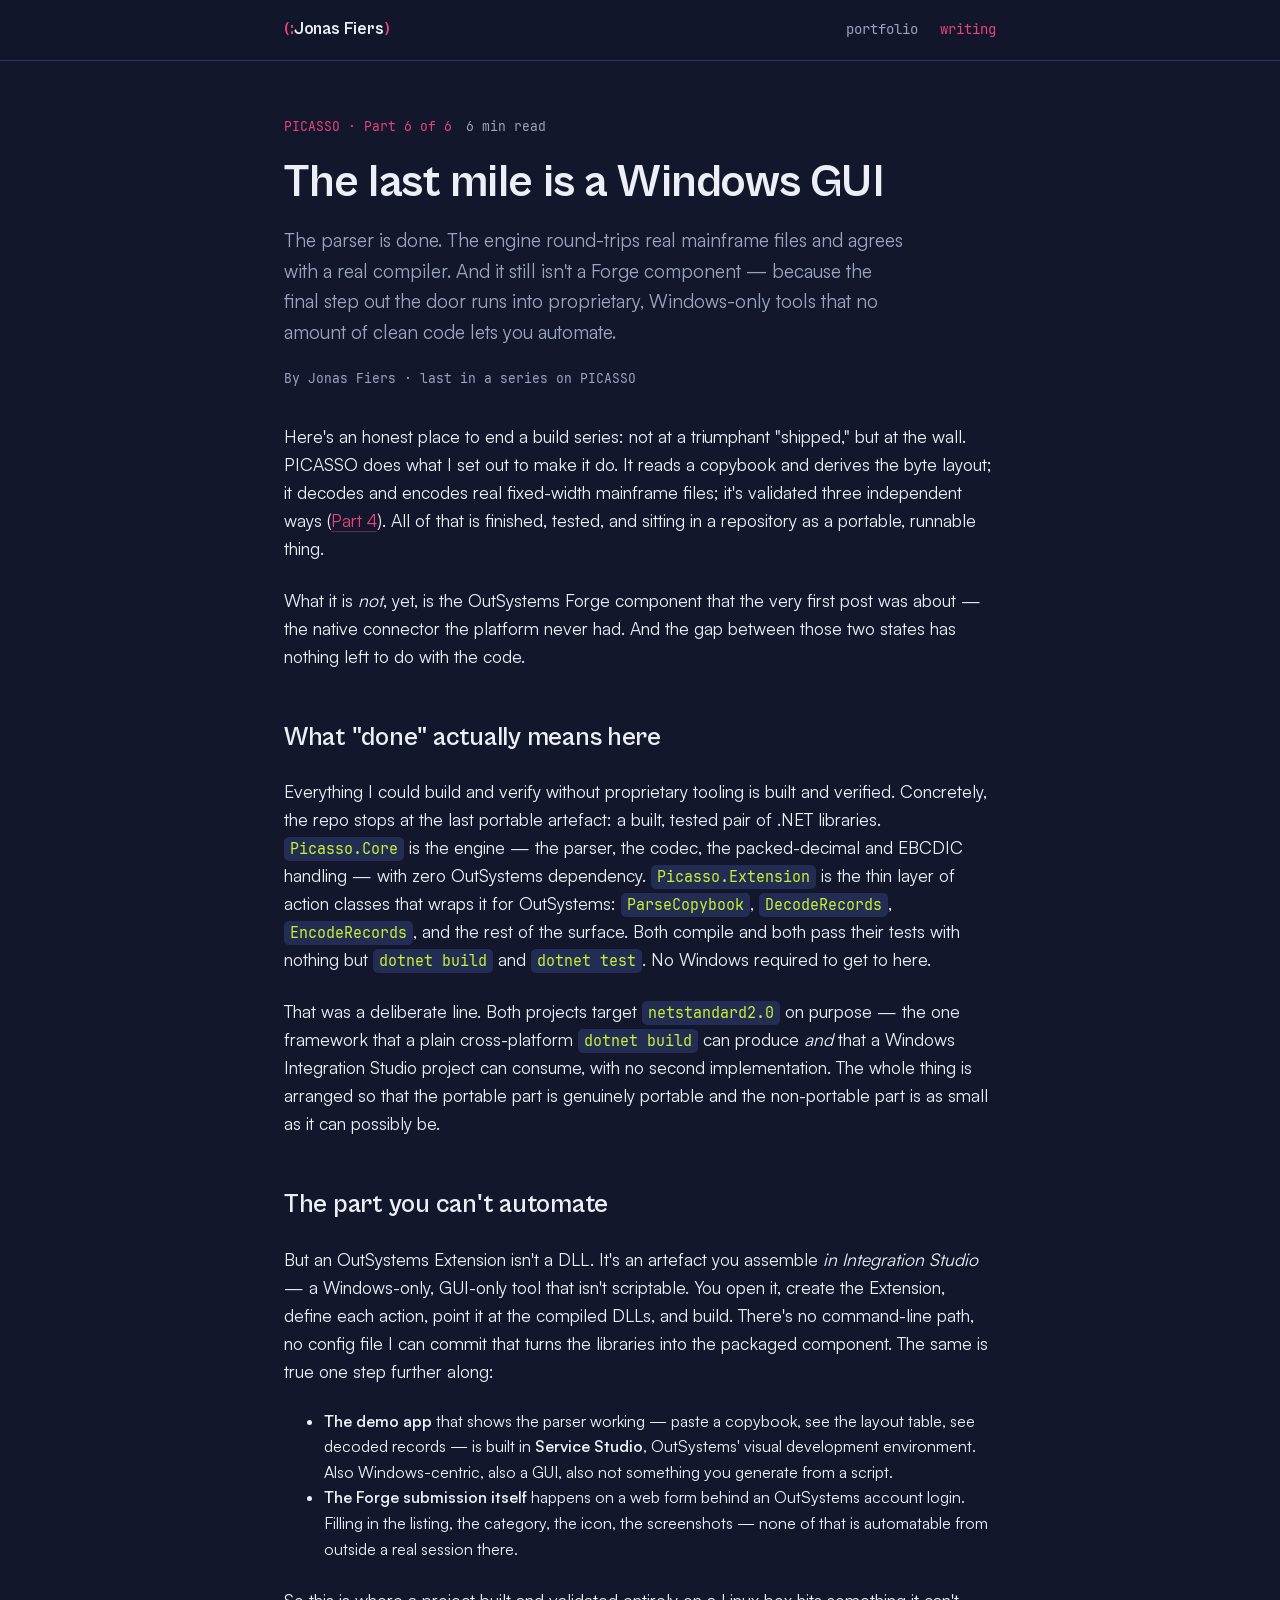
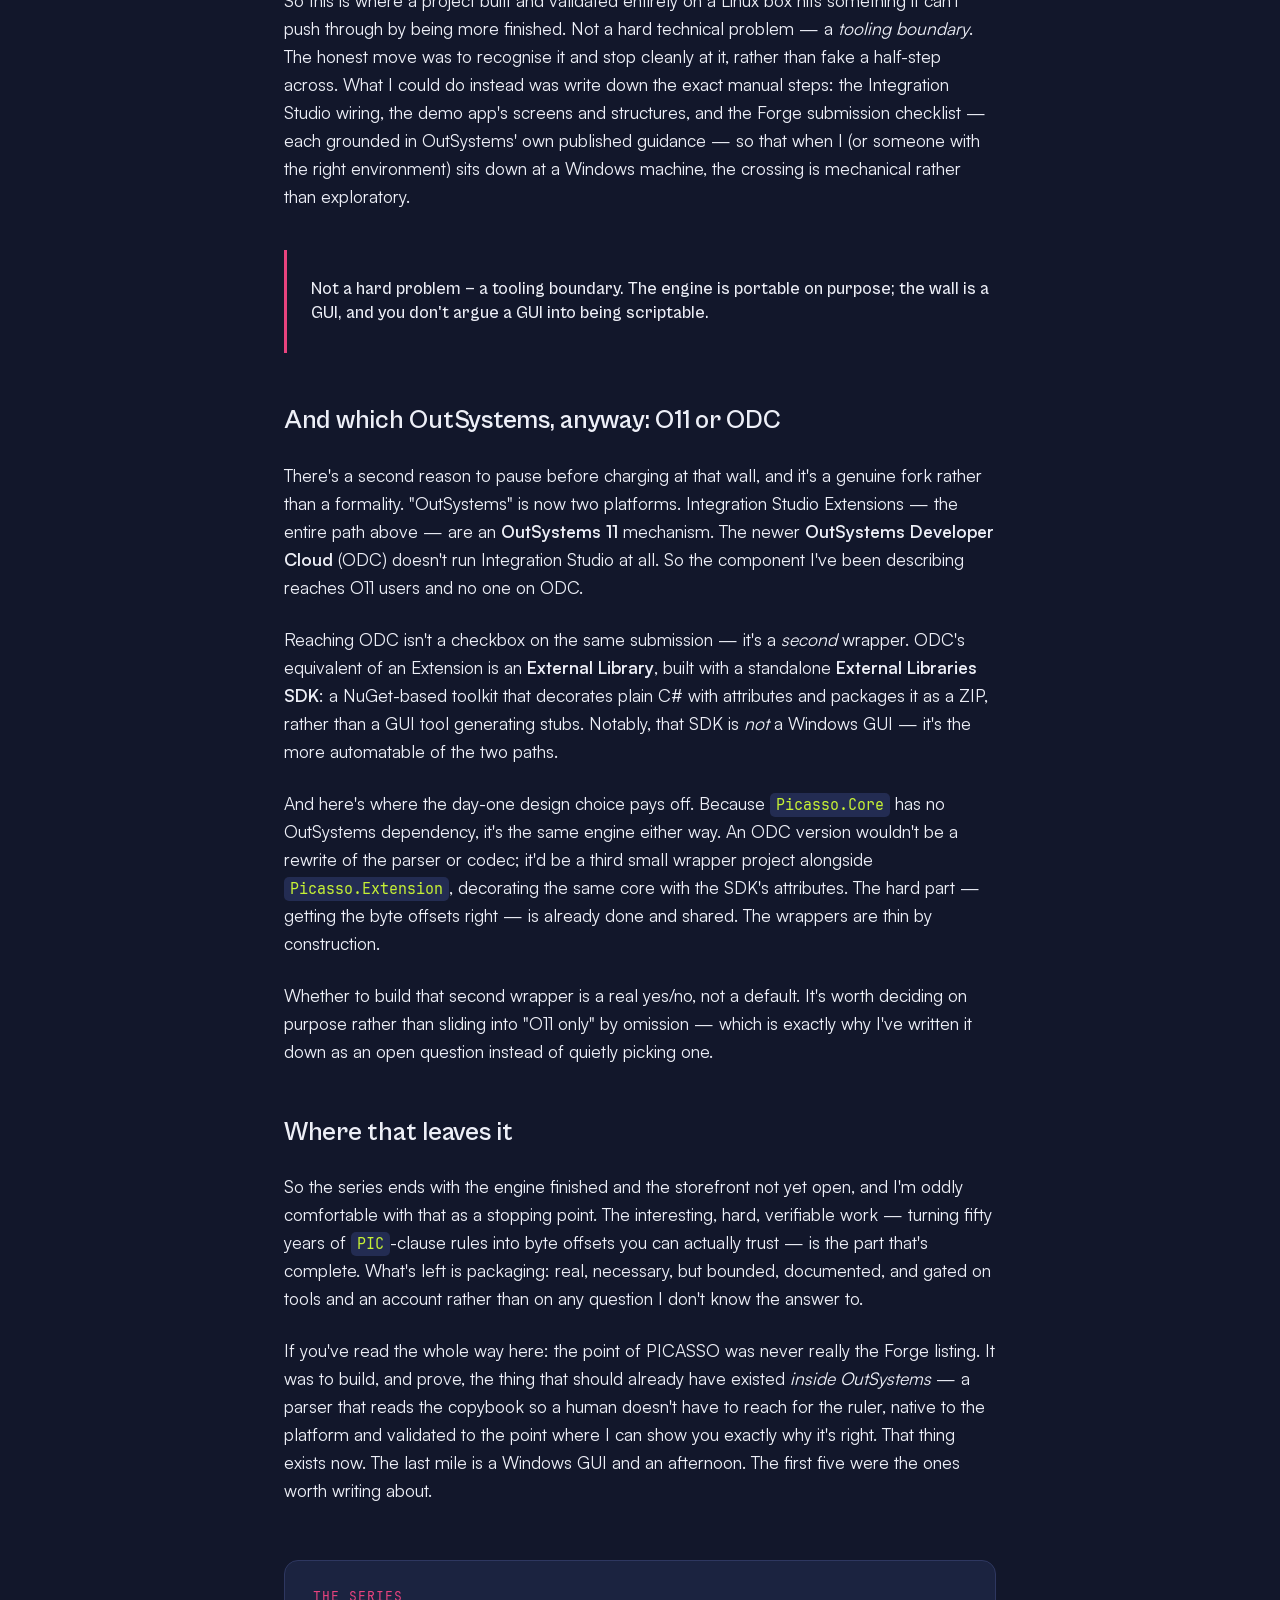
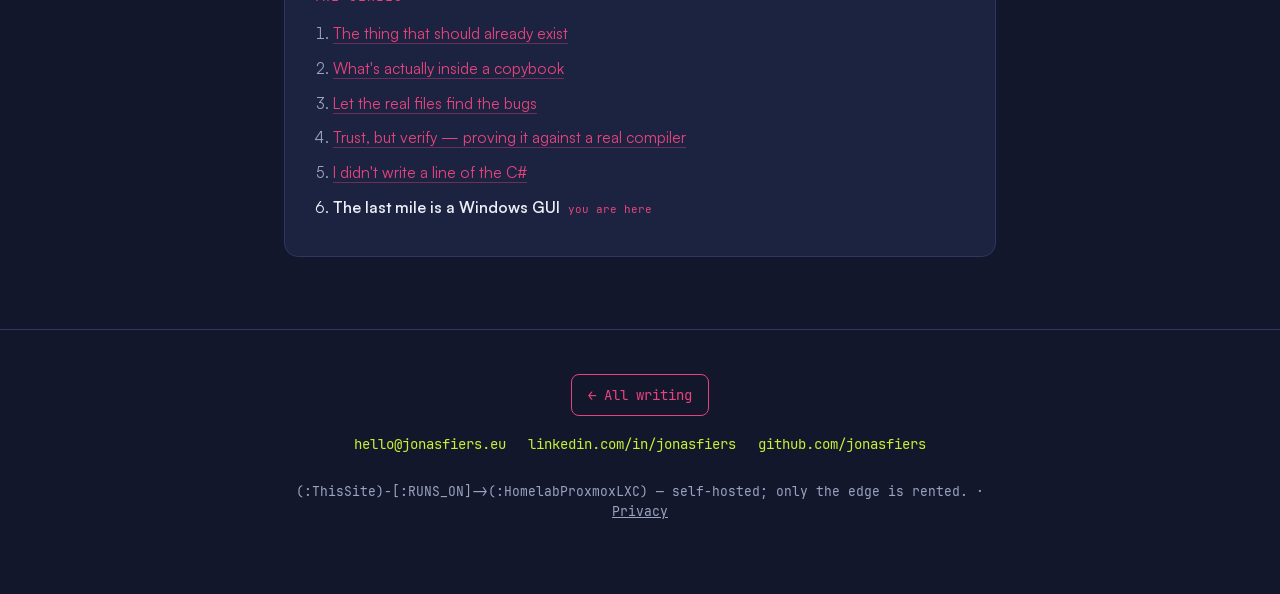
<file: blog/picasso-the-last-mile-is-a-windows-gui.html>
<!DOCTYPE html>
<html lang="en">
<head>
<meta charset="UTF-8">
<meta name="viewport" content="width=device-width, initial-scale=1.0">
<title>The last mile is a Windows GUI — Jonas Fiers</title>
<meta name="description" content="PICASSO's engine is done, tested, and portable. Turning it into the OutSystems Forge component it's meant to become runs into a wall that has nothing to do with the code: proprietary, Windows-only GUI tools you can't automate — plus the O11-versus-ODC question.">
<meta property="og:type" content="article">
<meta property="og:url" content="https://www.jonasfiers.eu/blog/picasso-the-last-mile-is-a-windows-gui.html">
<link rel="canonical" href="https://www.jonasfiers.eu/blog/picasso-the-last-mile-is-a-windows-gui.html">
<meta property="og:title" content="The last mile is a Windows GUI">
<meta property="og:description" content="The engine is done and portable. Shipping it as a Forge component needs proprietary, Windows-only GUI tools that can't be automated — and a choice between O11's Integration Studio and ODC's External Libraries SDK.">
<meta property="og:image" content="https://www.jonasfiers.eu/og-image.png">
<meta property="og:image:width" content="1200">
<meta property="og:image:height" content="630">
<meta property="article:published_time" content="2026-07-20">
<meta property="article:author" content="Jonas Fiers">
<meta name="twitter:card" content="summary_large_image">
<meta name="twitter:title" content="The last mile is a Windows GUI">
<meta name="twitter:description" content="The engine is done and portable. Shipping it as a Forge component needs proprietary, Windows-only GUI tools that can't be automated — and a choice between O11 and ODC.">
<meta name="twitter:image" content="https://www.jonasfiers.eu/og-image.png">
<!-- @@favicon@@ -->
<link rel="icon" type="image/svg+xml" href="../favicon-writing.svg">
<!-- @@/favicon@@ -->
<link rel="preload" href="../fonts/CabinetGrotesk-Variable.woff2" as="font" type="font/woff2" crossorigin>
<link rel="preload" href="../fonts/Satoshi-Variable.woff2" as="font" type="font/woff2" crossorigin>
<link rel="preload" href="../fonts/JetBrainsMono-Regular.woff2" as="font" type="font/woff2" crossorigin>
<link rel="stylesheet" href="../assets/site.css">
<script type="application/ld+json">
{
  "@context": "https://schema.org",
  "@type": "BlogPosting",
  "headline": "The last mile is a Windows GUI",
  "description": "PICASSO's engine is done and portable; shipping it as a Forge component needs proprietary Windows-only GUI tools — plus the O11-versus-ODC question.",
  "datePublished": "2026-07-20",
  "author": { "@type": "Person", "name": "Jonas Fiers", "url": "https://www.jonasfiers.eu" },
  "image": "https://www.jonasfiers.eu/og-image.png",
  "mainEntityOfPage": "https://www.jonasfiers.eu/blog/picasso-the-last-mile-is-a-windows-gui.html",
  "isPartOf": { "@type": "Blog", "name": "Notes from the build" }
}
</script>
</head>
<body>

<!-- @@header@@ -->
<header class="site-header section-writing">
  <div class="wrap">
    <a class="brand" href="../index.html"><span>(:</span>Jonas Fiers<span>)</span></a>
    <nav class="nav-links" aria-label="Primary">
      <a class="to-portfolio" href="../index.html">Portfolio</a>
      <a class="to-writing" href="index.html">Writing</a>
    </nav>
  </div>
</header>
<!-- @@/header@@ -->

<main>
  <div class="wrap">

    <div class="article-head">
      <p class="kicker">
        <span>PICASSO · Part 6 of 6</span>
        <span class="muted">6 min read</span>
      </p>
      <h1>The last mile is a Windows GUI</h1>
      <p class="standfirst">The parser is done. The engine round-trips real mainframe files and agrees with a real compiler. And it still isn't a Forge component — because the final step out the door runs into proprietary, Windows-only tools that no amount of clean code lets you automate.</p>
      <p class="byline">By Jonas Fiers · last in a series on PICASSO</p>
    </div>

    <article class="post">

      <p>Here's an honest place to end a build series: not at a triumphant "shipped," but at the wall. PICASSO does what I set out to make it do. It reads a copybook and derives the byte layout; it decodes and encodes real fixed-width mainframe files; it's validated three independent ways (<a class="inline" href="picasso-trust-but-verify.html">Part 4</a>). All of that is finished, tested, and sitting in a repository as a portable, runnable thing.</p>

      <p>What it is <em>not</em>, yet, is the OutSystems Forge component that the very first post was about — the native connector the platform never had. And the gap between those two states has nothing left to do with the code.</p>

      <h2>What "done" actually means here</h2>

      <p>Everything I could build and verify without proprietary tooling is built and verified. Concretely, the repo stops at the last portable artefact: a built, tested pair of .NET libraries. <code>Picasso.Core</code> is the engine — the parser, the codec, the packed-decimal and EBCDIC handling — with zero OutSystems dependency. <code>Picasso.Extension</code> is the thin layer of action classes that wraps it for OutSystems: <code>ParseCopybook</code>, <code>DecodeRecords</code>, <code>EncodeRecords</code>, and the rest of the surface. Both compile and both pass their tests with nothing but <code>dotnet build</code> and <code>dotnet test</code>. No Windows required to get to here.</p>

      <p>That was a deliberate line. Both projects target <code>netstandard2.0</code> on purpose — the one framework that a plain cross-platform <code>dotnet build</code> can produce <em>and</em> that a Windows Integration Studio project can consume, with no second implementation. The whole thing is arranged so that the portable part is genuinely portable and the non-portable part is as small as it can possibly be.</p>

      <h2>The part you can't automate</h2>

      <p>But an OutSystems Extension isn't a DLL. It's an artefact you assemble <em>in Integration Studio</em> — a Windows-only, GUI-only tool that isn't scriptable. You open it, create the Extension, define each action, point it at the compiled DLLs, and build. There's no command-line path, no config file I can commit that turns the libraries into the packaged component. The same is true one step further along:</p>

      <ul>
        <li><strong>The demo app</strong> that shows the parser working — paste a copybook, see the layout table, see decoded records — is built in <strong>Service Studio</strong>, OutSystems' visual development environment. Also Windows-centric, also a GUI, also not something you generate from a script.</li>
        <li><strong>The Forge submission itself</strong> happens on a web form behind an OutSystems account login. Filling in the listing, the category, the icon, the screenshots — none of that is automatable from outside a real session there.</li>
      </ul>

      <p>So this is where a project built and validated entirely on a Linux box hits something it can't push through by being more finished. Not a hard technical problem — a <em>tooling boundary</em>. The honest move was to recognise it and stop cleanly at it, rather than fake a half-step across. What I could do instead was write down the exact manual steps: the Integration Studio wiring, the demo app's screens and structures, and the Forge submission checklist — each grounded in OutSystems' own published guidance — so that when I (or someone with the right environment) sits down at a Windows machine, the crossing is mechanical rather than exploratory.</p>

      <div class="pull">
        <p>Not a hard problem — a tooling boundary. The engine is portable on purpose; the wall is a GUI, and you don't argue a GUI into being scriptable.</p>
      </div>

      <h2>And which OutSystems, anyway: O11 or ODC</h2>

      <p>There's a second reason to pause before charging at that wall, and it's a genuine fork rather than a formality. "OutSystems" is now two platforms. Integration Studio Extensions — the entire path above — are an <strong>OutSystems 11</strong> mechanism. The newer <strong>OutSystems Developer Cloud</strong> (ODC) doesn't run Integration Studio at all. So the component I've been describing reaches O11 users and no one on ODC.</p>

      <p>Reaching ODC isn't a checkbox on the same submission — it's a <em>second</em> wrapper. ODC's equivalent of an Extension is an <strong>External Library</strong>, built with a standalone <strong>External Libraries SDK</strong>: a NuGet-based toolkit that decorates plain C# with attributes and packages it as a ZIP, rather than a GUI tool generating stubs. Notably, that SDK is <em>not</em> a Windows GUI — it's the more automatable of the two paths.</p>

      <p>And here's where the day-one design choice pays off. Because <code>Picasso.Core</code> has no OutSystems dependency, it's the same engine either way. An ODC version wouldn't be a rewrite of the parser or codec; it'd be a third small wrapper project alongside <code>Picasso.Extension</code>, decorating the same core with the SDK's attributes. The hard part — getting the byte offsets right — is already done and shared. The wrappers are thin by construction.</p>

      <p>Whether to build that second wrapper is a real yes/no, not a default. It's worth deciding on purpose rather than sliding into "O11 only" by omission — which is exactly why I've written it down as an open question instead of quietly picking one.</p>

      <h2>Where that leaves it</h2>

      <p>So the series ends with the engine finished and the storefront not yet open, and I'm oddly comfortable with that as a stopping point. The interesting, hard, verifiable work — turning fifty years of <code>PIC</code>-clause rules into byte offsets you can actually trust — is the part that's complete. What's left is packaging: real, necessary, but bounded, documented, and gated on tools and an account rather than on any question I don't know the answer to.</p>

      <p>If you've read the whole way here: the point of PICASSO was never really the Forge listing. It was to build, and prove, the thing that should already have existed <em>inside OutSystems</em> — a parser that reads the copybook so a human doesn't have to reach for the ruler, native to the platform and validated to the point where I can show you exactly why it's right. That thing exists now. The last mile is a Windows GUI and an afternoon. The first five were the ones worth writing about.</p>

      <div class="series-next">
        <p class="label">The series</p>
        <ol>
          <li><a class="inline" href="picasso-the-thing-that-should-exist.html">The thing that should already exist</a></li>
          <li><a class="inline" href="picasso-inside-a-copybook.html">What's actually inside a copybook</a></li>
          <li><a class="inline" href="picasso-let-the-real-files-find-the-bugs.html">Let the real files find the bugs</a></li>
          <li><a class="inline" href="picasso-trust-but-verify.html">Trust, but verify — proving it against a real compiler</a></li>
          <li><a class="inline" href="picasso-i-didnt-write-the-csharp.html">I didn't write a line of the C#</a></li>
          <li class="done"><b>The last mile is a Windows GUI</b><span class="tag">you are here</span></li>
        </ol>
      </div>

    </article>
  </div>
</main>

<!-- @@footer@@ -->
<footer class="site-footer">
  <div class="wrap">
    <a class="back to-writing" href="index.html">&larr; All writing</a>
    <div class="contact-links">
      <a href="mailto:hello@jonasfiers.eu">hello@jonasfiers.eu</a>
      <a href="https://linkedin.com/in/jonasfiers" target="_blank" rel="noopener">linkedin.com/in/jonasfiers</a>
      <a href="https://github.com/jonasfiers" target="_blank" rel="noopener">github.com/jonasfiers</a>
    </div>
    <p class="fine">(:ThisSite)-[:RUNS_ON]-&gt;(:HomelabProxmoxLXC) &mdash; self-hosted; only the edge is rented. &middot; <a href="../privacy.html">Privacy</a></p>
  </div>
</footer>
<!-- @@/footer@@ -->

</body>
</html>
</file>
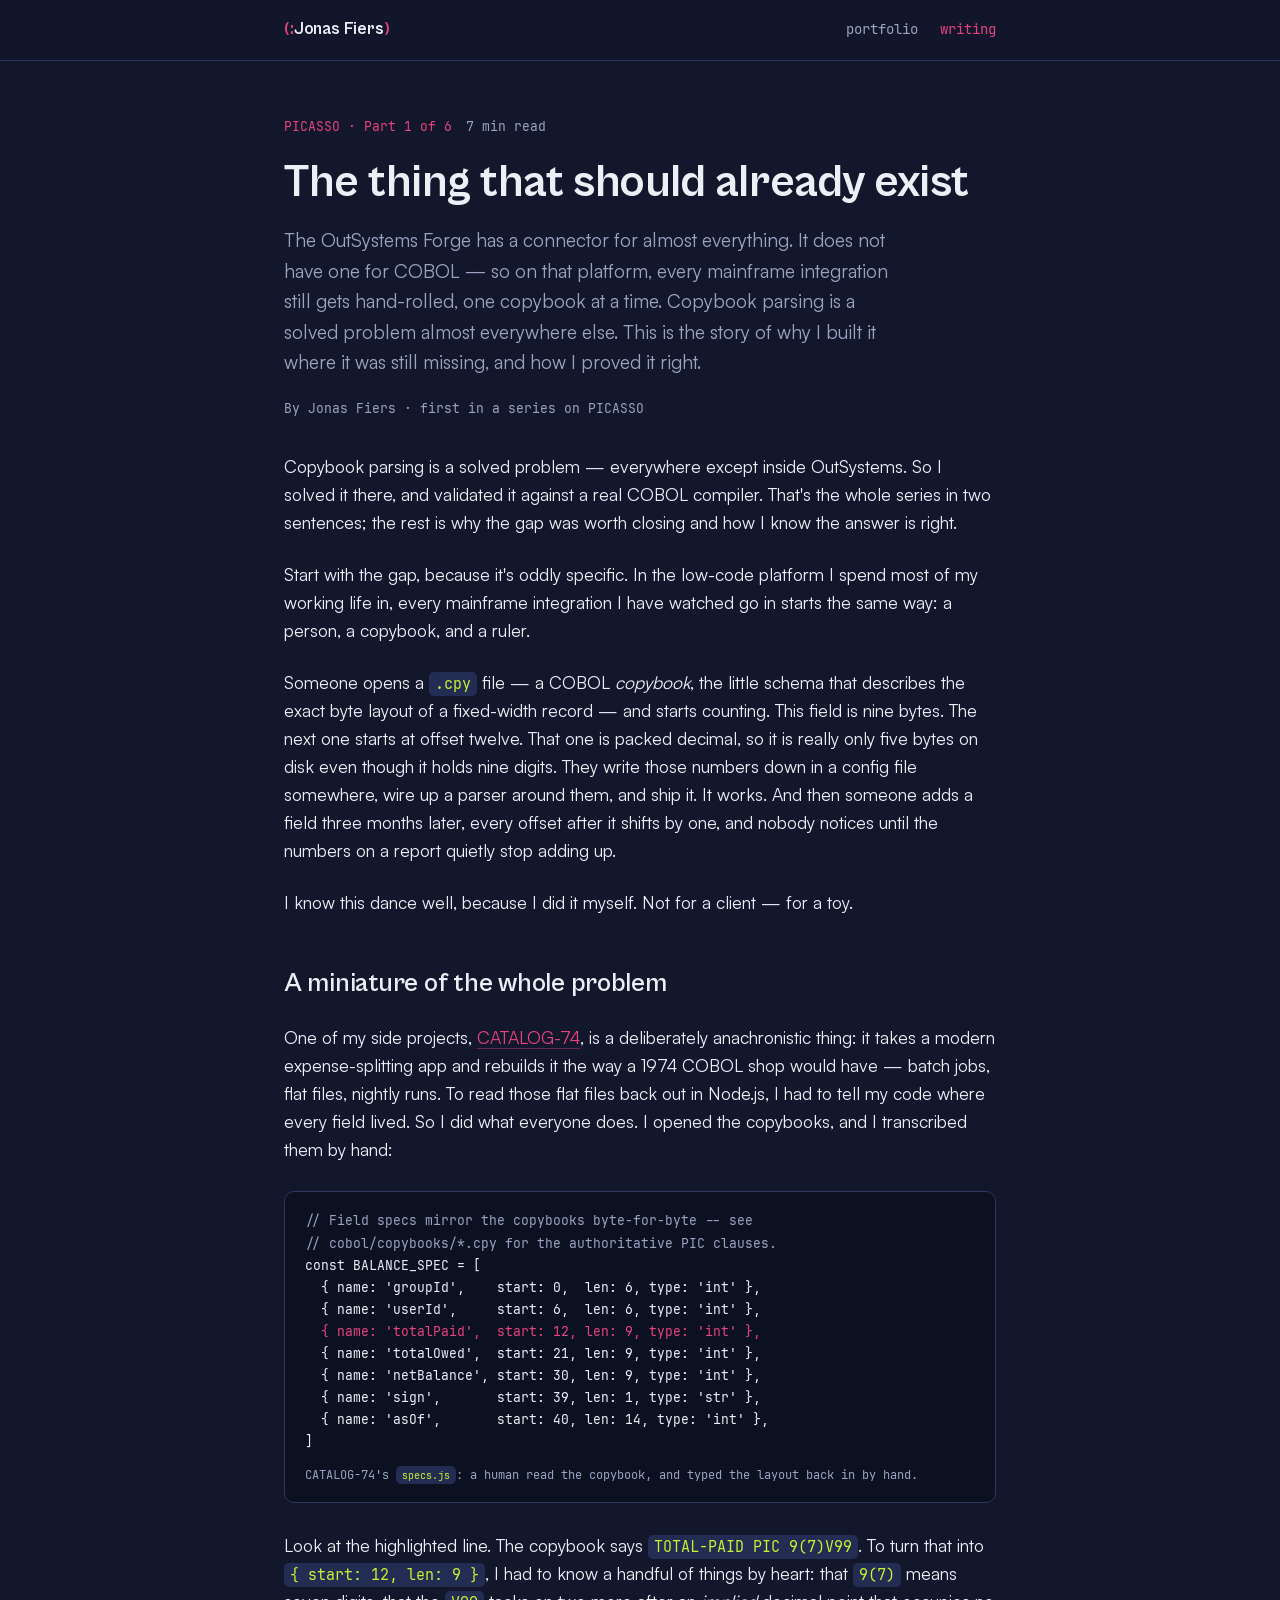
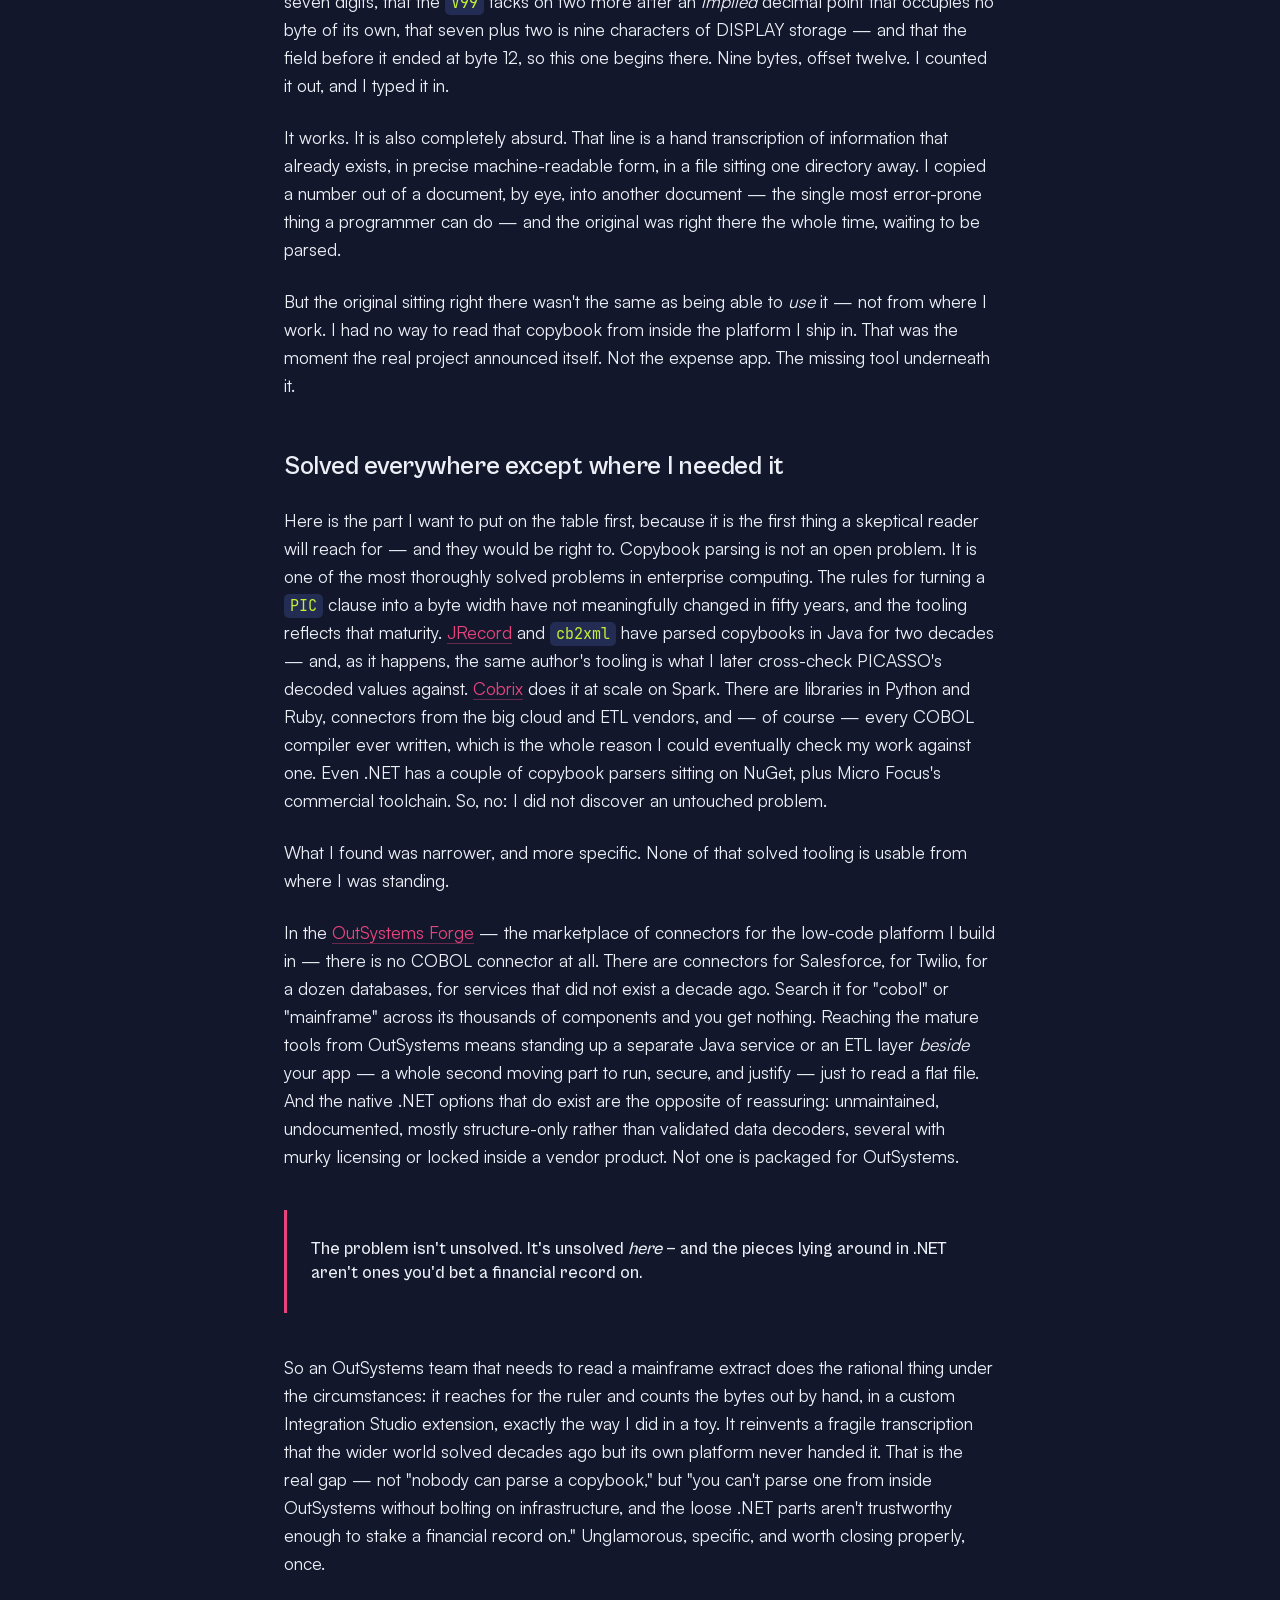
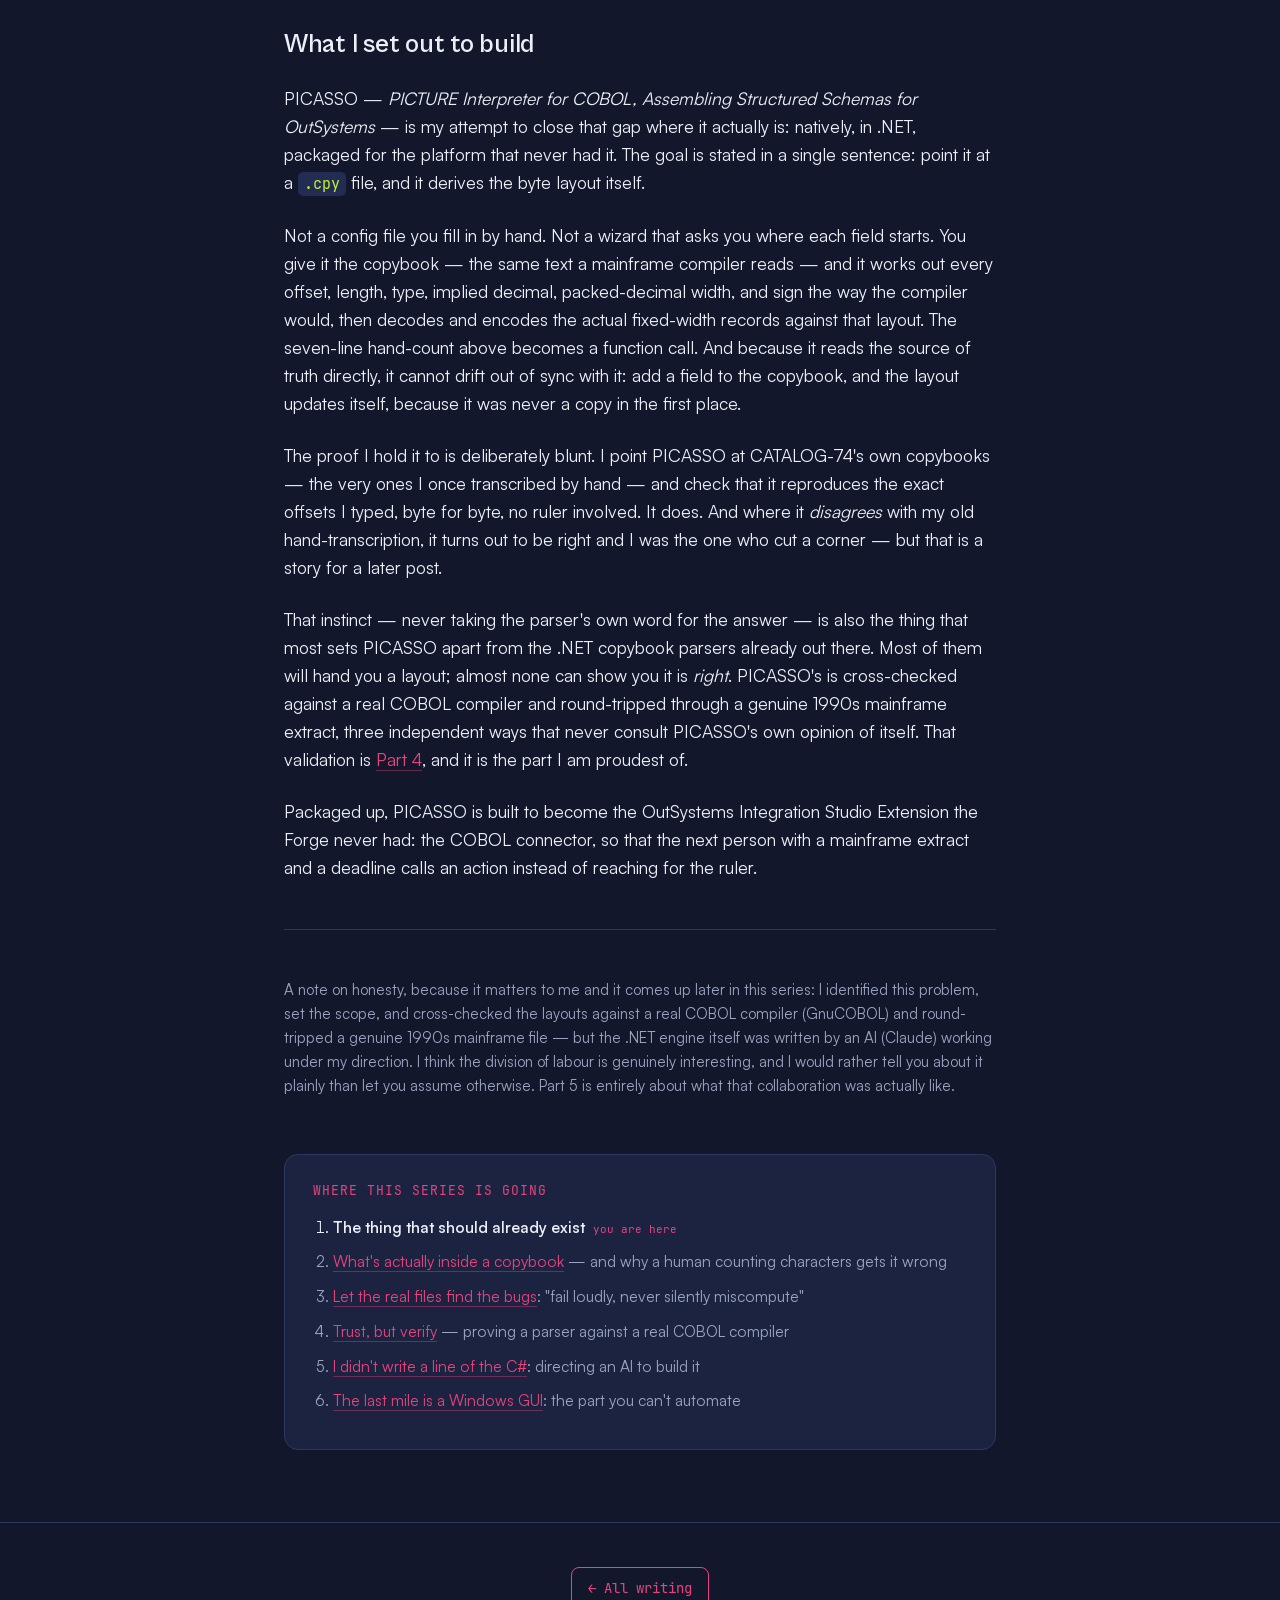
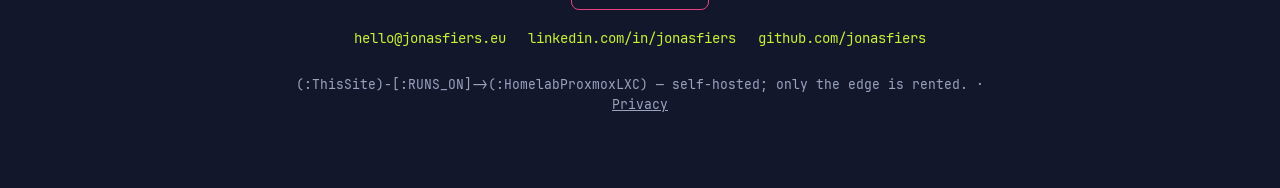
<file: blog/picasso-the-thing-that-should-exist.html>
<!DOCTYPE html>
<html lang="en">
<head>
<meta charset="UTF-8">
<meta name="viewport" content="width=device-width, initial-scale=1.0">
<title>The thing that should already exist — Jonas Fiers</title>
<meta name="description" content="Copybook parsing is a solved problem — everywhere except inside OutSystems, whose Forge has no COBOL connector. So mainframe integrations there get hand-rolled from byte offsets. Why I built PICASSO, a native parser that derives the layout itself, and validated it against a real COBOL compiler.">
<meta property="og:type" content="article">
<meta property="og:url" content="https://www.jonasfiers.eu/blog/picasso-the-thing-that-should-exist.html">
<link rel="canonical" href="https://www.jonasfiers.eu/blog/picasso-the-thing-that-should-exist.html">
<meta property="og:title" content="The thing that should already exist">
<meta property="og:description" content="Copybook parsing is solved everywhere except inside OutSystems, whose Forge has no COBOL connector. PICASSO is a native .NET parser that derives the byte layout itself — validated against a real COBOL compiler.">
<meta property="og:image" content="https://www.jonasfiers.eu/og-image.png">
<meta property="og:image:width" content="1200">
<meta property="og:image:height" content="630">
<meta property="article:published_time" content="2026-07-20">
<meta property="article:author" content="Jonas Fiers">
<meta name="twitter:card" content="summary_large_image">
<meta name="twitter:title" content="The thing that should already exist">
<meta name="twitter:description" content="Copybook parsing is solved everywhere except inside OutSystems, whose Forge has no COBOL connector. PICASSO is a native .NET parser that derives the byte layout itself — validated against a real COBOL compiler.">
<meta name="twitter:image" content="https://www.jonasfiers.eu/og-image.png">
<!-- @@favicon@@ -->
<link rel="icon" type="image/svg+xml" href="../favicon-writing.svg">
<!-- @@/favicon@@ -->
<link rel="preload" href="../fonts/CabinetGrotesk-Variable.woff2" as="font" type="font/woff2" crossorigin>
<link rel="preload" href="../fonts/Satoshi-Variable.woff2" as="font" type="font/woff2" crossorigin>
<link rel="preload" href="../fonts/JetBrainsMono-Regular.woff2" as="font" type="font/woff2" crossorigin>
<link rel="stylesheet" href="../assets/site.css">
<script type="application/ld+json">
{
  "@context": "https://schema.org",
  "@type": "BlogPosting",
  "headline": "The thing that should already exist",
  "description": "Why I built PICASSO — the COBOL copybook parser the OutSystems Forge never had.",
  "datePublished": "2026-07-20",
  "author": { "@type": "Person", "name": "Jonas Fiers", "url": "https://www.jonasfiers.eu" },
  "image": "https://www.jonasfiers.eu/og-image.png",
  "mainEntityOfPage": "https://www.jonasfiers.eu/blog/picasso-the-thing-that-should-exist.html",
  "isPartOf": { "@type": "Blog", "name": "Notes from the build" }
}
</script>
</head>
<body>

<!-- @@header@@ -->
<header class="site-header section-writing">
  <div class="wrap">
    <a class="brand" href="../index.html"><span>(:</span>Jonas Fiers<span>)</span></a>
    <nav class="nav-links" aria-label="Primary">
      <a class="to-portfolio" href="../index.html">Portfolio</a>
      <a class="to-writing" href="index.html">Writing</a>
    </nav>
  </div>
</header>
<!-- @@/header@@ -->

<main>
  <div class="wrap">

    <div class="article-head">
      <p class="kicker">
        <span>PICASSO · Part 1 of 6</span>
        <span class="muted">7 min read</span>
      </p>
      <h1>The thing that should already exist</h1>
      <p class="standfirst">The OutSystems Forge has a connector for almost everything. It does not have one for COBOL — so on that platform, every mainframe integration still gets hand-rolled, one copybook at a time. Copybook parsing is a solved problem almost everywhere else. This is the story of why I built it where it was still missing, and how I proved it right.</p>
      <p class="byline">By Jonas Fiers · first in a series on PICASSO</p>
    </div>

    <article class="post">

      <p>Copybook parsing is a solved problem — everywhere except inside OutSystems. So I solved it there, and validated it against a real COBOL compiler. That's the whole series in two sentences; the rest is why the gap was worth closing and how I know the answer is right.</p>

      <p>Start with the gap, because it's oddly specific. In the low-code platform I spend most of my working life in, every mainframe integration I have watched go in starts the same way: a person, a copybook, and a ruler.</p>

      <p>Someone opens a <code>.cpy</code> file — a COBOL <em>copybook</em>, the little schema that describes the exact byte layout of a fixed-width record — and starts counting. This field is nine bytes. The next one starts at offset twelve. That one is packed decimal, so it is really only five bytes on disk even though it holds nine digits. They write those numbers down in a config file somewhere, wire up a parser around them, and ship it. It works. And then someone adds a field three months later, every offset after it shifts by one, and nobody notices until the numbers on a report quietly stop adding up.</p>

      <p>I know this dance well, because I did it myself. Not for a client — for a toy.</p>

      <h2>A miniature of the whole problem</h2>

      <p>One of my side projects, <a class="inline" href="https://catalog74.jonasfiers.eu" target="_blank" rel="noopener">CATALOG-74</a>, is a deliberately anachronistic thing: it takes a modern expense-splitting app and rebuilds it the way a 1974 COBOL shop would have — batch jobs, flat files, nightly runs. To read those flat files back out in Node.js, I had to tell my code where every field lived. So I did what everyone does. I opened the copybooks, and I transcribed them by hand:</p>

      <div class="code-block">
<pre><span class="cmt">// Field specs mirror the copybooks byte-for-byte -- see
// cobol/copybooks/*.cpy for the authoritative PIC clauses.</span>
const BALANCE_SPEC = [
  { name: 'groupId',    start: 0,  len: 6, type: 'int' },
  { name: 'userId',     start: 6,  len: 6, type: 'int' },
  <span class="hl">{ name: 'totalPaid',  start: 12, len: 9, type: 'int' },</span>
  { name: 'totalOwed',  start: 21, len: 9, type: 'int' },
  { name: 'netBalance', start: 30, len: 9, type: 'int' },
  { name: 'sign',       start: 39, len: 1, type: 'str' },
  { name: 'asOf',       start: 40, len: 14, type: 'int' },
]</pre>
        <span class="cap">CATALOG-74's <code>specs.js</code>: a human read the copybook, and typed the layout back in by hand.</span>
      </div>

      <p>Look at the highlighted line. The copybook says <code>TOTAL-PAID PIC 9(7)V99</code>. To turn that into <code>{ start: 12, len: 9 }</code>, I had to know a handful of things by heart: that <code>9(7)</code> means seven digits, that the <code>V99</code> tacks on two more after an <em>implied</em> decimal point that occupies no byte of its own, that seven plus two is nine characters of DISPLAY storage — and that the field before it ended at byte 12, so this one begins there. Nine bytes, offset twelve. I counted it out, and I typed it in.</p>

      <p>It works. It is also completely absurd. That line is a hand transcription of information that already exists, in precise machine-readable form, in a file sitting one directory away. I copied a number out of a document, by eye, into another document — the single most error-prone thing a programmer can do — and the original was right there the whole time, waiting to be parsed.</p>

      <p>But the original sitting right there wasn't the same as being able to <em>use</em> it — not from where I work. I had no way to read that copybook from inside the platform I ship in. That was the moment the real project announced itself. Not the expense app. The missing tool underneath it.</p>

      <h2>Solved everywhere except where I needed it</h2>

      <p>Here is the part I want to put on the table first, because it is the first thing a skeptical reader will reach for — and they would be right to. Copybook parsing is not an open problem. It is one of the most thoroughly solved problems in enterprise computing. The rules for turning a <code>PIC</code> clause into a byte width have not meaningfully changed in fifty years, and the tooling reflects that maturity. <a class="inline" href="https://github.com/bmTas/JRecord" target="_blank" rel="noopener">JRecord</a> and <code>cb2xml</code> have parsed copybooks in Java for two decades — and, as it happens, the same author's tooling is what I later cross-check PICASSO's decoded values against. <a class="inline" href="https://github.com/AbsaOSS/cobrix" target="_blank" rel="noopener">Cobrix</a> does it at scale on Spark. There are libraries in Python and Ruby, connectors from the big cloud and ETL vendors, and — of course — every COBOL compiler ever written, which is the whole reason I could eventually check my work against one. Even .NET has a couple of copybook parsers sitting on NuGet, plus Micro Focus's commercial toolchain. So, no: I did not discover an untouched problem.</p>

      <p>What I found was narrower, and more specific. None of that solved tooling is usable from where I was standing.</p>

      <p>In the <a class="inline" href="https://www.outsystems.com/forge/" target="_blank" rel="noopener">OutSystems Forge</a> — the marketplace of connectors for the low-code platform I build in — there is no COBOL connector at all. There are connectors for Salesforce, for Twilio, for a dozen databases, for services that did not exist a decade ago. Search it for "cobol" or "mainframe" across its thousands of components and you get nothing. Reaching the mature tools from OutSystems means standing up a separate Java service or an ETL layer <em>beside</em> your app — a whole second moving part to run, secure, and justify — just to read a flat file. And the native .NET options that do exist are the opposite of reassuring: unmaintained, undocumented, mostly structure-only rather than validated data decoders, several with murky licensing or locked inside a vendor product. Not one is packaged for OutSystems.</p>

      <div class="pull">
        <p>The problem isn't unsolved. It's unsolved <em>here</em> — and the pieces lying around in .NET aren't ones you'd bet a financial record on.</p>
      </div>

      <p>So an OutSystems team that needs to read a mainframe extract does the rational thing under the circumstances: it reaches for the ruler and counts the bytes out by hand, in a custom Integration Studio extension, exactly the way I did in a toy. It reinvents a fragile transcription that the wider world solved decades ago but its own platform never handed it. That is the real gap — not "nobody can parse a copybook," but "you can't parse one from inside OutSystems without bolting on infrastructure, and the loose .NET parts aren't trustworthy enough to stake a financial record on." Unglamorous, specific, and worth closing properly, once.</p>

      <h2>What I set out to build</h2>

      <p>PICASSO — <em>PICTURE Interpreter for COBOL, Assembling Structured Schemas for OutSystems</em> — is my attempt to close that gap where it actually is: natively, in .NET, packaged for the platform that never had it. The goal is stated in a single sentence: point it at a <code>.cpy</code> file, and it derives the byte layout itself.</p>

      <p>Not a config file you fill in by hand. Not a wizard that asks you where each field starts. You give it the copybook — the same text a mainframe compiler reads — and it works out every offset, length, type, implied decimal, packed-decimal width, and sign the way the compiler would, then decodes and encodes the actual fixed-width records against that layout. The seven-line hand-count above becomes a function call. And because it reads the source of truth directly, it cannot drift out of sync with it: add a field to the copybook, and the layout updates itself, because it was never a copy in the first place.</p>

      <p>The proof I hold it to is deliberately blunt. I point PICASSO at CATALOG-74's own copybooks — the very ones I once transcribed by hand — and check that it reproduces the exact offsets I typed, byte for byte, no ruler involved. It does. And where it <em>disagrees</em> with my old hand-transcription, it turns out to be right and I was the one who cut a corner — but that is a story for a later post.</p>

      <p>That instinct — never taking the parser's own word for the answer — is also the thing that most sets PICASSO apart from the .NET copybook parsers already out there. Most of them will hand you a layout; almost none can show you it is <em>right</em>. PICASSO's is cross-checked against a real COBOL compiler and round-tripped through a genuine 1990s mainframe extract, three independent ways that never consult PICASSO's own opinion of itself. That validation is <a class="inline" href="picasso-trust-but-verify.html">Part 4</a>, and it is the part I am proudest of.</p>

      <p>Packaged up, PICASSO is built to become the OutSystems Integration Studio Extension the Forge never had: the COBOL connector, so that the next person with a mainframe extract and a deadline calls an action instead of reaching for the ruler.</p>

      <hr>

      <p style="font-size:15px;color:var(--text-dim);">A note on honesty, because it matters to me and it comes up later in this series: I identified this problem, set the scope, and cross-checked the layouts against a real COBOL compiler (GnuCOBOL) and round-tripped a genuine 1990s mainframe file — but the .NET engine itself was written by an AI (Claude) working under my direction. I think the division of labour is genuinely interesting, and I would rather tell you about it plainly than let you assume otherwise. Part 5 is entirely about what that collaboration was actually like.</p>

      <div class="series-next">
        <p class="label">Where this series is going</p>
        <ol>
          <li class="done"><b>The thing that should already exist</b><span class="tag">you are here</span></li>
          <li><a class="inline" href="picasso-inside-a-copybook.html">What's actually inside a copybook</a> — and why a human counting characters gets it wrong</li>
          <li><a class="inline" href="picasso-let-the-real-files-find-the-bugs.html">Let the real files find the bugs</a>: "fail loudly, never silently miscompute"</li>
          <li><a class="inline" href="picasso-trust-but-verify.html">Trust, but verify</a> — proving a parser against a real COBOL compiler</li>
          <li><a class="inline" href="picasso-i-didnt-write-the-csharp.html">I didn't write a line of the C#</a>: directing an AI to build it</li>
          <li><a class="inline" href="picasso-the-last-mile-is-a-windows-gui.html">The last mile is a Windows GUI</a>: the part you can't automate</li>
        </ol>
      </div>

    </article>
  </div>
</main>

<!-- @@footer@@ -->
<footer class="site-footer">
  <div class="wrap">
    <a class="back to-writing" href="index.html">&larr; All writing</a>
    <div class="contact-links">
      <a href="mailto:hello@jonasfiers.eu">hello@jonasfiers.eu</a>
      <a href="https://linkedin.com/in/jonasfiers" target="_blank" rel="noopener">linkedin.com/in/jonasfiers</a>
      <a href="https://github.com/jonasfiers" target="_blank" rel="noopener">github.com/jonasfiers</a>
    </div>
    <p class="fine">(:ThisSite)-[:RUNS_ON]-&gt;(:HomelabProxmoxLXC) &mdash; self-hosted; only the edge is rented. &middot; <a href="../privacy.html">Privacy</a></p>
  </div>
</footer>
<!-- @@/footer@@ -->

</body>
</html>
</file>
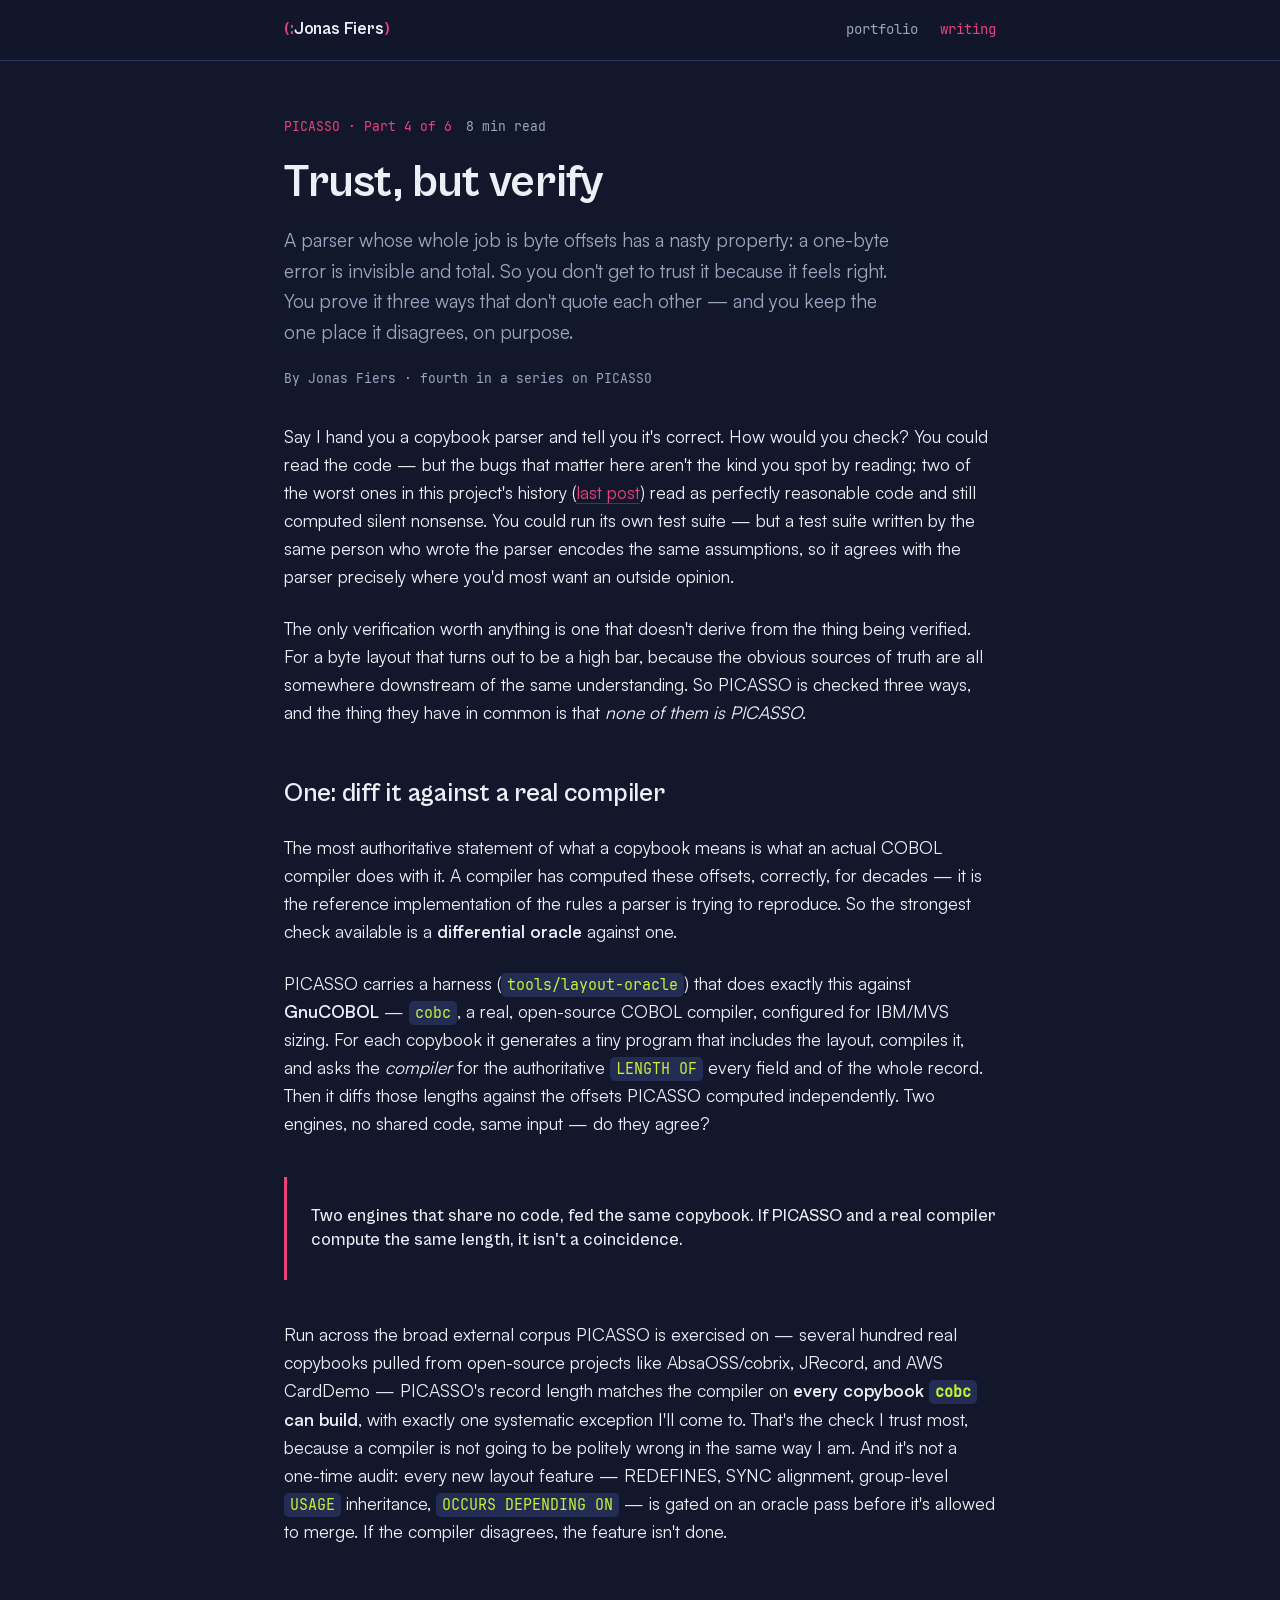
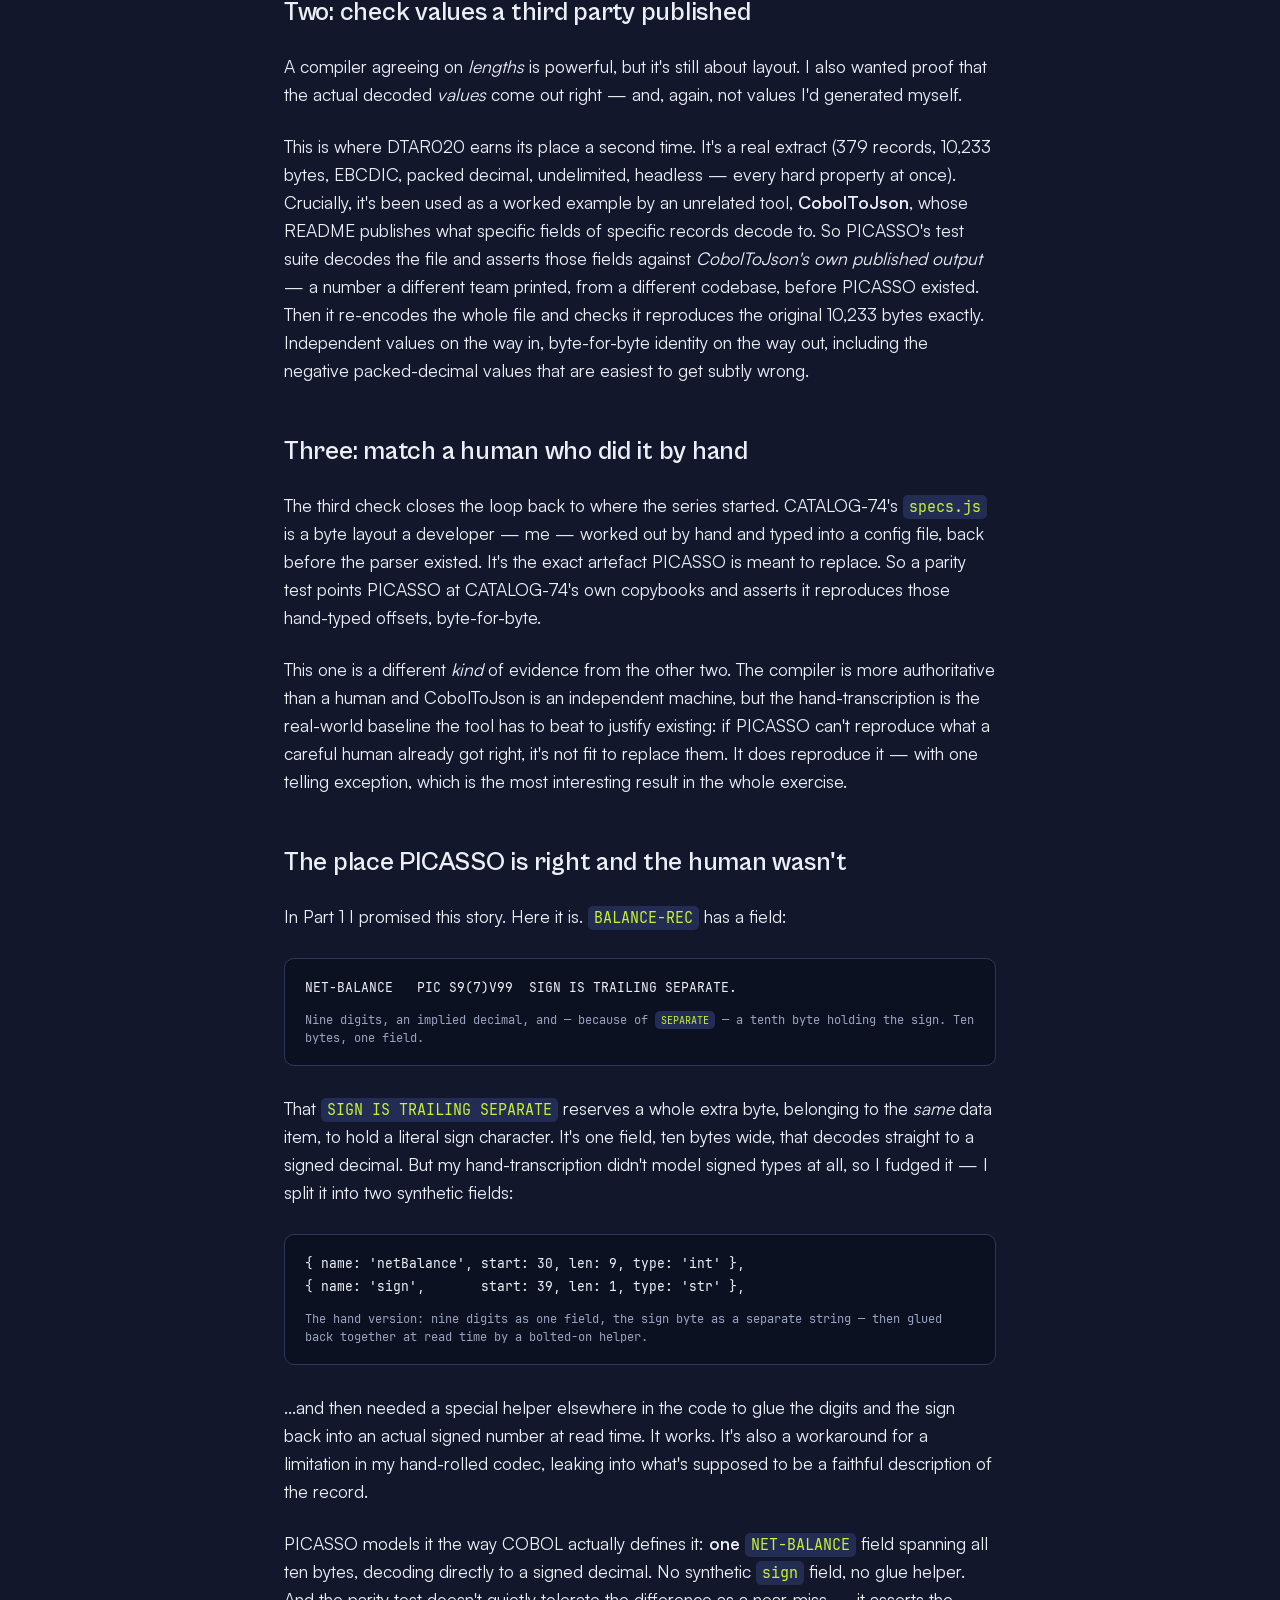
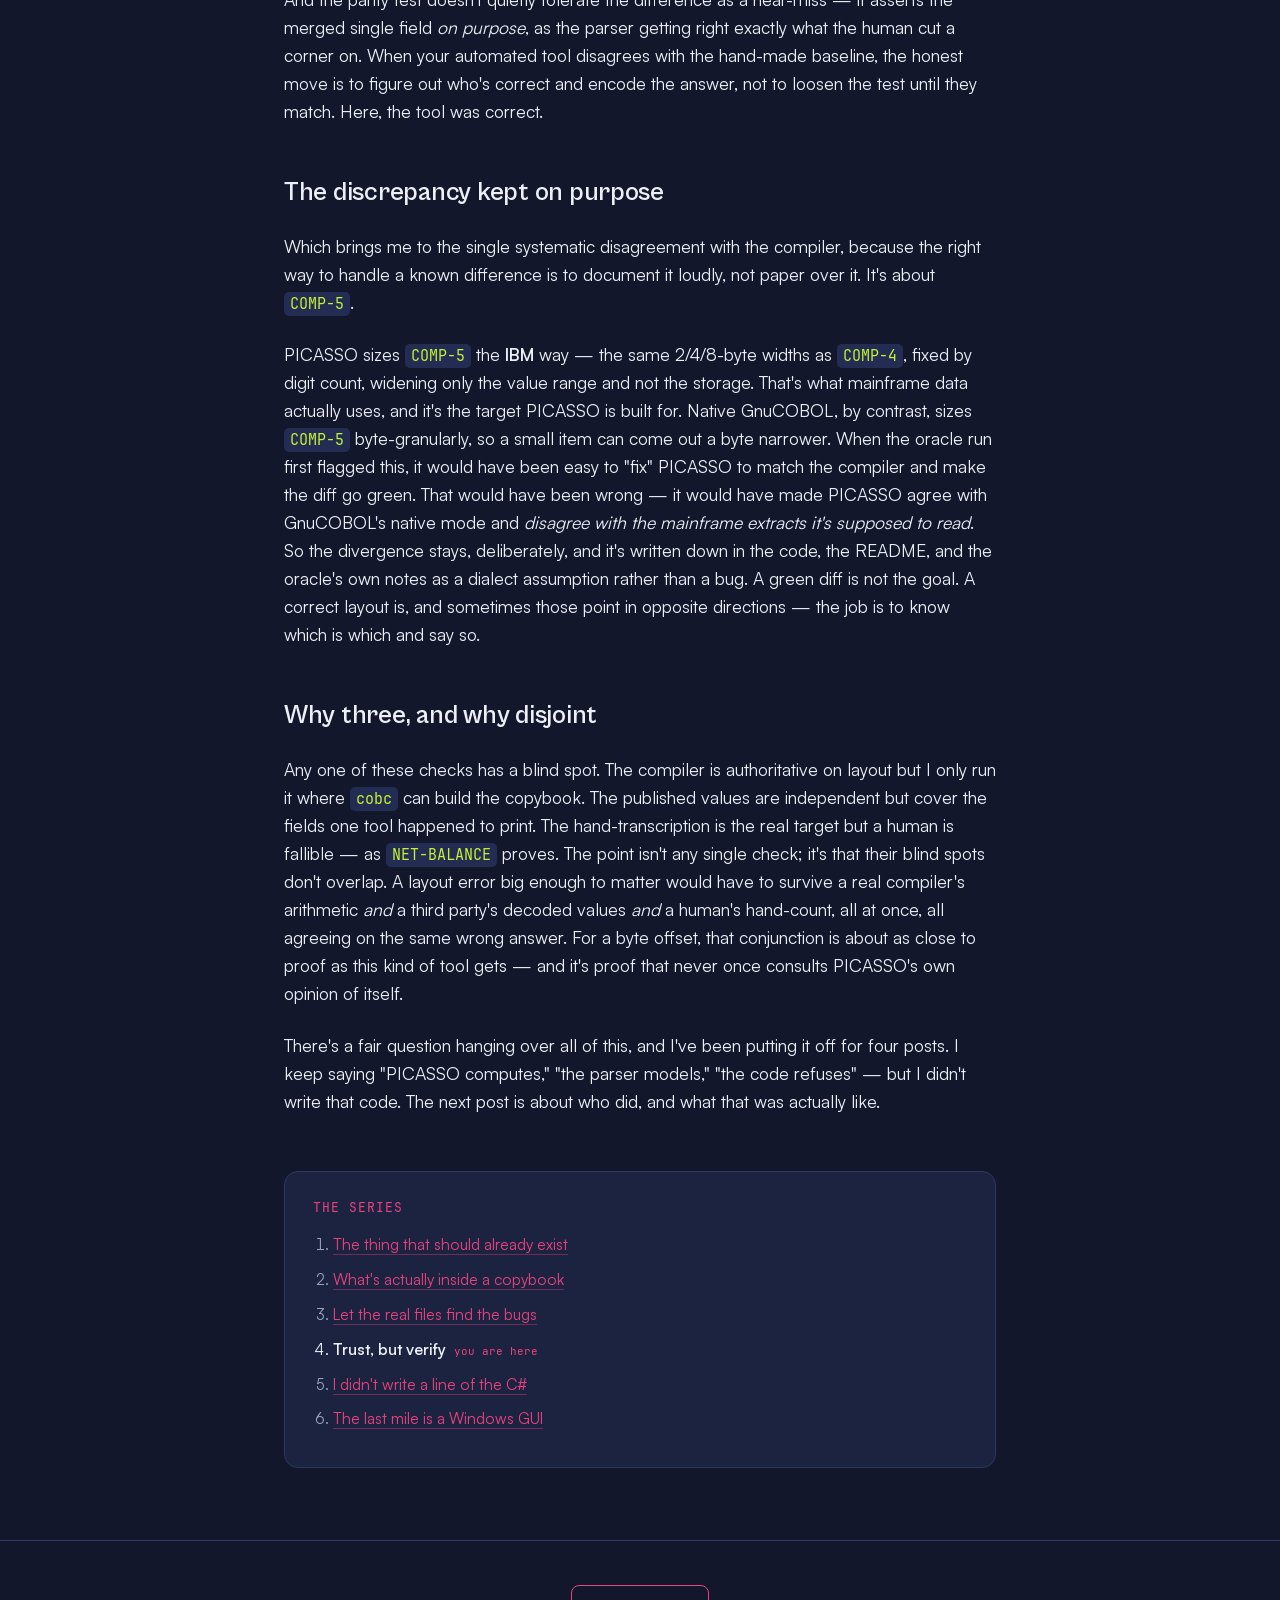
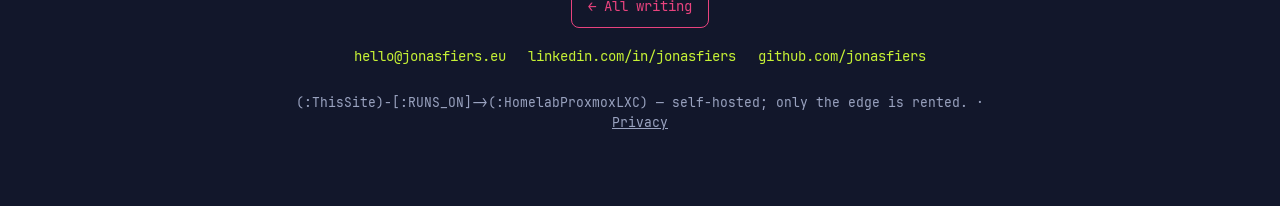
<file: blog/picasso-trust-but-verify.html>
<!DOCTYPE html>
<html lang="en">
<head>
<meta charset="UTF-8">
<meta name="viewport" content="width=device-width, initial-scale=1.0">
<title>Trust, but verify — Jonas Fiers</title>
<meta name="description" content="How do you trust a parser whose entire job is byte offsets, when a one-byte error silently shifts every field after it? You check it three ways that don't reference each other — a real COBOL compiler, an independent tool's published values, and a human's hand-transcription.">
<meta property="og:type" content="article">
<meta property="og:url" content="https://www.jonasfiers.eu/blog/picasso-trust-but-verify.html">
<link rel="canonical" href="https://www.jonasfiers.eu/blog/picasso-trust-but-verify.html">
<meta property="og:title" content="Trust, but verify">
<meta property="og:description" content="Proving a copybook parser three independent, non-self-referential ways: a GnuCOBOL differential oracle, a third party's own published values, and a human's hand-transcription — plus the one discrepancy kept on purpose.">
<meta property="og:image" content="https://www.jonasfiers.eu/og-image.png">
<meta property="og:image:width" content="1200">
<meta property="og:image:height" content="630">
<meta property="article:published_time" content="2026-07-20">
<meta property="article:author" content="Jonas Fiers">
<meta name="twitter:card" content="summary_large_image">
<meta name="twitter:title" content="Trust, but verify">
<meta name="twitter:description" content="Proving a copybook parser three independent, non-self-referential ways — a real compiler, a third party's published values, and a human's hand-transcription.">
<meta name="twitter:image" content="https://www.jonasfiers.eu/og-image.png">
<!-- @@favicon@@ -->
<link rel="icon" type="image/svg+xml" href="../favicon-writing.svg">
<!-- @@/favicon@@ -->
<link rel="preload" href="../fonts/CabinetGrotesk-Variable.woff2" as="font" type="font/woff2" crossorigin>
<link rel="preload" href="../fonts/Satoshi-Variable.woff2" as="font" type="font/woff2" crossorigin>
<link rel="preload" href="../fonts/JetBrainsMono-Regular.woff2" as="font" type="font/woff2" crossorigin>
<link rel="stylesheet" href="../assets/site.css">
<script type="application/ld+json">
{
  "@context": "https://schema.org",
  "@type": "BlogPosting",
  "headline": "Trust, but verify",
  "description": "Proving a copybook parser three independent ways — a real compiler, a third party's published values, and a human's hand-transcription.",
  "datePublished": "2026-07-20",
  "author": { "@type": "Person", "name": "Jonas Fiers", "url": "https://www.jonasfiers.eu" },
  "image": "https://www.jonasfiers.eu/og-image.png",
  "mainEntityOfPage": "https://www.jonasfiers.eu/blog/picasso-trust-but-verify.html",
  "isPartOf": { "@type": "Blog", "name": "Notes from the build" }
}
</script>
</head>
<body>

<!-- @@header@@ -->
<header class="site-header section-writing">
  <div class="wrap">
    <a class="brand" href="../index.html"><span>(:</span>Jonas Fiers<span>)</span></a>
    <nav class="nav-links" aria-label="Primary">
      <a class="to-portfolio" href="../index.html">Portfolio</a>
      <a class="to-writing" href="index.html">Writing</a>
    </nav>
  </div>
</header>
<!-- @@/header@@ -->

<main>
  <div class="wrap">

    <div class="article-head">
      <p class="kicker">
        <span>PICASSO · Part 4 of 6</span>
        <span class="muted">8 min read</span>
      </p>
      <h1>Trust, but verify</h1>
      <p class="standfirst">A parser whose whole job is byte offsets has a nasty property: a one-byte error is invisible and total. So you don't get to trust it because it feels right. You prove it three ways that don't quote each other — and you keep the one place it disagrees, on purpose.</p>
      <p class="byline">By Jonas Fiers · fourth in a series on PICASSO</p>
    </div>

    <article class="post">

      <p>Say I hand you a copybook parser and tell you it's correct. How would you check? You could read the code — but the bugs that matter here aren't the kind you spot by reading; two of the worst ones in this project's history (<a class="inline" href="picasso-let-the-real-files-find-the-bugs.html">last post</a>) read as perfectly reasonable code and still computed silent nonsense. You could run its own test suite — but a test suite written by the same person who wrote the parser encodes the same assumptions, so it agrees with the parser precisely where you'd most want an outside opinion.</p>

      <p>The only verification worth anything is one that doesn't derive from the thing being verified. For a byte layout that turns out to be a high bar, because the obvious sources of truth are all somewhere downstream of the same understanding. So PICASSO is checked three ways, and the thing they have in common is that <em>none of them is PICASSO</em>.</p>

      <h2>One: diff it against a real compiler</h2>

      <p>The most authoritative statement of what a copybook means is what an actual COBOL compiler does with it. A compiler has computed these offsets, correctly, for decades — it is the reference implementation of the rules a parser is trying to reproduce. So the strongest check available is a <strong>differential oracle</strong> against one.</p>

      <p>PICASSO carries a harness (<code>tools/layout-oracle</code>) that does exactly this against <strong>GnuCOBOL</strong> — <code>cobc</code>, a real, open-source COBOL compiler, configured for IBM/MVS sizing. For each copybook it generates a tiny program that includes the layout, compiles it, and asks the <em>compiler</em> for the authoritative <code>LENGTH OF</code> every field and of the whole record. Then it diffs those lengths against the offsets PICASSO computed independently. Two engines, no shared code, same input — do they agree?</p>

      <div class="pull">
        <p>Two engines that share no code, fed the same copybook. If PICASSO and a real compiler compute the same length, it isn't a coincidence.</p>
      </div>

      <p>Run across the broad external corpus PICASSO is exercised on — several hundred real copybooks pulled from open-source projects like AbsaOSS/cobrix, JRecord, and AWS CardDemo — PICASSO's record length matches the compiler on <strong>every copybook <code>cobc</code> can build</strong>, with exactly one systematic exception I'll come to. That's the check I trust most, because a compiler is not going to be politely wrong in the same way I am. And it's not a one-time audit: every new layout feature — REDEFINES, SYNC alignment, group-level <code>USAGE</code> inheritance, <code>OCCURS DEPENDING ON</code> — is gated on an oracle pass before it's allowed to merge. If the compiler disagrees, the feature isn't done.</p>

      <h2>Two: check values a third party published</h2>

      <p>A compiler agreeing on <em>lengths</em> is powerful, but it's still about layout. I also wanted proof that the actual decoded <em>values</em> come out right — and, again, not values I'd generated myself.</p>

      <p>This is where DTAR020 earns its place a second time. It's a real extract (379 records, 10,233 bytes, EBCDIC, packed decimal, undelimited, headless — every hard property at once). Crucially, it's been used as a worked example by an unrelated tool, <strong>CobolToJson</strong>, whose README publishes what specific fields of specific records decode to. So PICASSO's test suite decodes the file and asserts those fields against <em>CobolToJson's own published output</em> — a number a different team printed, from a different codebase, before PICASSO existed. Then it re-encodes the whole file and checks it reproduces the original 10,233 bytes exactly. Independent values on the way in, byte-for-byte identity on the way out, including the negative packed-decimal values that are easiest to get subtly wrong.</p>

      <h2>Three: match a human who did it by hand</h2>

      <p>The third check closes the loop back to where the series started. CATALOG-74's <code>specs.js</code> is a byte layout a developer — me — worked out by hand and typed into a config file, back before the parser existed. It's the exact artefact PICASSO is meant to replace. So a parity test points PICASSO at CATALOG-74's own copybooks and asserts it reproduces those hand-typed offsets, byte-for-byte.</p>

      <p>This one is a different <em>kind</em> of evidence from the other two. The compiler is more authoritative than a human and CobolToJson is an independent machine, but the hand-transcription is the real-world baseline the tool has to beat to justify existing: if PICASSO can't reproduce what a careful human already got right, it's not fit to replace them. It does reproduce it — with one telling exception, which is the most interesting result in the whole exercise.</p>

      <h2>The place PICASSO is right and the human wasn't</h2>

      <p>In Part 1 I promised this story. Here it is. <code>BALANCE-REC</code> has a field:</p>

      <div class="code-block">
<pre>NET-BALANCE   PIC S9(7)V99  SIGN IS TRAILING SEPARATE.</pre>
        <span class="cap">Nine digits, an implied decimal, and — because of <code>SEPARATE</code> — a tenth byte holding the sign. Ten bytes, one field.</span>
      </div>

      <p>That <code>SIGN IS TRAILING SEPARATE</code> reserves a whole extra byte, belonging to the <em>same</em> data item, to hold a literal sign character. It's one field, ten bytes wide, that decodes straight to a signed decimal. But my hand-transcription didn't model signed types at all, so I fudged it — I split it into two synthetic fields:</p>

      <div class="code-block">
<pre>{ name: 'netBalance', start: 30, len: 9, type: 'int' },
{ name: 'sign',       start: 39, len: 1, type: 'str' },</pre>
        <span class="cap">The hand version: nine digits as one field, the sign byte as a separate string — then glued back together at read time by a bolted-on helper.</span>
      </div>

      <p>...and then needed a special helper elsewhere in the code to glue the digits and the sign back into an actual signed number at read time. It works. It's also a workaround for a limitation in my hand-rolled codec, leaking into what's supposed to be a faithful description of the record.</p>

      <p>PICASSO models it the way COBOL actually defines it: <strong>one</strong> <code>NET-BALANCE</code> field spanning all ten bytes, decoding directly to a signed decimal. No synthetic <code>sign</code> field, no glue helper. And the parity test doesn't quietly tolerate the difference as a near-miss — it asserts the merged single field <em>on purpose</em>, as the parser getting right exactly what the human cut a corner on. When your automated tool disagrees with the hand-made baseline, the honest move is to figure out who's correct and encode the answer, not to loosen the test until they match. Here, the tool was correct.</p>

      <h2>The discrepancy kept on purpose</h2>

      <p>Which brings me to the single systematic disagreement with the compiler, because the right way to handle a known difference is to document it loudly, not paper over it. It's about <code>COMP-5</code>.</p>

      <p>PICASSO sizes <code>COMP-5</code> the <strong>IBM</strong> way — the same 2/4/8-byte widths as <code>COMP-4</code>, fixed by digit count, widening only the value range and not the storage. That's what mainframe data actually uses, and it's the target PICASSO is built for. Native GnuCOBOL, by contrast, sizes <code>COMP-5</code> byte-granularly, so a small item can come out a byte narrower. When the oracle run first flagged this, it would have been easy to "fix" PICASSO to match the compiler and make the diff go green. That would have been wrong — it would have made PICASSO agree with GnuCOBOL's native mode and <em>disagree with the mainframe extracts it's supposed to read</em>. So the divergence stays, deliberately, and it's written down in the code, the README, and the oracle's own notes as a dialect assumption rather than a bug. A green diff is not the goal. A correct layout is, and sometimes those point in opposite directions — the job is to know which is which and say so.</p>

      <h2>Why three, and why disjoint</h2>

      <p>Any one of these checks has a blind spot. The compiler is authoritative on layout but I only run it where <code>cobc</code> can build the copybook. The published values are independent but cover the fields one tool happened to print. The hand-transcription is the real target but a human is fallible — as <code>NET-BALANCE</code> proves. The point isn't any single check; it's that their blind spots don't overlap. A layout error big enough to matter would have to survive a real compiler's arithmetic <em>and</em> a third party's decoded values <em>and</em> a human's hand-count, all at once, all agreeing on the same wrong answer. For a byte offset, that conjunction is about as close to proof as this kind of tool gets — and it's proof that never once consults PICASSO's own opinion of itself.</p>

      <p>There's a fair question hanging over all of this, and I've been putting it off for four posts. I keep saying "PICASSO computes," "the parser models," "the code refuses" — but I didn't write that code. The next post is about who did, and what that was actually like.</p>

      <div class="series-next">
        <p class="label">The series</p>
        <ol>
          <li><a class="inline" href="picasso-the-thing-that-should-exist.html">The thing that should already exist</a></li>
          <li><a class="inline" href="picasso-inside-a-copybook.html">What's actually inside a copybook</a></li>
          <li><a class="inline" href="picasso-let-the-real-files-find-the-bugs.html">Let the real files find the bugs</a></li>
          <li class="done"><b>Trust, but verify</b><span class="tag">you are here</span></li>
          <li><a class="inline" href="picasso-i-didnt-write-the-csharp.html">I didn't write a line of the C#</a></li>
          <li><a class="inline" href="picasso-the-last-mile-is-a-windows-gui.html">The last mile is a Windows GUI</a></li>
        </ol>
      </div>

    </article>
  </div>
</main>

<!-- @@footer@@ -->
<footer class="site-footer">
  <div class="wrap">
    <a class="back to-writing" href="index.html">&larr; All writing</a>
    <div class="contact-links">
      <a href="mailto:hello@jonasfiers.eu">hello@jonasfiers.eu</a>
      <a href="https://linkedin.com/in/jonasfiers" target="_blank" rel="noopener">linkedin.com/in/jonasfiers</a>
      <a href="https://github.com/jonasfiers" target="_blank" rel="noopener">github.com/jonasfiers</a>
    </div>
    <p class="fine">(:ThisSite)-[:RUNS_ON]-&gt;(:HomelabProxmoxLXC) &mdash; self-hosted; only the edge is rented. &middot; <a href="../privacy.html">Privacy</a></p>
  </div>
</footer>
<!-- @@/footer@@ -->

</body>
</html>
</file>
<file: assets/site.css>
/* ============================================================================
   site.css — the ONE stylesheet for jonasfiers.eu.
   Linked by every page (index.html + blog/*.html) via a single <link>.

   Consolidated from what used to be four sources: index.html's two inline
   <style> blocks (fonts + homepage CSS), blog/blog.css, assets/tokens.css and
   assets/chrome.css. Merging them into one file removes a base-style divergence:
   -webkit-font-smoothing:antialiased was set on <body> only in blog.css, so the
   homepage rendered text slightly heavier. The unified base below gives every
   page the same antialiasing.

   Font url()s use root-relative paths (leading slash) so this one shared file
   resolves identically from '/' and from '/blog/'. The site is served from the
   web root, so /fonts/… is correct from every page.

   Section order:
     1. @font-face (×4)
     2. :root design tokens
     3. Unified base / reset  (*, html, body, a, .wrap)
     4. Shared chrome         (site header/nav + slim blog footer)
     5. Homepage-specific rules
     6. Blog / article rules
   ============================================================================ */

/* ── 1. FONTS ───────────────────────────────────────────────────────────────*/
@font-face{
  font-family:'Cabinet Grotesk';
  src:url('../fonts/CabinetGrotesk-Variable.woff2') format('woff2-variations');
  font-weight:300 900; font-style:normal; font-display:swap;
}
@font-face{
  font-family:'Satoshi';
  src:url('../fonts/Satoshi-Variable.woff2') format('woff2-variations');
  font-weight:300 900; font-style:normal; font-display:swap;
}
@font-face{
  font-family:'JetBrains Mono';
  src:url('../fonts/JetBrainsMono-Regular.woff2') format('woff2');
  font-weight:400; font-style:normal; font-display:swap;
}
@font-face{
  font-family:'JetBrains Mono';
  src:url('../fonts/JetBrainsMono-Medium.woff2') format('woff2');
  font-weight:500; font-style:normal; font-display:swap;
}

/* ── 2. DESIGN TOKENS ────────────────────────────────────────────────────────
   Single source of truth for the whole site's palette and type families. */
:root{
  --bg:#12172B;
  --surface:#1B2340;
  --surface-2:#232C52;
  --border:#2E3760;
  --text:#EDEFF7;
  --text-dim:#9AA3C0;
  --lime:#C6F135;
  --coral:#FF6F59;
  --pink:#E8437E;            /* PICASSO series accent */
  --mono:'JetBrains Mono', monospace;
  --sans:'Satoshi', sans-serif;
  --display:'Cabinet Grotesk', sans-serif;
}

/* ── 3. UNIFIED BASE / RESET ─────────────────────────────────────────────────
   One copy for every page. No -webkit-font-smoothing override — text renders
   with the browser default (heavier/subpixel on macOS), matching the original
   homepage; the blog previously forced antialiased, that's removed so the two
   render identically. */
*{box-sizing:border-box;}
html{scroll-behavior:smooth;}
body{
  margin:0;
  background:var(--bg);
  color:var(--text);
  font-family:var(--sans);
  line-height:1.6;
}
a{color:inherit;}
.wrap{max-width:760px;margin:0 auto;padding:0 24px;}

/* ── 4. SHARED CHROME ────────────────────────────────────────────────────────
   The persistent header/nav bar and the slim blog footer, on every page.

   Deliberately does NOT redefine `.wrap` or bare `.contact-links`: the homepage
   uses those class names with a different layout, so only the chrome-scoped
   forms live here (`.site-header .wrap`, the `.site-footer`-scoped rules). The
   homepage has no `.site-header` / `.site-footer`, so nothing here touches it. */

/* SITE HEADER — persistent, links back to the portfolio */
.site-header{
  border-bottom:1px solid var(--border);
  position:sticky;
  top:0;
  z-index:10;
  background:rgba(18,23,43,0.82);
  backdrop-filter:blur(8px);
}
.site-header .wrap{
  display:flex;
  align-items:center;
  justify-content:space-between;
  height:60px;
  /* explicit so the header bar is uniform on every page regardless of each
     page's own .wrap width (homepage and blog now both use 760, see below) */
  max-width:760px;
}
.brand{
  font-family:var(--display);
  font-weight:700;
  font-size:17px;
  text-decoration:none;
  color:var(--text);
  letter-spacing:-0.01em;
}
/* brand dot follows the current section: lime on portfolio, pink on writing */
.site-header.section-portfolio .brand span{color:var(--lime);}
.site-header.section-writing .brand span{color:var(--pink);}
.nav-links{
  display:flex;
  gap:22px;
  font-family:var(--mono);
  font-size:13.5px;
}
.nav-links a{
  color:var(--text-dim);
  text-transform:lowercase;
  text-decoration:none;
  transition:color 0.15s ease;
}
/* neutral grey at rest; the section you're in stays lit across ALL its pages
   (via the section-<name> class on <header>), and hovering any link lights it
   in its colour (portfolio = lime, writing = pink) */
.site-header.section-portfolio .to-portfolio,
.nav-links a.to-portfolio:hover{color:var(--lime);}
.site-header.section-writing .to-writing,
.nav-links a.to-writing:hover{color:var(--pink);}
/* underline marks the exact landing/home page of a section */
.nav-links a[aria-current="page"]{text-decoration:underline;text-underline-offset:4px;}

/* FOOTER (slim, blog pages) */
.site-footer{
  border-top:1px solid var(--border);
  margin-top:72px;
  padding:44px 0 60px;
  text-align:center;
}
.site-footer .back{
  display:inline-flex;
  align-items:center;
  gap:8px;
  font-family:var(--mono);
  font-size:14px;
  text-decoration:none;
  border:1px solid;
  padding:9px 16px;
  border-radius:8px;
  transition:background 0.15s ease, color 0.15s ease;
}
.site-footer .back.to-writing{color:var(--pink);border-color:var(--pink);}
.site-footer .back.to-writing:hover{background:var(--pink);color:var(--bg);}
.site-footer .back.to-portfolio{color:var(--lime);border-color:var(--lime);}
.site-footer .back.to-portfolio:hover{background:var(--lime);color:var(--bg);}
.site-footer .fine{
  margin-top:26px;
  font-family:var(--mono);
  font-size:12.5px;
  color:var(--text-dim);
}

@media(max-width:640px){
  .nav-links{gap:16px;font-size:12.5px;}
}

/* ── 5. HOMEPAGE-SPECIFIC RULES ──────────────────────────────────────────────
   Everything from index.html's page CSS except the base/reset already unified
   above. Only the homepage carries these elements/classes. */

/* HERO */
.hero{
  position:relative;
  min-height:92vh;
  display:flex;
  flex-direction:column;
  justify-content:center;
  overflow:hidden;
  border-bottom:1px solid var(--border);
}
#graph-canvas{
  position:absolute;
  inset:0;
  width:100%;
  height:100%;
  opacity:0.55;
}
.hero-content{position:relative;z-index:2;}
.eyebrow{
  font-family:var(--mono);
  font-size:14px;
  color:var(--lime);
  margin:0 0 18px;
  letter-spacing:0.02em;
}
.home h1{
  font-family:var(--display);
  font-size:clamp(40px,7vw,72px);
  font-weight:700;
  margin:0 0 8px;
  line-height:1.05;
}
.home h1 span{color:var(--lime);}
.role{
  font-family:var(--display);
  font-size:clamp(18px,2.4vw,24px);
  color:var(--text-dim);
  font-weight:500;
  margin:0 0 28px;
}
.tagline{
  font-size:19px;
  max-width:520px;
  color:var(--text-dim);
  margin:0;
}

/* SECTIONS */
.home section{padding:72px 0;border-bottom:1px solid var(--border);}
.home section:last-of-type{border-bottom:none;}
.home h2{
  font-family:var(--display);
  font-size:13px;
  text-transform:uppercase;
  letter-spacing:0.12em;
  color:var(--text-dim);
  margin:0 0 28px;
  font-weight:600;
}
.about p{font-size:18px;color:var(--text);max-width:620px;}
.stats{display:grid;grid-template-columns:repeat(2,1fr);gap:32px 40px;margin-top:36px;}
.stat{max-width:none;}
.stat .num{font-family:var(--display);font-size:34px;font-weight:700;color:var(--lime);line-height:1;margin-bottom:8px;}
.stat .label{font-size:14px;color:var(--text-dim);line-height:1.45;}

/* EXPERIENCE — graph-style timeline */
.job{
  position:relative;
  padding-left:28px;
  margin-bottom:44px;
}
.job::before{
  content:"";
  position:absolute;
  left:0;
  top:6px;
  width:10px;
  height:10px;
  border-radius:50%;
  background:var(--lime);
}
.job::after{
  content:"";
  position:absolute;
  left:4px;
  top:16px;
  bottom:-44px;
  width:1px;
  background:var(--border);
}
.job:last-child::after{display:none;}
.cypher{
  display:block;
  font-family:var(--mono);
  font-size:13px;
  color:var(--lime);
  margin-bottom:6px;
}
.job h3{
  font-family:var(--display);
  font-size:21px;
  margin:0 0 4px;
  font-weight:600;
}
.job .meta{
  font-size:14px;
  color:var(--text-dim);
  margin-bottom:16px;
  font-family:var(--mono);
}
.project-node{
  position:relative;
  padding-left:22px;
  margin-bottom:14px;
  font-size:15.5px;
  color:var(--text);
}
.project-node::before{
  content:"";
  position:absolute;
  left:0;
  top:9px;
  width:6px;
  height:6px;
  border-radius:50%;
  background:var(--text-dim);
}
.project-node b{color:var(--text);font-weight:600;}

/* SPLITTY featured card */
.splitty-card{
  position:relative;
  background:var(--surface);
  border:1px solid var(--border);
  border-radius:14px;
  padding:28px 30px;
}
.splitty-cat-peek{
  position:absolute;
  top:-16px;
  right:22px;
  width:50px;
  height:18px;
  overflow:hidden;
  transition:height 0.45s cubic-bezier(0.34,1.56,0.64,1);
  z-index:2;
}
.splitty-cat-peek:hover{height:58px;}
.splitty-cat{display:block;width:50px;height:50px;overflow:visible;}
.splitty-cat .cat-eye-group{
  animation:cat-blink 5s ease-in-out infinite;
  transform-box:fill-box;
  transform-origin:center;
}
.splitty-cat .cat-ear-left{transform-box:fill-box;transform-origin:bottom center;}
.splitty-cat .cat-ear-right{
  animation:cat-ear-twitch 9s ease-in-out infinite;
  transform-box:fill-box;
  transform-origin:bottom center;
}
.splitty-cat .cat-body{transform-box:fill-box;transform-origin:center;}
@keyframes cat-blink{0%,82%,100%{transform:scaleY(1);}88%{transform:scaleY(0.07);}}
@keyframes cat-ear-twitch{0%,65%,100%{transform:rotate(0deg);}70%{transform:rotate(-10deg);}76%{transform:rotate(4deg);}82%{transform:rotate(0deg);}}
.splitty-cat-peek:hover .splitty-cat .cat-body{animation:cat-body-bounce 0.7s ease-out;}
.splitty-cat-peek:hover .splitty-cat .cat-ear-left{animation:cat-ear-perk-left 0.7s ease-out;}
.splitty-cat-peek:hover .splitty-cat .cat-ear-right{animation:cat-ear-perk-right 0.7s ease-out;}
@keyframes cat-body-bounce{0%{transform:scale(1);}28%{transform:scale(1.09);}52%{transform:scale(0.96);}72%{transform:scale(1.03);}100%{transform:scale(1);}}
@keyframes cat-ear-perk-left{0%,100%{transform:rotate(0deg);}28%{transform:rotate(14deg);}}
@keyframes cat-ear-perk-right{0%,100%{transform:rotate(0deg);}28%{transform:rotate(-14deg);}}
@media (prefers-reduced-motion: reduce){
  .splitty-cat *{animation:none !important;}
  .splitty-cat-peek{transition:none;}
}
.splitty-card .cypher{color:var(--coral);}
.splitty-card h3{font-family:var(--display);font-size:22px;margin:0 0 10px;}
.splitty-card p{color:var(--text-dim);margin:0 0 18px;font-size:15.5px;}
.splitty-graph{margin:22px 0 8px;}
.splitty-graph svg{display:block;width:100%;max-width:280px;height:auto;margin:0 auto;}
.flow-edge{stroke-dasharray:5 5;animation:splitty-flow 1s linear infinite;}
.flow-edge.delay-1{animation-delay:0.4s;}
.flow-edge.delay-2{animation-delay:0.7s;}
@keyframes splitty-flow{to{stroke-dashoffset:-10;}}
@media (prefers-reduced-motion: reduce){
  .flow-edge{animation:none;}
}
.splitty-query{font-family:var(--mono);font-size:12.5px;color:var(--text-dim);margin:0 0 18px;opacity:0.85;}
.splitty-link{
  display:inline-flex;
  align-items:center;
  gap:8px;
  font-family:var(--mono);
  font-size:14px;
  color:var(--coral);
  text-decoration:none;
  border:1px solid var(--coral);
  padding:9px 16px;
  border-radius:8px;
  transition:background 0.15s ease, color 0.15s ease;
}
.splitty-link:hover{background:var(--coral);color:var(--bg);}

/* Stack of personal-project cards */
.project-cards{display:flex;flex-direction:column;gap:32px;}

/* CATALOG-74 card */
.catalog74-card{
  position:relative;
  background:var(--surface);
  border:1px solid var(--border);
  border-radius:14px;
  padding:28px 30px;
}
.catalog74-card .cypher{color:#4AF626;}
.catalog74-card h3{font-family:var(--display);font-size:22px;margin:0 0 10px;}
.c74-glyph{font-family:var(--mono);color:#4AF626;}
.catalog74-card p{color:var(--text-dim);margin:0 0 18px;font-size:15.5px;}
.c74-terminal{
  background:#06120A;
  border:1px solid #1B3A20;
  border-radius:10px;
  padding:16px 18px;
  margin:22px 0 18px;
  overflow-x:auto;
}
.c74-terminal pre{
  margin:0;
  font-family:var(--mono);
  font-size:12.5px;
  line-height:1.7;
  color:#4AF626;
  white-space:pre;
}
.c74-terminal .dim{color:#2E9E1A;}
.c74-cursor{
  display:inline-block;
  width:7px;
  height:13px;
  background:#4AF626;
  vertical-align:-2px;
  animation:c74-blink 1s step-end infinite;
}
@keyframes c74-blink{0%,100%{opacity:1;}50%{opacity:0;}}
@media (prefers-reduced-motion: reduce){
  .c74-cursor{animation:none;}
}
.catalog74-link{
  display:inline-flex;
  align-items:center;
  gap:8px;
  font-family:var(--mono);
  font-size:14px;
  color:#4AF626;
  text-decoration:none;
  border:1px solid #4AF626;
  padding:9px 16px;
  border-radius:8px;
  transition:background 0.15s ease, color 0.15s ease;
}
.catalog74-link:hover{background:#4AF626;color:var(--bg);}

/* PICASSO card */
.picasso-card{
  position:relative;
  background:var(--surface);
  border:1px solid var(--border);
  border-radius:14px;
  padding:28px 30px;
}
.picasso-card .cypher{color:#E8437E;}
.picasso-card h3{font-family:var(--display);font-size:22px;margin:0 0 10px;}
.picasso-card h3 .wip{
  display:inline-block;vertical-align:middle;margin-left:10px;
  font-family:var(--mono);font-size:10.5px;font-weight:500;
  letter-spacing:0.05em;text-transform:uppercase;white-space:nowrap;
  color:#E8437E;border:1px solid rgba(232,67,126,0.45);
  border-radius:999px;padding:2px 9px;
}
.picasso-card p{color:var(--text-dim);margin:0 0 18px;font-size:15.5px;}
.picasso-canvas{margin:22px 0 18px;}
.picasso-canvas svg{display:block;width:100%;max-width:340px;height:auto;margin:0 auto;}
.picasso-byte{font-family:var(--mono);font-size:9px;fill:var(--text-dim);}
.picasso-swatch-label{font-family:var(--mono);font-size:9px;fill:var(--bg);}
.picasso-link{
  display:inline-flex;
  align-items:center;
  gap:8px;
  font-family:var(--mono);
  font-size:14px;
  color:#E8437E;
  text-decoration:none;
  border:1px solid #E8437E;
  padding:9px 16px;
  border-radius:8px;
  transition:background 0.15s ease, color 0.15s ease;
}
.picasso-link:hover{background:#E8437E;color:var(--bg);}
.picasso-links{display:flex;flex-wrap:wrap;gap:12px;}
.picasso-link.ghost{color:var(--text-dim);border-color:var(--border);}
.picasso-link.ghost:hover{background:var(--surface-2);color:var(--text);border-color:var(--text-dim);}

.cv-link{
  display:inline-flex;
  align-items:center;
  gap:8px;
  font-family:var(--mono);
  font-size:14px;
  color:var(--lime);
  text-decoration:none;
  border:1px solid var(--lime);
  padding:9px 16px;
  border-radius:8px;
  margin-top:26px;
  transition:background 0.15s ease, color 0.15s ease;
}
.cv-link:hover{background:var(--lime);color:var(--bg);}
.hero-links{display:flex;flex-wrap:wrap;gap:14px;margin-top:26px;}
.hero-links .cv-link{margin-top:0;}
.writing-link{
  display:inline-flex;
  align-items:center;
  gap:8px;
  font-family:var(--mono);
  font-size:14px;
  color:#E8437E;
  text-decoration:none;
  border:1px solid #E8437E;
  padding:9px 16px;
  border-radius:8px;
  transition:background 0.15s ease, color 0.15s ease;
}
.writing-link:hover{background:#E8437E;color:var(--bg);}

/* SKILLS as node-label pills */
.pills{display:flex;flex-wrap:wrap;gap:10px;}
.pill{
  font-family:var(--mono);
  font-size:13.5px;
  color:var(--lime);
  background:var(--surface);
  border:1px solid var(--border);
  padding:7px 14px;
  border-radius:20px;
}

/* EDU / LANG */
.grid-two{display:grid;grid-template-columns:1fr 1fr;gap:40px;}
.list-item{margin-bottom:14px;font-size:15px;}
.list-item .label{color:var(--text-dim);font-family:var(--mono);font-size:12.5px;display:block;margin-bottom:2px;}
.langs span{
  display:inline-block;
  font-size:14.5px;
  color:var(--text-dim);
  margin:0 14px 8px 0;
}
.langs span b{color:var(--text);font-weight:500;}

/* FOOTER / CONTACT */
.contact{text-align:center;padding:60px 0 80px;}
.contact .eyebrow{justify-content:center;}
.contact h2{color:var(--text);font-size:26px;text-transform:none;letter-spacing:normal;font-family:var(--display);font-weight:600;}
.contact-links{display:flex;flex-wrap:wrap;justify-content:center;gap:12px 24px;margin-top:20px;font-family:var(--mono);font-size:14.5px;}
.contact-links a{color:var(--lime);text-decoration:none;}
.contact-links a:hover{text-decoration:underline;}

@media(max-width:640px){
  .stats{grid-template-columns:1fr;}
  .grid-two{grid-template-columns:1fr;}
  section{padding:52px 0;}
  .splitty-card, .catalog74-card, .picasso-card{padding:24px 20px;}
  .c74-terminal{padding:14px;}
  .c74-terminal pre{font-size:11.5px;}
}

/* ── 6. BLOG / ARTICLE RULES ─────────────────────────────────────────────────
   Everything from the old blog/blog.css except its @font-face, base/reset and
   tokens comment (all unified above). All selectors here are scoped to blog-only
   containers (.index-head, .post-card, .article-head, article.post, and the
   .site-footer footer), so they never touch the homepage and their specificity
   beats the bare homepage rules (h1/h2/.eyebrow/.contact-links). */

/* The footer's .contact-links styling is page-local to the blog footer: the
   class name is shared with the homepage, so it stays scoped to .site-footer. */
.site-footer .contact-links{
  display:flex;flex-wrap:wrap;justify-content:center;gap:10px 22px;
  margin-top:18px;font-family:var(--mono);font-size:13.5px;
}
.site-footer .contact-links a{color:var(--lime);text-decoration:none;}
.site-footer .contact-links a:hover{text-decoration:underline;}

/* ---- BLOG INDEX ---- */
.index-head{padding:64px 0 8px;}
.index-head .eyebrow{
  font-family:var(--mono);font-size:14px;color:var(--pink);
  margin:0 0 16px;letter-spacing:0.02em;
}
.index-head h1{
  font-family:var(--display);
  font-size:clamp(34px,6vw,54px);
  font-weight:700;line-height:1.05;margin:0 0 16px;
}
.index-head p.lede{
  font-size:18px;color:var(--text-dim);max-width:560px;margin:0;
}

.post-list{padding:40px 0 8px;display:flex;flex-direction:column;gap:20px;}
.post-card{
  display:block;
  background:var(--surface);
  border:1px solid var(--border);
  border-radius:14px;
  padding:26px 28px;
  text-decoration:none;
  color:inherit;
  transition:border-color 0.18s ease, transform 0.18s ease;
}
.post-card:hover{border-color:var(--pink);transform:translateY(-2px);}
.post-card .kicker{
  font-family:var(--mono);font-size:12.5px;color:var(--pink);
  display:flex;gap:12px;flex-wrap:wrap;margin-bottom:12px;
}
.post-card .kicker .muted{color:var(--text-dim);}
.post-card h2{
  font-family:var(--display);font-size:23px;font-weight:600;
  margin:0 0 10px;line-height:1.2;
}
.post-card p{margin:0;color:var(--text-dim);font-size:15.5px;}
.post-card.upcoming{opacity:0.62;}
.post-card.upcoming:hover{border-color:var(--border);transform:none;}
.post-card .soon{color:var(--text-dim);}

/* ---- ARTICLE ---- */
.article-head{padding:56px 0 0;}
.article-head .kicker{
  font-family:var(--mono);font-size:13px;color:var(--pink);
  display:flex;gap:14px;flex-wrap:wrap;margin:0 0 20px;
}
.article-head .kicker .muted{color:var(--text-dim);}
.article-head h1{
  font-family:var(--display);
  font-size:clamp(30px,5.4vw,46px);
  font-weight:700;line-height:1.08;margin:0 0 18px;letter-spacing:-0.01em;
}
.article-head .standfirst{
  font-size:19px;color:var(--text-dim);margin:0;max-width:620px;
}
.article-head .byline{
  margin:22px 0 0;font-family:var(--mono);font-size:13px;color:var(--text-dim);
}

article.post{padding:8px 0 0;}
article.post > *{max-width:none;}
article.post p{font-size:17.5px;color:var(--text);margin:24px 0;}
article.post h2{
  font-family:var(--display);font-size:26px;font-weight:600;
  margin:52px 0 8px;line-height:1.2;letter-spacing:-0.01em;
}
article.post h3{
  font-family:var(--display);font-size:19px;font-weight:600;margin:36px 0 6px;
}
article.post a.inline{color:var(--pink);text-decoration:none;border-bottom:1px solid rgba(232,67,126,0.4);}
article.post a.inline:hover{border-bottom-color:var(--pink);}
article.post strong{color:var(--text);font-weight:600;}
article.post em{color:var(--text);}
article.post code{
  font-family:var(--mono);font-size:0.86em;
  background:var(--surface-2);color:var(--lime);
  padding:2px 6px;border-radius:5px;white-space:nowrap;
}
article.post hr{
  border:none;border-top:1px solid var(--border);margin:48px 0;
}

/* code block */
.code-block{
  background:#0C1122;
  border:1px solid var(--border);
  border-radius:10px;
  padding:18px 20px;
  margin:28px 0;
  overflow-x:auto;
}
.code-block pre{
  margin:0;font-family:var(--mono);font-size:13px;line-height:1.7;
  color:var(--text);white-space:pre;
}
.code-block .cmt{color:var(--text-dim);}
.code-block .hl{color:var(--pink);}
.code-block .kw{color:var(--lime);}
.code-block .cap{
  display:block;margin-top:12px;font-family:var(--mono);
  font-size:12px;color:var(--text-dim);white-space:normal;line-height:1.5;
}

/* pull quote */
.pull{
  margin:40px 0;padding:4px 0 4px 24px;
  border-left:3px solid var(--pink);
}
.pull p{
  font-family:var(--display);font-size:23px;font-weight:500;line-height:1.35;
  color:var(--text);margin:0;
}

/* end-of-post series nav */
.series-next{
  margin-top:56px;background:var(--surface);border:1px solid var(--border);
  border-radius:14px;padding:26px 28px;
}
.series-next .label{
  font-family:var(--mono);font-size:12.5px;color:var(--pink);margin:0 0 14px;
  text-transform:uppercase;letter-spacing:0.08em;
}
.series-next ol{margin:0;padding-left:20px;}
.series-next li{margin:0 0 10px;font-size:15.5px;color:var(--text-dim);}
.series-next li.done{color:var(--text);}
.series-next li b{color:var(--text);font-weight:600;}
.series-next li .tag{
  font-family:var(--mono);font-size:11px;color:var(--pink);margin-left:8px;
}

@media(max-width:640px){
  article.post p{font-size:16.5px;}
  .article-head{padding:40px 0 0;}
  .code-block pre{font-size:12px;}
  .pull p{font-size:20px;}
}
@media (prefers-reduced-motion: reduce){
  .post-card:hover{transform:none;}
}
</file>
